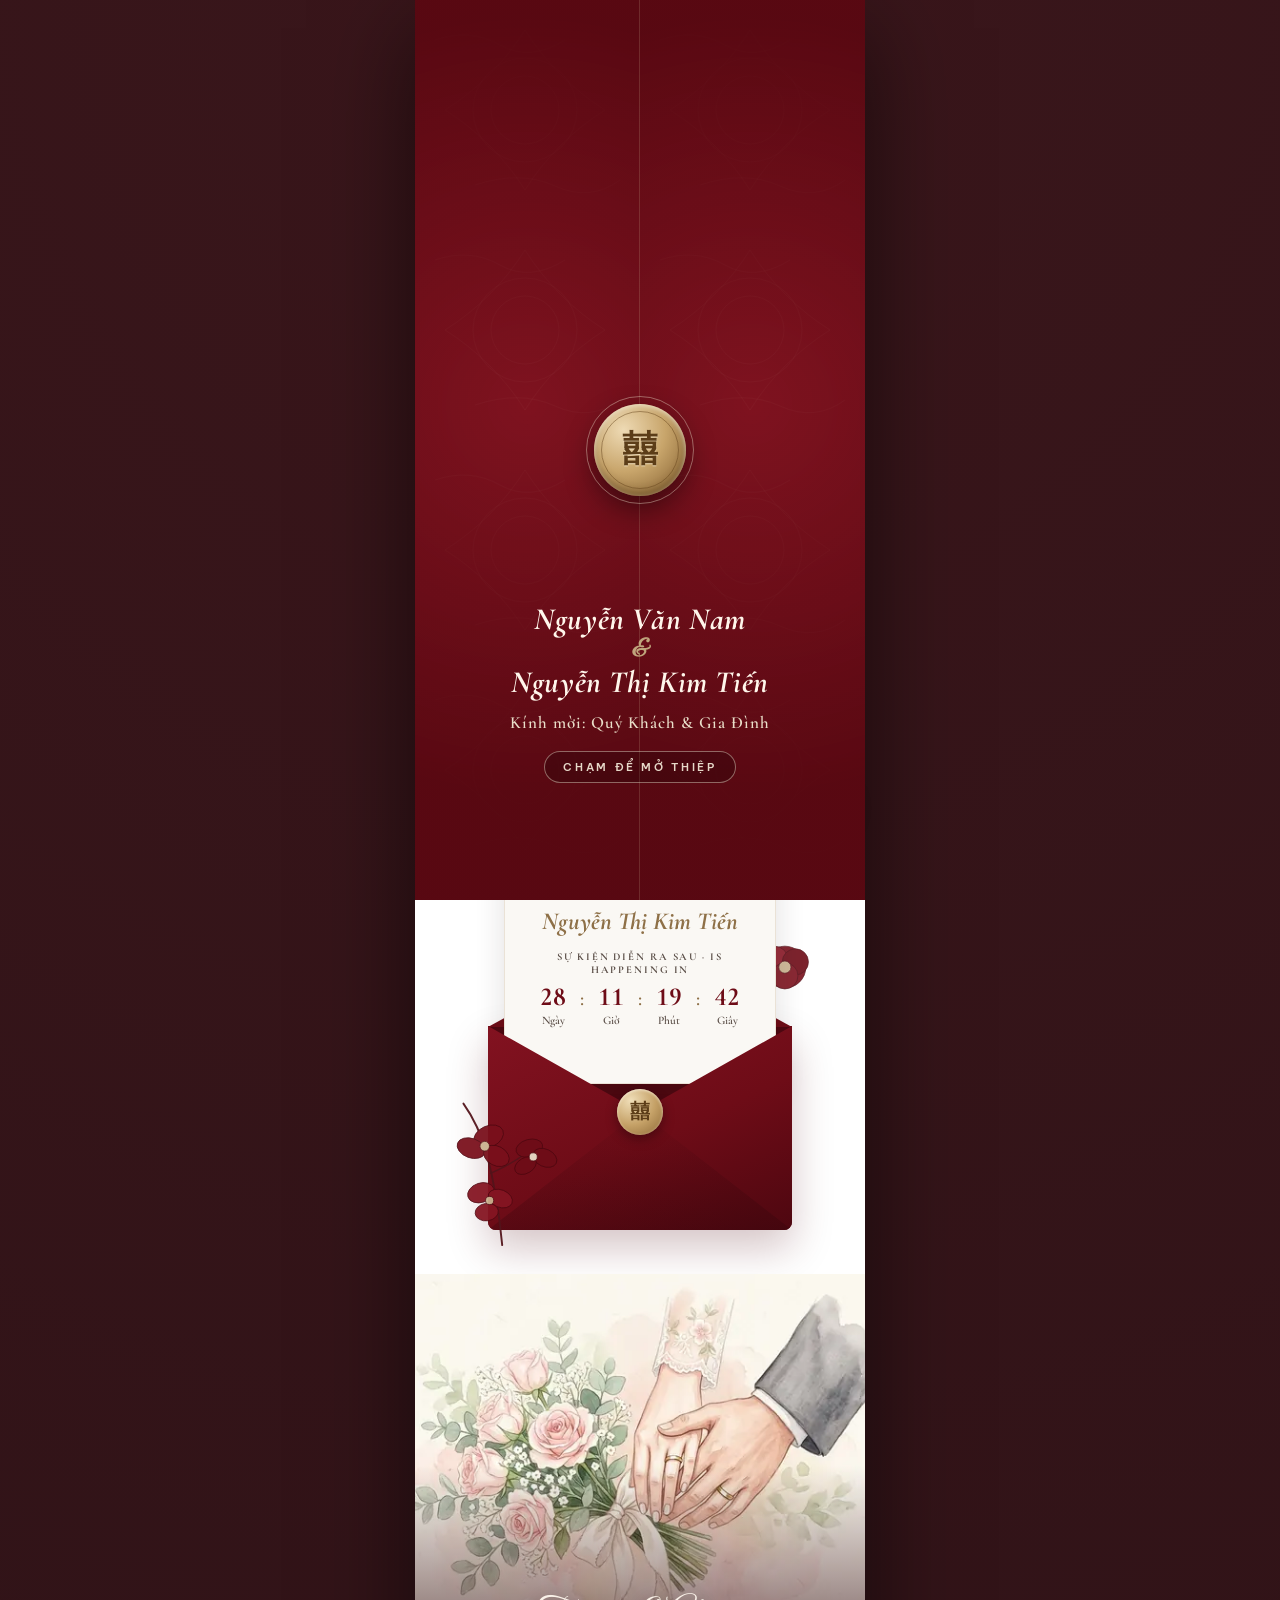
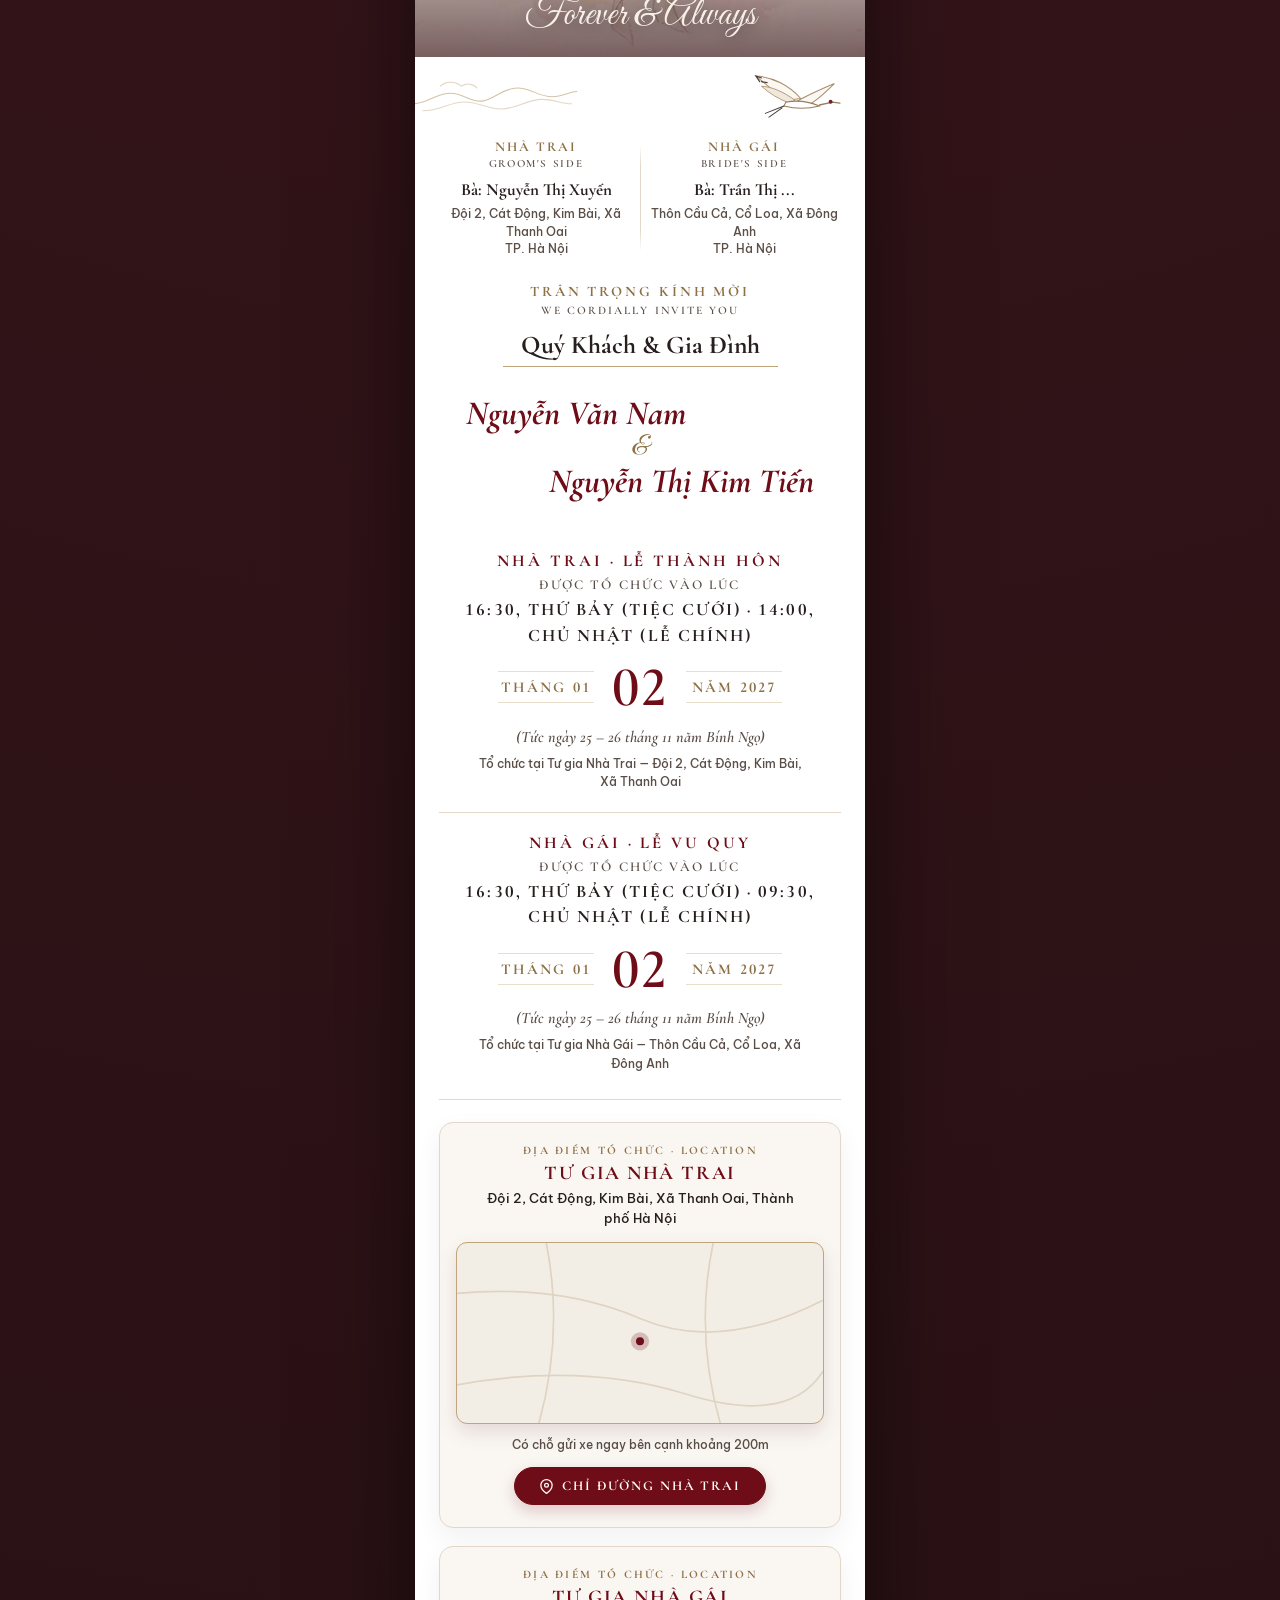
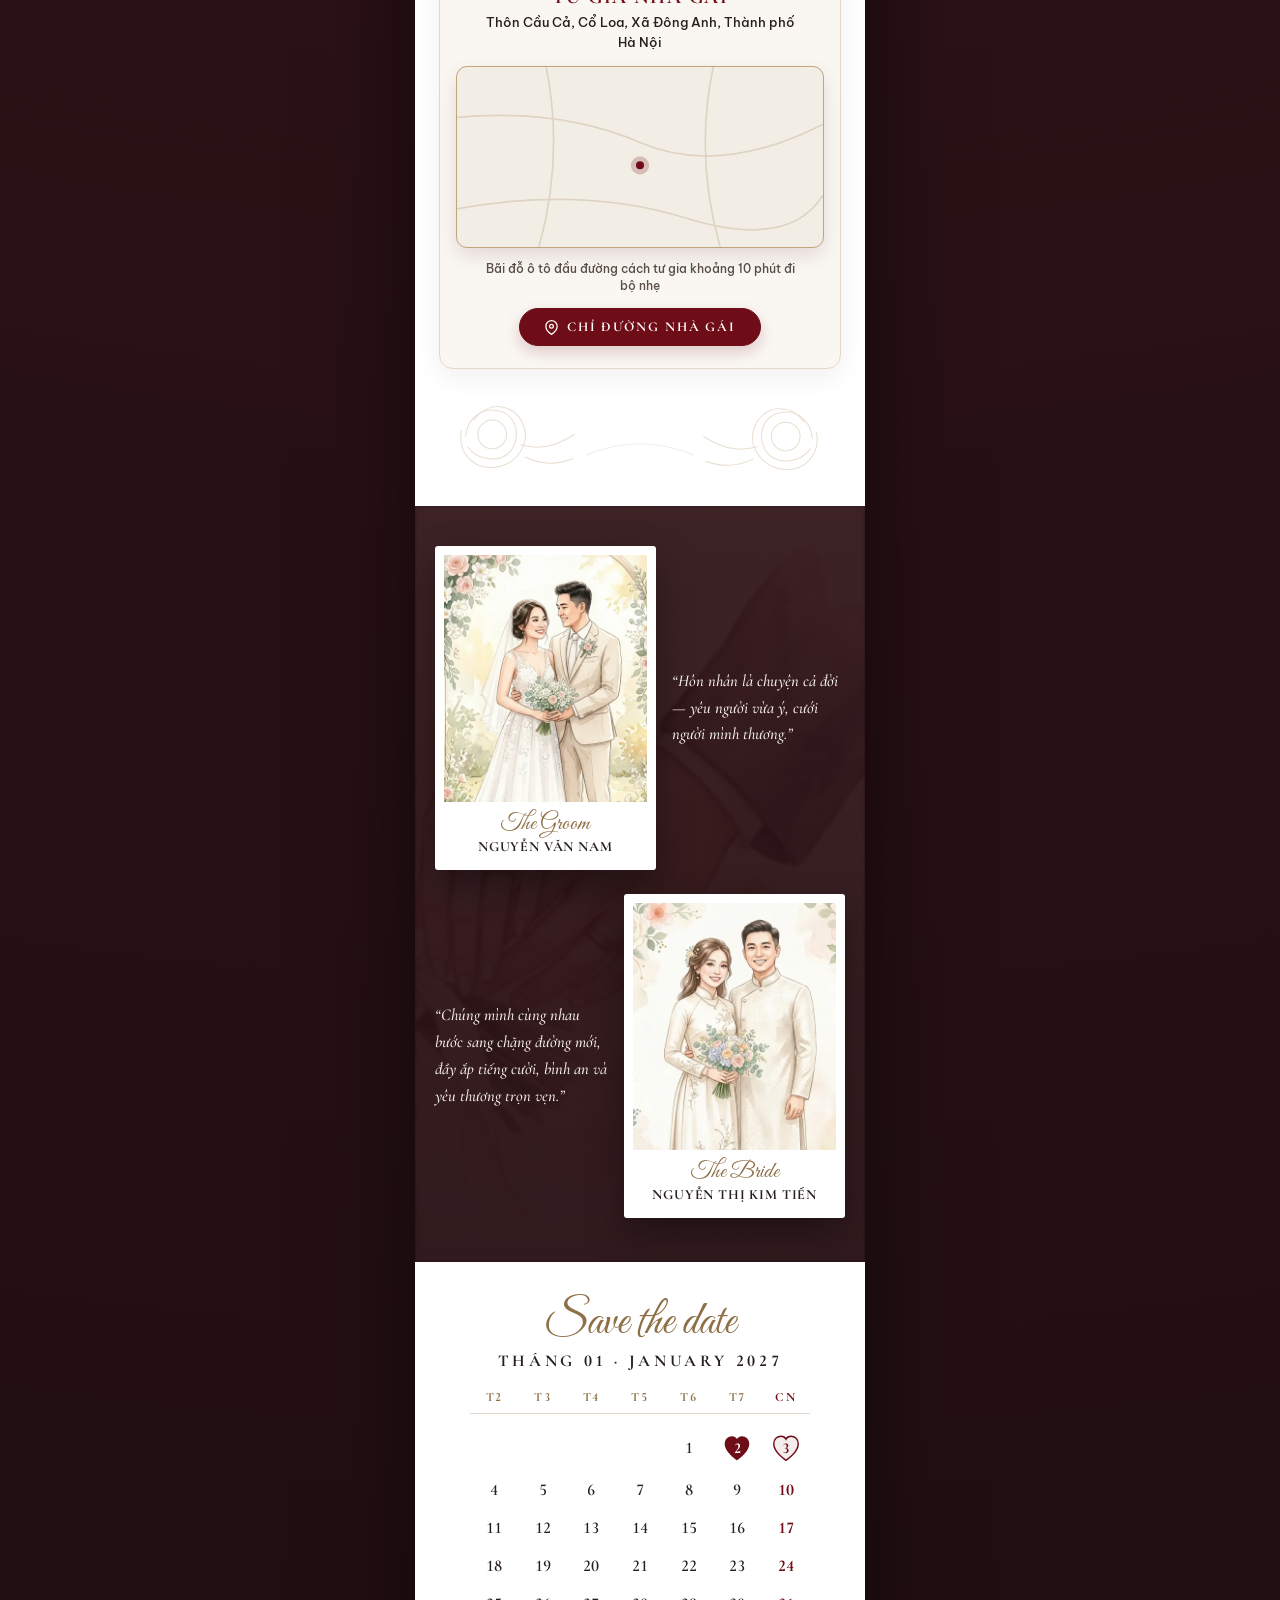
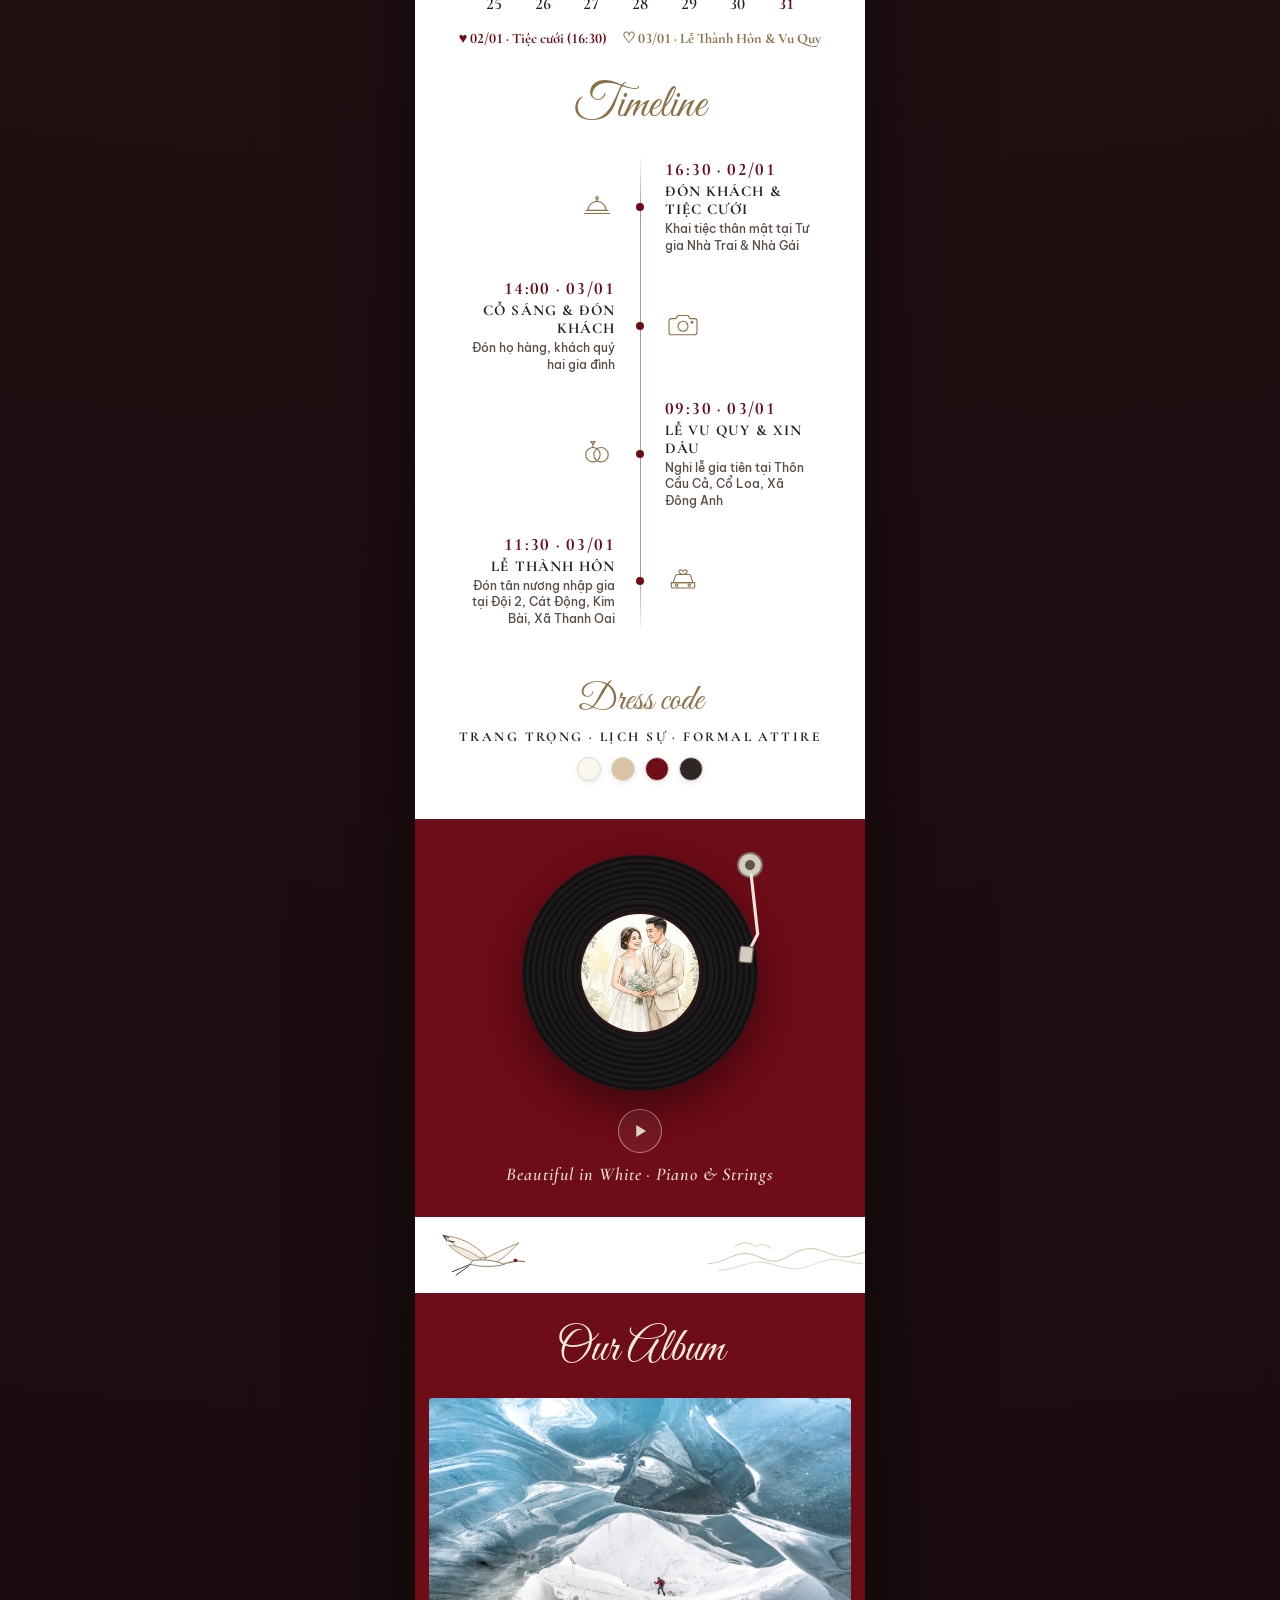
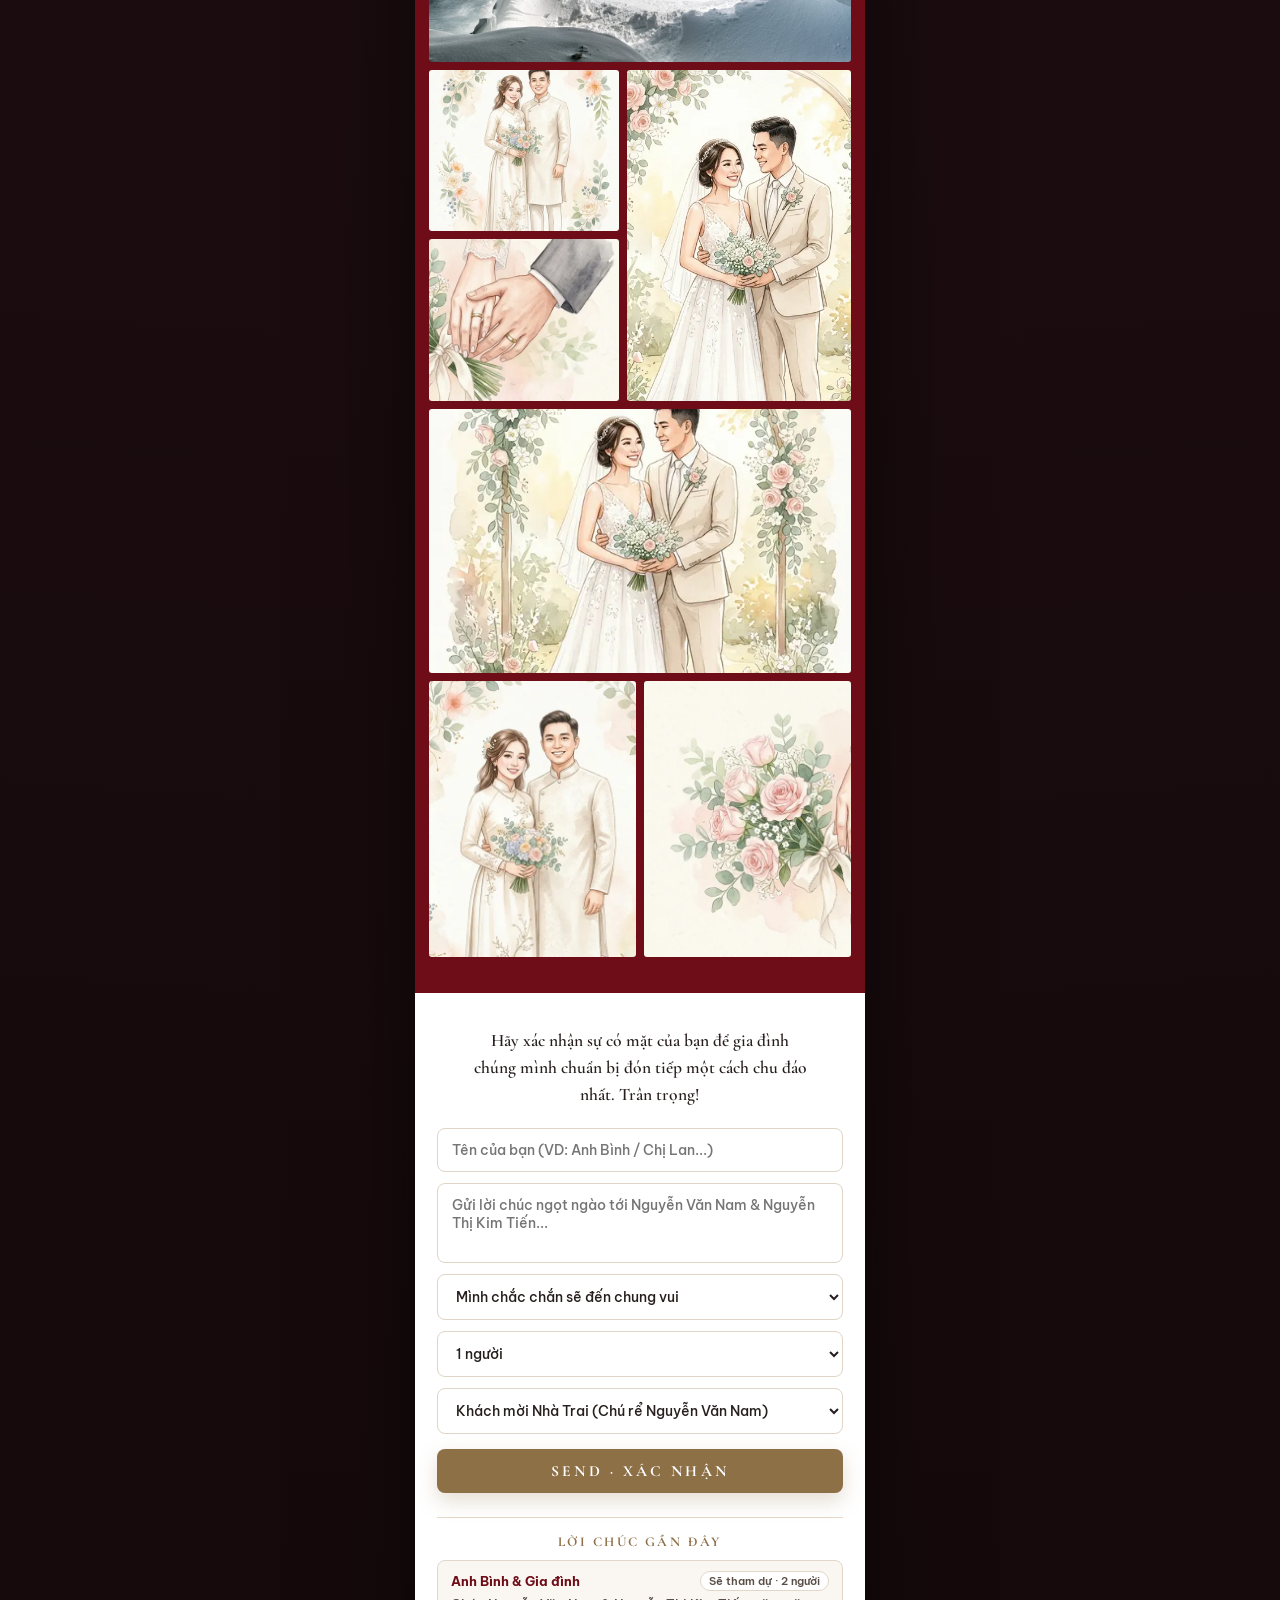
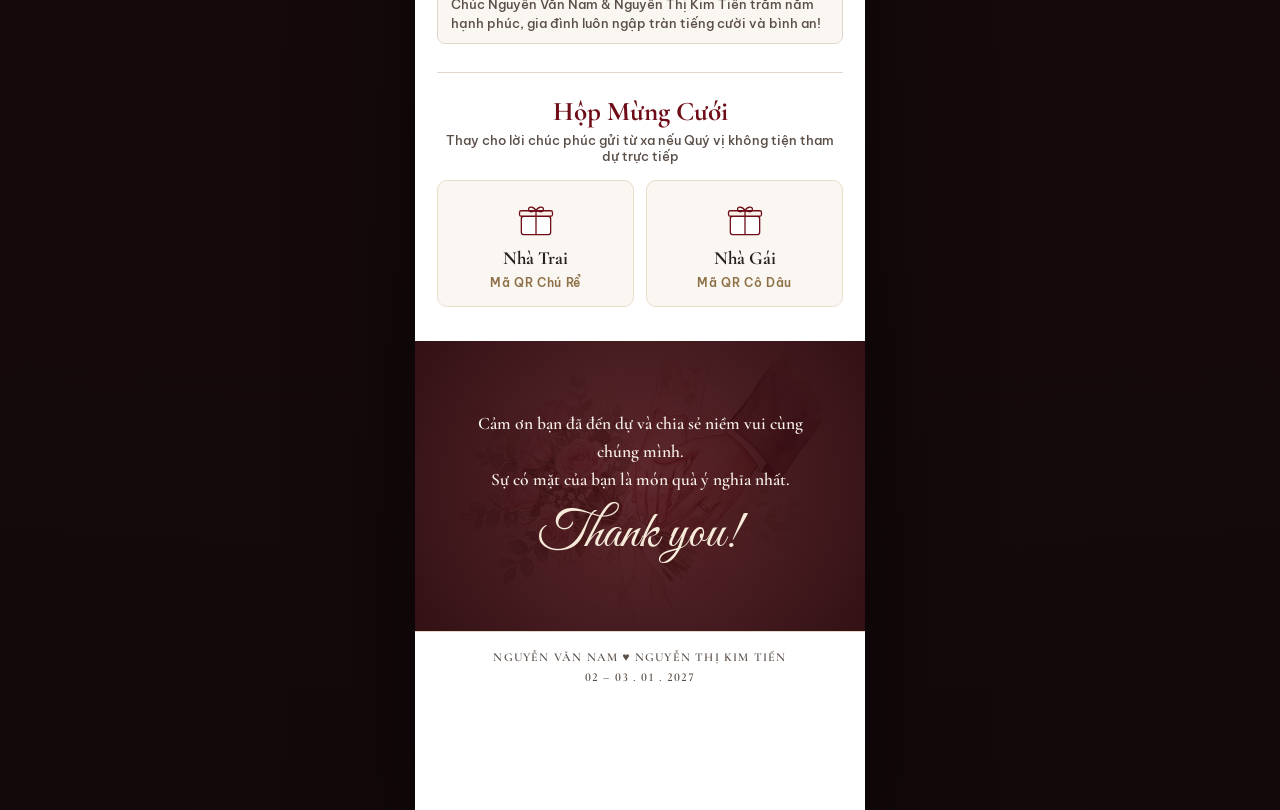
<file: index.html>
<!DOCTYPE html>
<html lang="vi">
<head>
  <meta charset="UTF-8" />
  <meta name="viewport" content="width=device-width, initial-scale=1.0, viewport-fit=cover" />
  <title>Thiệp Mời Cưới — Nguyễn Văn Nam &amp; Nguyễn Thị Kim Tiến (02–03.01.2027)</title>
  <meta name="description" content="Trân trọng kính mời Quý khách tới chung vui Tiệc Cưới (16:30 · 02/01/2027) & Lễ Thành Hôn / Lễ Vu Quy (03/01/2027) của Nguyễn Văn Nam & Nguyễn Thị Kim Tiến." />
  <meta name="theme-color" content="#6E0C17" />
  <link rel="icon" type="image/svg+xml" href="data:image/svg+xml,%3Csvg xmlns='http://www.w3.org/2000/svg' viewBox='0 0 64 64'%3E%3Crect width='64' height='64' rx='16' fill='%236E0C17'/%3E%3Ctext x='32' y='44' text-anchor='middle' fill='%23E9DEC9' font-family='serif' font-size='34'%3E%E5%9B%8D%3C/text%3E%3C/svg%3E" />

  <!-- Open Graph / Zalo / Facebook Preview -->
  <meta property="og:type" content="website" />
  <meta property="og:title" content="Thiệp Mời Cưới — Nguyễn Văn Nam & Nguyễn Thị Kim Tiến (02–03.01.2027)" />
  <meta property="og:description" content="Trân trọng kính mời Quý khách tới chung vui Tiệc Cưới (16:30 · 02/01/2027) & Lễ Thành Hôn / Lễ Vu Quy (03/01/2027) của Nguyễn Văn Nam & Nguyễn Thị Kim Tiến." />
  <meta property="og:image" content="https://thiepcuoi-vannam-kimtien.com/og-cover.jpeg" />
  <meta property="og:image:width" content="1200" />
  <meta property="og:image:height" content="630" />
  <meta property="og:locale" content="vi_VN" />

  <!-- Luxury Editorial Vietnamese Google Fonts (Cormorant Garamond + Great Vibes accents + Be Vietnam Pro) -->
  <link rel="preconnect" href="https://fonts.googleapis.com" />
  <link rel="preconnect" href="https://fonts.gstatic.com" crossorigin />
  <link href="https://fonts.googleapis.com/css2?family=Be+Vietnam+Pro:wght@400;500;600;700&family=Cormorant+Garamond:ital,wght@0,500;0,600;0,700;1,500;1,600;1,700&family=Great+Vibes&display=swap" rel="stylesheet" />

  <link rel="stylesheet" href="./assets/style.css" />
</head>
<body data-mode="both" data-base=".">

  <!-- ===== 0. IMPERIAL BURGUNDY DOUBLE-DOOR OPENING (JMII 00:00 - 00:02) ===== -->
  <div id="doorOverlay" class="door-overlay">
    <div id="doorStage" class="door-stage" role="button" tabindex="0" aria-label="Chạm dấu sáp vàng để mở thiệp cưới">
      <div class="door-panel left"></div>
      <div class="door-panel right"></div>

      <button type="button" class="door-seal-btn" aria-label="Mở thiệp cưới">
        <span class="door-seal-hy">囍</span>
      </button>

      <div class="door-caption">
        <p id="doorCouple" class="door-couple">Nguyễn Văn Nam<span class="door-amp">&amp;</span>Nguyễn Thị Kim Tiến</p>
        <p id="doorGuestLine" class="door-guest-line">Kính mời: Quý Khách &amp; Gia Đình</p>
        <span class="door-hint">Chạm để mở thiệp</span>
      </div>
    </div>
  </div>

  <!-- ===== MAIN LUXURY EDITORIAL INVITATION SHELL ===== -->
  <main class="shell">

    <!-- 1. FULL-BLEED CINEMATIC HERO COVER -->
    <section class="hero-cover">
      <img id="heroCoverImg" class="hero-cover-img" src="./images/hero-arch.webp" alt="Nguyễn Văn Nam &amp; Nguyễn Thị Kim Tiến" />
      <div class="hero-cover-scrim" aria-hidden="true"></div>
      <div class="hero-cover-text">
        <h1 id="heroCoupleNames" class="hero-couple-names">
          <span class="name-line">Nguyễn Văn Nam</span>
          <span class="amp">&amp;</span>
          <span class="name-line">Nguyễn Thị Kim Tiến</span>
        </h1>
        <p class="hero-save-line">Save Our Date</p>
        <p id="heroDateSub" class="hero-date-sub lnum">02 – 03 . 01 . 2027</p>
      </div>
    </section>

    <!-- INDOCHINE GOLD CLOUDS & CRANE TRANSITION -->
    <div class="ornament-band" aria-hidden="true">
      <div class="ornament-cloud-left"><svg viewBox="0 0 200 64" fill="none" stroke="#C6AE8A" stroke-width="1.2" stroke-linecap="round">
  <path d="M6 42 C24 42 32 30 50 30 C64 30 70 39 84 39 C98 39 108 24 126 24 C142 24 150 34 166 34 C178 34 186 28 194 28"/>
  <path d="M18 50 C38 50 48 40 66 40 C82 40 90 48 108 48 C126 48 136 37 154 37 C168 37 176 42 188 42" opacity="0.65"/>
  <path d="M38 22 C44 16 56 16 62 22 C68 18 76 19 80 24" opacity="0.7"/>
</svg></div>
      <div class="ornament-crane-right"><svg viewBox="0 0 120 76" fill="none">
  <path d="M64 38 C52 24 34 15 16 14 C28 24 38 33 50 40 Z" fill="#FBF8F3" stroke="#A2855E" stroke-width="1.1"/>
  <path d="M58 40 C46 31 32 25 22 25 C31 33 41 39 52 43 Z" fill="#EFE7DA" stroke="#A2855E" stroke-width="0.9"/>
  <path d="M60 41 C72 34 86 28 100 22 C90 32 82 40 72 45 Z" fill="#FBF8F3" stroke="#A2855E" stroke-width="1.1"/>
  <path d="M48 42 C58 40 72 41 84 46 C72 49 58 49 46 46 Z" fill="#FFFFFF" stroke="#8F7350" stroke-width="1.1"/>
  <path d="M84 45 L98 42 L106 43" stroke="#8F7350" stroke-width="1.4" stroke-linecap="round"/>
  <circle cx="96" cy="41.5" r="2.1" fill="#6E0C17"/>
  <path d="M46 46 L26 54 M44 48 L30 58" stroke="#342B28" stroke-width="1.1" stroke-linecap="round"/>
  <path d="M22 16 L16 14 L20 20 M28 21 L22 20" stroke="#342B28" stroke-width="1.2" stroke-linecap="round"/>
</svg></div>
    </div>

    <!-- 2. SELF-OPENING BURGUNDY ENVELOPE & RISING COUNTDOWN LETTER (JMII 00:05 - 00:09) -->
    <section class="envelope-stage-section">
      <div id="envScene" class="env-scene" title="Chạm để đóng / mở phong bì">
        <div class="orchid-accent-left" aria-hidden="true"><svg viewBox="0 0 130 165" fill="none">
  <path d="M58 160 C55 128 50 96 42 66 C36 44 28 28 18 14" stroke="#53141B" stroke-width="2" stroke-linecap="round"/>
  <path d="M46 86 C64 78 82 68 96 54" stroke="#53141B" stroke-width="1.5" stroke-linecap="round"/>
  <g fill="#7A101C" stroke="#4D0810" stroke-width="0.8">
    <ellipse cx="44" cy="48" rx="16" ry="11" transform="rotate(-24 44 48)"/>
    <ellipse cx="26" cy="60" rx="15" ry="10" transform="rotate(20 26 60)"/>
    <ellipse cx="52" cy="68" rx="14" ry="10" transform="rotate(28 52 68)"/>
    <circle cx="40" cy="58" r="5" fill="#CBB390"/>
  </g>
  <g fill="#6E0C17" stroke="#4D0810" stroke-width="0.8">
    <ellipse cx="86" cy="60" rx="14" ry="9" transform="rotate(-15 86 60)"/>
    <ellipse cx="102" cy="70" rx="13" ry="9" transform="rotate(25 102 70)"/>
    <ellipse cx="82" cy="78" rx="12" ry="8" transform="rotate(-30 82 78)"/>
    <circle cx="90" cy="69" r="4.2" fill="#E9DEC9"/>
  </g>
  <g fill="#851522" stroke="#4D0810" stroke-width="0.8">
    <ellipse cx="36" cy="106" rx="14" ry="10" transform="rotate(-18 36 106)"/>
    <ellipse cx="56" cy="112" rx="13" ry="9" transform="rotate(22 56 112)"/>
    <ellipse cx="42" cy="126" rx="12" ry="9" transform="rotate(-8 42 126)"/>
    <circle cx="45" cy="114" r="4.2" fill="#CBB390"/>
  </g>
</svg></div>
        <div class="peony-accent-right" aria-hidden="true">
          <svg viewBox="0 0 110 110" fill="none">
            <g fill="#7A101C" stroke="#4D0810" stroke-width="0.8">
              <circle cx="56" cy="54" r="24"/>
              <circle cx="44" cy="46" r="16" fill="#8C1826"/>
              <circle cx="68" cy="48" r="15" fill="#6E0C17"/>
              <circle cx="56" cy="64" r="15" fill="#7D121F"/>
              <circle cx="56" cy="54" r="7" fill="#CBB390"/>
            </g>
          </svg>
        </div>

        <div class="env-pocket-back">
          <div class="env-flap-tri"></div>

          <div class="env-letter-card">
            <p id="letterKicker" class="letter-kicker">Trân trọng kính mời dự lễ cưới của<br/>You're invited to the wedding of</p>
            <p id="letterNames" class="letter-names">
              <span class="letter-line">Nguyễn Văn Nam</span>
              <span class="amp-small">&amp;</span>
              <span class="letter-line">Nguyễn Thị Kim Tiến</span>
            </p>
            <p class="letter-cd-kicker">Sự kiện diễn ra sau · Is happening in</p>
            <div class="letter-cd-row lnum">
              <div class="lcd-unit-col"><span id="cdDays" class="lcd-num">00</span><span class="lcd-lbl">Ngày</span></div>
              <span class="lcd-sep">:</span>
              <div class="lcd-unit-col"><span id="cdHours" class="lcd-num">00</span><span class="lcd-lbl">Giờ</span></div>
              <span class="lcd-sep">:</span>
              <div class="lcd-unit-col"><span id="cdMins" class="lcd-num">00</span><span class="lcd-lbl">Phút</span></div>
              <span class="lcd-sep">:</span>
              <div class="lcd-unit-col"><span id="cdSecs" class="lcd-num">00</span><span class="lcd-lbl">Giây</span></div>
            </div>
          </div>

          <div class="env-pocket-front"></div>
          <div class="env-mini-seal" aria-hidden="true">囍</div>
        </div>
      </div>
    </section>

    <!-- 3. FULL-BLEED "Forever & Always" INTERLUDE PHOTO -->
    <section id="interludePhoto" class="interlude-photo reveal">
      <img id="interludeImg" src="./images/banner-rings.webp" alt="Forever and Always" loading="lazy" />
      <p class="interlude-script">Forever &amp; Always</p>
    </section>

    <!-- INDOCHINE CLOUDS & CRANE ABOVE FORMAL SUITE -->
    <div class="ornament-band" aria-hidden="true">
      <div class="ornament-cloud-left"><svg viewBox="0 0 200 64" fill="none" stroke="#C6AE8A" stroke-width="1.2" stroke-linecap="round">
  <path d="M6 42 C24 42 32 30 50 30 C64 30 70 39 84 39 C98 39 108 24 126 24 C142 24 150 34 166 34 C178 34 186 28 194 28"/>
  <path d="M18 50 C38 50 48 40 66 40 C82 40 90 48 108 48 C126 48 136 37 154 37 C168 37 176 42 188 42" opacity="0.65"/>
  <path d="M38 22 C44 16 56 16 62 22 C68 18 76 19 80 24" opacity="0.7"/>
</svg></div>
      <div class="ornament-crane-right"><svg viewBox="0 0 120 76" fill="none">
  <path d="M64 38 C52 24 34 15 16 14 C28 24 38 33 50 40 Z" fill="#FBF8F3" stroke="#A2855E" stroke-width="1.1"/>
  <path d="M58 40 C46 31 32 25 22 25 C31 33 41 39 52 43 Z" fill="#EFE7DA" stroke="#A2855E" stroke-width="0.9"/>
  <path d="M60 41 C72 34 86 28 100 22 C90 32 82 40 72 45 Z" fill="#FBF8F3" stroke="#A2855E" stroke-width="1.1"/>
  <path d="M48 42 C58 40 72 41 84 46 C72 49 58 49 46 46 Z" fill="#FFFFFF" stroke="#8F7350" stroke-width="1.1"/>
  <path d="M84 45 L98 42 L106 43" stroke="#8F7350" stroke-width="1.4" stroke-linecap="round"/>
  <circle cx="96" cy="41.5" r="2.1" fill="#6E0C17"/>
  <path d="M46 46 L26 54 M44 48 L30 58" stroke="#342B28" stroke-width="1.1" stroke-linecap="round"/>
  <path d="M22 16 L16 14 L20 20 M28 21 L22 20" stroke="#342B28" stroke-width="1.2" stroke-linecap="round"/>
</svg></div>
    </div>

    <!-- 4. FORMAL TWO-FAMILY INVITATION SUITE (JMII 00:11 - 00:18) -->
    <section id="secInvite" class="formal-suite">
      <div class="families-formal">
        <div class="reveal from-left">
          <p id="famLeftVi" class="fam-col-title">Nhà Trai</p>
          <p id="famLeftEn" class="fam-col-en">Groom's Side</p>
          <p id="famLeftParent" class="fam-col-parent">Bà: Nguyễn Thị ...</p>
          <p id="famLeftAddr" class="fam-col-addr">Thị trấn Kim Bài, Xã Thanh Oai<br/>TP. Hà Nội</p>
        </div>
        <div class="reveal from-right">
          <p id="famRightVi" class="fam-col-title">Nhà Gái</p>
          <p id="famRightEn" class="fam-col-en">Bride's Side</p>
          <p id="famRightParent" class="fam-col-parent">Bà: Trần Thị ...</p>
          <p id="famRightAddr" class="fam-col-addr">Thôn Cầu Cả, Cổ Loa, Xã Đông Anh<br/>TP. Hà Nội</p>
        </div>
      </div>

      <div class="reveal">
        <p class="invite-formal-kicker">Trân Trọng Kính Mời</p>
        <p class="invite-formal-en">We Cordially Invite You</p>
        <p id="formalGuestName" class="guest-underline">Quý Khách &amp; Gia Đình</p>
      </div>

      <div class="formal-couple-names reveal">
        <p id="formalNameTop" class="formal-name-top">Nguyễn Văn Nam</p>
        <span class="formal-name-amp" aria-hidden="true">&amp;</span>
        <p id="formalNameBottom" class="formal-name-bottom">Nguyễn Thị Kim Tiến</p>
      </div>

      <div id="formalEventsList"></div>
      <div id="formalVenuesList" class="formal-venues"></div>

      <div class="peony-footer-svg" aria-hidden="true"><svg viewBox="0 0 380 110" fill="none" stroke="#C9B393" stroke-width="1" stroke-linecap="round">
  <g transform="translate(46,56)">
    <circle cx="0" cy="0" r="14"/><path d="M-26 2 C-24 -18 -8 -28 10 -22 C24 -16 28 2 18 16 C8 28 -14 26 -24 12"/>
    <path d="M-18 -14 C-4 -34 22 -30 30 -10 C38 8 24 30 2 32 C-18 34 -34 18 -30 -4"/>
    <path d="M28 10 C48 16 64 10 80 0 M32 22 C48 30 62 30 78 24"/>
  </g>
  <g transform="translate(332,58) scale(-1,1)">
    <circle cx="0" cy="0" r="14"/><path d="M-26 2 C-24 -18 -8 -28 10 -22 C24 -16 28 2 18 16 C8 28 -14 26 -24 12"/>
    <path d="M-18 -14 C-4 -34 22 -30 30 -10 C38 8 24 30 2 32 C-18 34 -34 18 -30 -4"/>
    <path d="M28 10 C48 16 64 10 80 0 M32 22 C48 30 62 30 78 24"/>
  </g>
  <path d="M138 76 Q190 54 242 76" opacity="0.55"/>
</svg></div>
    </section>

    <!-- 5. DARK EDITORIAL POLAROID COUPLE STORY (JMII 00:19 - 00:22) -->
    <section class="polaroid-story">
      <img id="storyBgImg" class="polaroid-story-bg" src="./images/hands-rings.webp" alt="" aria-hidden="true" loading="lazy" />

      <div class="story-grid">
        <div class="story-row">
          <div id="polaroidCard1" class="polaroid-card reveal from-left">
            <img id="polaroid1Img" class="polaroid-img" src="./images/arch-closeup.webp" alt="Chú Rể Nguyễn Văn Nam" loading="lazy" />
            <p id="polaroid1Role" class="polaroid-role">The Groom</p>
            <p id="polaroid1Name" class="polaroid-name">Nguyễn Văn Nam</p>
          </div>
          <p class="story-copy reveal from-right">
            “Hôn nhân là chuyện cả đời — yêu người vừa ý, cưới người mình thương.”
          </p>
        </div>

        <div class="story-row reverse">
          <p class="story-copy reveal from-left">
            “Chúng mình cùng nhau bước sang chặng đường mới, đầy ắp tiếng cười, bình an và yêu thương trọn vẹn.”
          </p>
          <div id="polaroidCard2" class="polaroid-card reveal from-right">
            <img id="polaroid2Img" class="polaroid-img" src="./images/aodai-closeup.webp" alt="Cô Dâu Nguyễn Thị Kim Tiến" loading="lazy" />
            <p id="polaroid2Role" class="polaroid-role">The Bride</p>
            <p id="polaroid2Name" class="polaroid-name">Nguyễn Thị Kim Tiến</p>
          </div>
        </div>
      </div>
    </section>

    <!-- 6. SAVE THE DATE CALENDAR, VERTICAL TIMELINE & DRESS CODE (JMII 00:22 - 00:26) -->
    <section id="secSchedule" class="schedule-suite">
      <div class="reveal">
        <p class="accent-heading">Save the date</p>
        <p id="calSubMonth" class="cal-sub-month lnum">Tháng 01 · January 2027</p>
      </div>

      <div class="reveal">
        <div class="cal-clean-grid">
          <div class="cal-hd">T2</div>
          <div class="cal-hd">T3</div>
          <div class="cal-hd">T4</div>
          <div class="cal-hd">T5</div>
          <div class="cal-hd">T6</div>
          <div class="cal-hd">T7</div>
          <div class="cal-hd" style="color:var(--burgundy);">CN</div>
        </div>
        <div id="calendarDays" class="cal-clean-grid"></div>
        <div id="calNotes" class="cal-notes">
          <span><strong style="color:var(--burgundy);">♥ 02/01</strong> · Tiệc cưới (16:30)</span>
          <span><strong style="color:var(--gold);">♡ 03/01</strong> · Lễ Thành Hôn &amp; Vu Quy</span>
        </div>
      </div>

      <div class="reveal">
        <p class="accent-heading">Timeline</p>
      </div>
      <div id="timelineAxis" class="timeline-axis"></div>

      <div class="dresscode-wrap reveal">
        <p class="dress-title">Dress code</p>
        <p class="dress-sub">Trang Trọng · Lịch Sự · Formal Attire</p>
        <div class="dress-swatches" aria-label="Gợi ý bảng màu trang phục">
          <span class="swatch" style="background:#FAF6F0;" title="Kem ngà"></span>
          <span class="swatch" style="background:#D8C3A5;" title="Be vàng"></span>
          <span class="swatch" style="background:#6E0C17;" title="Đỏ rượu vang"></span>
          <span class="swatch" style="background:#2F2726;" title="Đen thanh lịch"></span>
        </div>
      </div>
    </section>

    <!-- 7. SPINNING VINYL RECORD PLAYER FEATURE BLOCK (JMII 00:26 - 00:27) -->
    <section id="vinylSection" class="vinyl-section">
      <div id="vinylStage" class="vinyl-stage reveal" title="Chạm đĩa nhạc để bật / tạm dừng Beautiful in White">
        <div class="vinyl-record">
          <img id="vinylLabelImg" class="vinyl-label-img" src="./images/arch-closeup.webp" alt="Beautiful in White" loading="lazy" />
        </div>
        <svg class="vinyl-arm" viewBox="0 0 68 112" fill="none" aria-hidden="true">
          <circle cx="48" cy="18" r="12" fill="#D5CCC0" stroke="#7A7066" stroke-width="2"/>
          <circle cx="48" cy="18" r="5" fill="#5D544C"/>
          <path d="M46 28 L34 86 L22 98" stroke="#EAE3DA" stroke-width="3.2" stroke-linecap="round" stroke-linejoin="round"/>
          <rect x="14" y="92" width="13" height="16" rx="2" transform="rotate(24 14 92)" fill="#D5CCC0" stroke="#6E645B" stroke-width="1.2"/>
        </svg>
      </div>

      <button id="vinylPlayBtn" type="button" class="vinyl-play-btn" aria-label="Phát hoặc tạm dừng nhạc nền">
        <svg id="vinylPlayIcon" width="18" height="18" viewBox="0 0 24 24" aria-hidden="true">
          <polygon points="7,4 20,12 7,20" fill="currentColor"/>
        </svg>
      </button>
      <p class="vinyl-song-name">Beautiful in White · Piano &amp; Strings</p>
    </section>

    <!-- INDOCHINE CRANE & CLOUD TRANSITION INTO ALBUM -->
    <div class="ornament-band" aria-hidden="true">
      <div class="ornament-crane-left"><svg viewBox="0 0 120 76" fill="none">
  <path d="M64 38 C52 24 34 15 16 14 C28 24 38 33 50 40 Z" fill="#FBF8F3" stroke="#A2855E" stroke-width="1.1"/>
  <path d="M58 40 C46 31 32 25 22 25 C31 33 41 39 52 43 Z" fill="#EFE7DA" stroke="#A2855E" stroke-width="0.9"/>
  <path d="M60 41 C72 34 86 28 100 22 C90 32 82 40 72 45 Z" fill="#FBF8F3" stroke="#A2855E" stroke-width="1.1"/>
  <path d="M48 42 C58 40 72 41 84 46 C72 49 58 49 46 46 Z" fill="#FFFFFF" stroke="#8F7350" stroke-width="1.1"/>
  <path d="M84 45 L98 42 L106 43" stroke="#8F7350" stroke-width="1.4" stroke-linecap="round"/>
  <circle cx="96" cy="41.5" r="2.1" fill="#6E0C17"/>
  <path d="M46 46 L26 54 M44 48 L30 58" stroke="#342B28" stroke-width="1.1" stroke-linecap="round"/>
  <path d="M22 16 L16 14 L20 20 M28 21 L22 20" stroke="#342B28" stroke-width="1.2" stroke-linecap="round"/>
</svg></div>
      <div class="ornament-cloud-right"><svg viewBox="0 0 200 64" fill="none" stroke="#C6AE8A" stroke-width="1.2" stroke-linecap="round">
  <path d="M6 42 C24 42 32 30 50 30 C64 30 70 39 84 39 C98 39 108 24 126 24 C142 24 150 34 166 34 C178 34 186 28 194 28"/>
  <path d="M18 50 C38 50 48 40 66 40 C82 40 90 48 108 48 C126 48 136 37 154 37 C168 37 176 42 188 42" opacity="0.65"/>
  <path d="M38 22 C44 16 56 16 62 22 C68 18 76 19 80 24" opacity="0.7"/>
</svg></div>
    </div>

    <!-- 8. IMPERIAL BURGUNDY "Our Album" GALLERY (JMII 00:28 - 00:33) -->
    <section id="secAlbum" class="album-burgundy">
      <h2 class="album-heading reveal">Our Album</h2>

      <div class="album-grid">
        <div class="al-frame wide reveal" data-album-idx="0">
          <img src="./images/banner-rings.webp" alt="Ảnh cưới 1" loading="lazy" />
        </div>

        <div class="album-row-asym">
          <div class="album-stack-col">
            <div class="al-frame square reveal from-left" data-album-idx="1">
              <img src="./images/aodai-full.webp" alt="Ảnh cưới 2" loading="lazy" />
            </div>
            <div class="al-frame square reveal from-left" data-album-idx="3">
              <img src="./images/hands-rings.webp" alt="Ảnh cưới 4" loading="lazy" />
            </div>
          </div>
          <div class="al-frame fill reveal from-right" data-album-idx="2">
            <img src="./images/arch-closeup.webp" alt="Ảnh cưới 3" loading="lazy" />
          </div>
        </div>

        <div class="al-frame wide reveal" data-album-idx="4">
          <img src="./images/hero-arch.webp" alt="Ảnh cưới 5" loading="lazy" />
        </div>

        <div class="album-row-two">
          <div class="al-frame tall reveal from-left" data-album-idx="5">
            <img src="./images/aodai-closeup.webp" alt="Ảnh cưới 6" loading="lazy" />
          </div>
          <div class="al-frame tall reveal from-right" data-album-idx="6">
            <img src="./images/bouquet.webp" alt="Ảnh cưới 7" loading="lazy" />
          </div>
        </div>
      </div>
    </section>

    <!-- 9. RSVP FORM & MINIMALIST HỘP MỪNG CƯỚI (JMII 00:33 - 00:38) -->
    <section id="secRsvp" class="rsvp-suite">
      <p id="rsvpIntro" class="rsvp-intro reveal">
        Hãy xác nhận sự có mặt của bạn để gia đình chúng mình chuẩn bị đón tiếp một cách chu đáo nhất. Trân trọng!
      </p>

      <form id="rsvpForm" class="rsvp-form reveal">
        <input id="rsvpName" type="text" required class="rsvp-field" placeholder="Tên của bạn (VD: Anh Bình / Chị Lan...)" />
        <textarea id="rsvpWish" rows="3" class="rsvp-field" style="resize:none;" placeholder="Gửi lời chúc ngọt ngào tới Nguyễn Văn Nam &amp; Nguyễn Thị Kim Tiến..."></textarea>

        <select id="rsvpStatus" class="rsvp-field" aria-label="Xác nhận tham dự">
          <option value="Sẽ tham dự">Mình chắc chắn sẽ đến chung vui</option>
          <option value="Rất tiếc bận">Rất tiếc mình không thể tham dự</option>
        </select>

        <select id="rsvpCount" class="rsvp-field" aria-label="Số người tham dự">
          <option value="1 người">1 người</option>
          <option value="2 người">2 người</option>
          <option value="3-4 người">3 – 4 người (Gia đình)</option>
        </select>

        <select id="rsvpSide" class="rsvp-field" aria-label="Khách mời của gia đình nào">
          <option value="Khách Nhà Trai">Khách mời Nhà Trai (Chú rể Nguyễn Văn Nam)</option>
          <option value="Khách Nhà Gái">Khách mời Nhà Gái (Cô dâu Nguyễn Thị Kim Tiến)</option>
        </select>

        <button id="rsvpSubmitBtn" type="submit" class="rsvp-submit">Send · Xác Nhận</button>
      </form>

      <div class="wishes-drawer reveal">
        <p class="wishes-kicker">Lời Chúc Gần Đây</p>
        <div id="wishesList" class="wishes-list">
          <div class="wish-card">
            <div class="wish-top">
              <span class="wish-author">Anh Bình &amp; Gia đình</span>
              <span class="wish-tag">Sẽ tham dự · 2 người</span>
            </div>
            <p class="wish-body">Chúc Nguyễn Văn Nam &amp; Nguyễn Thị Kim Tiến trăm năm hạnh phúc, gia đình luôn ngập tràn tiếng cười và bình an!</p>
          </div>
        </div>
      </div>

      <!-- Minimalist Hộp Mừng Cưới -->
      <div id="secGift" class="gift-block reveal">
        <h2 class="gift-heading">Hộp Mừng Cưới</h2>
        <p class="gift-note">Thay cho lời chúc phúc gửi từ xa nếu Quý vị không tiện tham dự trực tiếp</p>
        <div class="gift-duo">
          <button id="giftTileGroom" type="button" class="gift-tile btn-open-gift" data-qr-open="groom">
            <svg class="gift-tile-icon" viewBox="0 0 48 48" fill="none" stroke="#6E0C17" stroke-width="1.4" stroke-linecap="round" stroke-linejoin="round" aria-hidden="true">
              <rect x="8" y="21" width="32" height="20" rx="2.5" fill="#FFFFFF"/>
              <rect x="6" y="15" width="36" height="6" rx="2" fill="#FAF2E8"/>
              <path d="M24 15v26M24 15c-2.5-5-9-5-8-1s5.5 1 8 1Zm0 0c2.5-5 9-5 8-1s-5.5 1-8 1Z"/>
            </svg>
            <span class="gift-tile-title">Nhà Trai</span>
            <span class="gift-tile-sub">Mã QR Chú Rể</span>
          </button>

          <button id="giftTileBride" type="button" class="gift-tile btn-open-gift" data-qr-open="bride">
            <svg class="gift-tile-icon" viewBox="0 0 48 48" fill="none" stroke="#6E0C17" stroke-width="1.4" stroke-linecap="round" stroke-linejoin="round" aria-hidden="true">
              <rect x="8" y="21" width="32" height="20" rx="2.5" fill="#FFFFFF"/>
              <rect x="6" y="15" width="36" height="6" rx="2" fill="#FAF2E8"/>
              <path d="M24 15v26M24 15c-2.5-5-9-5-8-1s5.5 1 8 1Zm0 0c2.5-5 9-5 8-1s-5.5 1-8 1Z"/>
            </svg>
            <span class="gift-tile-title">Nhà Gái</span>
            <span class="gift-tile-sub">Mã QR Cô Dâu</span>
          </button>
        </div>
      </div>
    </section>

    <!-- 10. CINEMATIC DARK-VIGNETTE "Thank you!" FOOTER (JMII 00:36 - 00:37) -->
    <footer class="footer-cinema">
      <img id="footerBgImg" class="footer-cinema-bg" src="./images/banner-rings.webp" alt="" aria-hidden="true" loading="lazy" />
      <div class="footer-cinema-inner reveal">
        <p id="footerQuote" class="footer-quote">
          Cảm ơn bạn đã đến dự và chia sẻ niềm vui cùng chúng mình.<br/>
          Sự có mặt của bạn là món quà ý nghĩa nhất.
        </p>
        <p class="footer-thanks-script">Thank you!</p>
      </div>
    </footer>
    <div class="footer-bar lnum">
      <span id="footerBrand">NGUYỄN VĂN NAM ♥ NGUYỄN THỊ KIM TIẾN</span>
      <span id="footerDate">02 – 03 . 01 . 2027</span>
    </div>

  </main>

  <!-- FIXED BOTTOM QUICK-NAVIGATION MENU -->
  <nav id="bottomNav" class="bottom-nav" aria-label="Điều hướng nhanh các mục chính">
    <button type="button" class="bnav-item active" data-target="secInvite">
      <svg viewBox="0 0 24 24" fill="none" stroke="currentColor" stroke-linecap="round" stroke-linejoin="round" aria-hidden="true">
        <rect x="3" y="5" width="18" height="14" rx="2"></rect>
        <path d="m3 7 9 6 9-6"></path>
      </svg>
      <span>Lời mời</span>
    </button>
    <button type="button" class="bnav-item" data-target="secSchedule">
      <svg viewBox="0 0 24 24" fill="none" stroke="currentColor" stroke-linecap="round" stroke-linejoin="round" aria-hidden="true">
        <rect x="3" y="4" width="18" height="18" rx="2"></rect>
        <path d="M16 2v4M8 2v4M3 10h18"></path>
      </svg>
      <span>Lịch trình</span>
    </button>
    <button type="button" class="bnav-item" data-target="secAlbum">
      <svg viewBox="0 0 24 24" fill="none" stroke="currentColor" stroke-linecap="round" stroke-linejoin="round" aria-hidden="true">
        <rect x="3" y="4" width="18" height="16" rx="2"></rect>
        <circle cx="8.5" cy="9.5" r="1.5"></circle>
        <path d="m21 16-5-5L5 20"></path>
      </svg>
      <span>Album</span>
    </button>
    <button type="button" class="bnav-item" data-target="secRsvp">
      <svg viewBox="0 0 24 24" fill="none" stroke="currentColor" stroke-linecap="round" stroke-linejoin="round" aria-hidden="true">
        <path d="M19 14c1.49-1.46 3-3.21 3-5.5A5.5 5.5 0 0 0 16.5 3c-1.76 0-3 .5-4.5 2-1.5-1.5-2.74-2-4.5-2A5.5 5.5 0 0 0 2 8.5c0 2.3 1.5 4.05 3 5.5l7 7Z"></path>
      </svg>
      <span>Xác nhận</span>
    </button>
    <button type="button" class="bnav-item" data-target="secGift">
      <svg viewBox="0 0 24 24" fill="none" stroke="currentColor" stroke-linecap="round" stroke-linejoin="round" aria-hidden="true">
        <rect x="3" y="8" width="18" height="4" rx="1"></rect>
        <path d="M12 8v13M19 12v7a2 2 0 0 1-2 2H7a2 2 0 0 1-2-2v-7"></path>
        <path d="M7.5 8a2.5 2.5 0 0 1 0-5A4.8 8 0 0 1 12 8a4.8 8 0 0 1 4.5-5 2.5 2.5 0 0 1 0 5"></path>
      </svg>
      <span>Mừng cưới</span>
    </button>
  </nav>

  <!-- DISCREET FLOATING AUDIO BUTTON (ABOVE FIXED FOOTER MENU) -->
  <audio id="bgMusic" src="./music/beautiful-in-white.mp3" loop preload="auto" playsinline></audio>
  <button id="musicToggleBtn" type="button" class="audio-fab" aria-label="Bật hoặc tắt nhạc nền Beautiful in White" aria-pressed="false" title="Beautiful in White">
    <span class="audio-fab-ring" aria-hidden="true"></span>
    <svg viewBox="0 0 24 24" fill="none" stroke="currentColor" stroke-width="1.8" stroke-linecap="round" stroke-linejoin="round" aria-hidden="true">
      <polygon points="11 5 6 9 2 9 2 15 6 15 11 19 11 5"></polygon>
      <path d="M15.54 8.46a5 5 0 0 1 0 7.07"></path>
      <path d="M19.07 4.93a10 10 0 0 1 0 14.14"></path>
    </svg>
    <span class="audio-fab-slash" aria-hidden="true"></span>
  </button>

  <!-- ===== RSVP THANK-YOU CONFIRMATION POPUP (JMII 00:44) ===== -->
  <div id="rsvpThanksModal" class="modal-backdrop hidden">
    <div class="modal-box rsvp-thanks-card">
      <button id="btnCloseThanks" type="button" class="rsvp-thanks-close" aria-label="Đóng">✕</button>
      <img id="rsvpThanksPhoto" class="rsvp-thanks-photo" src="./images/aodai-closeup.webp" alt="Nguyễn Văn Nam &amp; Nguyễn Thị Kim Tiến" />
      <div class="rsvp-thanks-body">
        <p class="rsvp-thanks-text">
          Cảm ơn bạn đã dành thời gian phản hồi.<br/>
          Chúng mình vô cùng trân quý tình cảm &amp; lời chúc phúc của bạn!
        </p>
        <p class="rsvp-thanks-script">Thank you!</p>
      </div>
    </div>
  </div>

  <!-- ===== GIFT QR CODE MODAL ===== -->
  <div id="giftQrModal" class="modal-backdrop hidden">
    <div class="modal-box">
      <div class="modal-head">
        <div>
          <p class="modal-kicker">Hộp Mừng Cưới</p>
          <h3 class="modal-title">Mã QR Chú Rể &amp; Cô Dâu</h3>
        </div>
        <button id="btnCloseGift" type="button" class="close-btn" aria-label="Đóng">✕</button>
      </div>

      <div class="qr-tabs">
        <button type="button" data-qr-tab="both" class="qr-tab active">Cả hai</button>
        <button type="button" data-qr-tab="groom" class="qr-tab">Nhà Trai</button>
        <button type="button" data-qr-tab="bride" class="qr-tab">Nhà Gái</button>
      </div>

      <div id="qrGrid" class="qr-grid two-cols">
        <div id="groomQrCard" class="qr-card">
          <span class="qr-role-tag">Mừng Chú Rể</span>
          <strong id="modalGroomName" class="qr-person">Nguyễn Văn Nam</strong>
          <div class="qr-frame">
            <svg id="groomQrSvg" style="width:100%; height:100%;" viewBox="0 0 120 120" fill="none">
              <rect width="120" height="120" fill="#FFF"/>
              <rect x="8" y="8" width="28" height="28" rx="3" stroke="#222" stroke-width="4"/><rect x="16" y="16" width="12" height="12" rx="1" fill="#222"/>
              <rect x="84" y="8" width="28" height="28" rx="3" stroke="#222" stroke-width="4"/><rect x="92" y="16" width="12" height="12" rx="1" fill="#222"/>
              <rect x="8" y="84" width="28" height="28" rx="3" stroke="#222" stroke-width="4"/><rect x="16" y="92" width="12" height="12" rx="1" fill="#222"/>
              <path fill="#222" d="M44 10h6v6h-6zM56 10h6v12h-6zM68 10h8v6h-8zM44 22h6v6h-6zM68 22h6v6h-6zM50 30h12v6H50zM10 44h12v6H10zM28 44h6v12h-6zM44 44h6v6h-6zM74 44h6v6h-6zM86 44h12v6H86zM104 44h6v12h-6zM16 56h6v6h-6zM44 68h6v6h-6zM74 56h12v6H74zM92 56h6v12h-6zM10 68h18v6H10zM34 68h6v6h-6zM56 74h12v6H56zM74 74h6v12h-6zM86 74h12v6H86zM104 74h6v6h-6zM44 86h6v12h-6zM56 86h6v6h-6zM68 92h12v6H68zM86 86h6v18h-6zM98 86h12v6H98zM56 102h18v8H56zM98 98h12v12H98zM44 104h6v6h-6z"/>
              <rect x="47" y="47" width="26" height="26" rx="6" fill="#FFF" stroke="#6E0C17" stroke-width="1.5"/>
              <text x="60" y="64" text-anchor="middle" fill="#6E0C17" font-family="Georgia, serif" font-size="13" font-weight="700">囍</text>
            </svg>
            <img id="groomQrImg" alt="QR Chú Rể" class="hidden" style="width:100%; height:100%; object-fit:contain;" />
          </div>
          <div>
            <p id="modalGroomBank" class="qr-bank">Vietcombank — CN Hà Nội</p>
            <p id="modalGroomAcc" class="qr-acc">0011 0045 67890</p>
            <p id="modalGroomOwner" class="qr-owner">NGUYEN VAN NAM</p>
          </div>
          <div class="qr-actions">
            <button id="btnCopyGroom" type="button" class="qr-mini-btn">Copy STK</button>
            <button id="btnDlGroom" type="button" class="qr-mini-btn">Lưu QR</button>
          </div>
        </div>

        <div id="brideQrCard" class="qr-card">
          <span class="qr-role-tag">Mừng Cô Dâu</span>
          <strong id="modalBrideName" class="qr-person">Nguyễn Thị Kim Tiến</strong>
          <div class="qr-frame">
            <svg id="brideQrSvg" style="width:100%; height:100%;" viewBox="0 0 120 120" fill="none">
              <rect width="120" height="120" fill="#FFF"/>
              <rect x="8" y="8" width="28" height="28" rx="3" stroke="#222" stroke-width="4"/><rect x="16" y="16" width="12" height="12" rx="1" fill="#222"/>
              <rect x="84" y="8" width="28" height="28" rx="3" stroke="#222" stroke-width="4"/><rect x="92" y="16" width="12" height="12" rx="1" fill="#222"/>
              <rect x="8" y="84" width="28" height="28" rx="3" stroke="#222" stroke-width="4"/><rect x="16" y="92" width="12" height="12" rx="1" fill="#222"/>
              <path fill="#222" d="M44 10h12v6H44zM62 10h6v12h-6zM74 16h6v6h-6zM44 22h6v12h-6zM56 28h12v6H56zM10 44h6v12h-6zM22 44h12v6H22zM74 44h12v6H74zM92 44h6v6h-6zM104 44h6v18h-6zM22 56h12v6H22zM74 56h6v12h-6zM86 62h12v6H86zM10 68h12v6H10zM28 68h12v6H28zM44 74h6v6h-6zM56 74h12v6H56zM80 74h18v6H80zM104 74h6v12h-6zM44 86h12v6H44zM62 86h6v12h-6zM74 86h6v6h-6zM86 86h12v12H86zM44 98h6v12h-6zM56 104h18v6H56zM80 104h6v6h-6zM98 98h12v12H98z"/>
              <rect x="47" y="47" width="26" height="26" rx="6" fill="#FFF" stroke="#6E0C17" stroke-width="1.5"/>
              <text x="60" y="64" text-anchor="middle" fill="#6E0C17" font-family="Georgia, serif" font-size="13" font-weight="700">♥</text>
            </svg>
            <img id="brideQrImg" alt="QR Cô Dâu" class="hidden" style="width:100%; height:100%; object-fit:contain;" />
          </div>
          <div>
            <p id="modalBrideBank" class="qr-bank">Techcombank — CN Đông Anh</p>
            <p id="modalBrideAcc" class="qr-acc">1903 8899 12345</p>
            <p id="modalBrideOwner" class="qr-owner">NGUYEN THI KIM TIEN</p>
          </div>
          <div class="qr-actions">
            <button id="btnCopyBride" type="button" class="qr-mini-btn">Copy STK</button>
            <button id="btnDlBride" type="button" class="qr-mini-btn">Lưu QR</button>
          </div>
        </div>
      </div>

      <div class="modal-foot">Chân thành cảm ơn tấm lòng &amp; lời chúc phúc của Quý khách!</div>
    </div>
  </div>

  <!-- ===== PHOTO LIGHTBOX ===== -->
  <div id="photoLightbox" class="lightbox hidden">
    <button id="btnCloseLb" type="button" class="lb-close" aria-label="Đóng">✕</button>
    <div class="lb-stage">
      <button id="btnLbPrev" type="button" class="lb-nav prev" aria-label="Ảnh trước">‹</button>
      <img id="lightboxImg" class="lb-img" alt="Ảnh cưới phóng to" />
      <button id="btnLbNext" type="button" class="lb-nav next" aria-label="Ảnh sau">›</button>
    </div>
    <p id="lbCounter" class="lb-counter">1 / 7</p>
  </div>

  <!-- TOAST -->
  <div id="toast" class="toast hidden"></div>

  <script src="./assets/wedding-store.js?v=20261121"></script>
  <script src="./assets/app.js?v=20261121"></script>
</body>
</html>
</file>
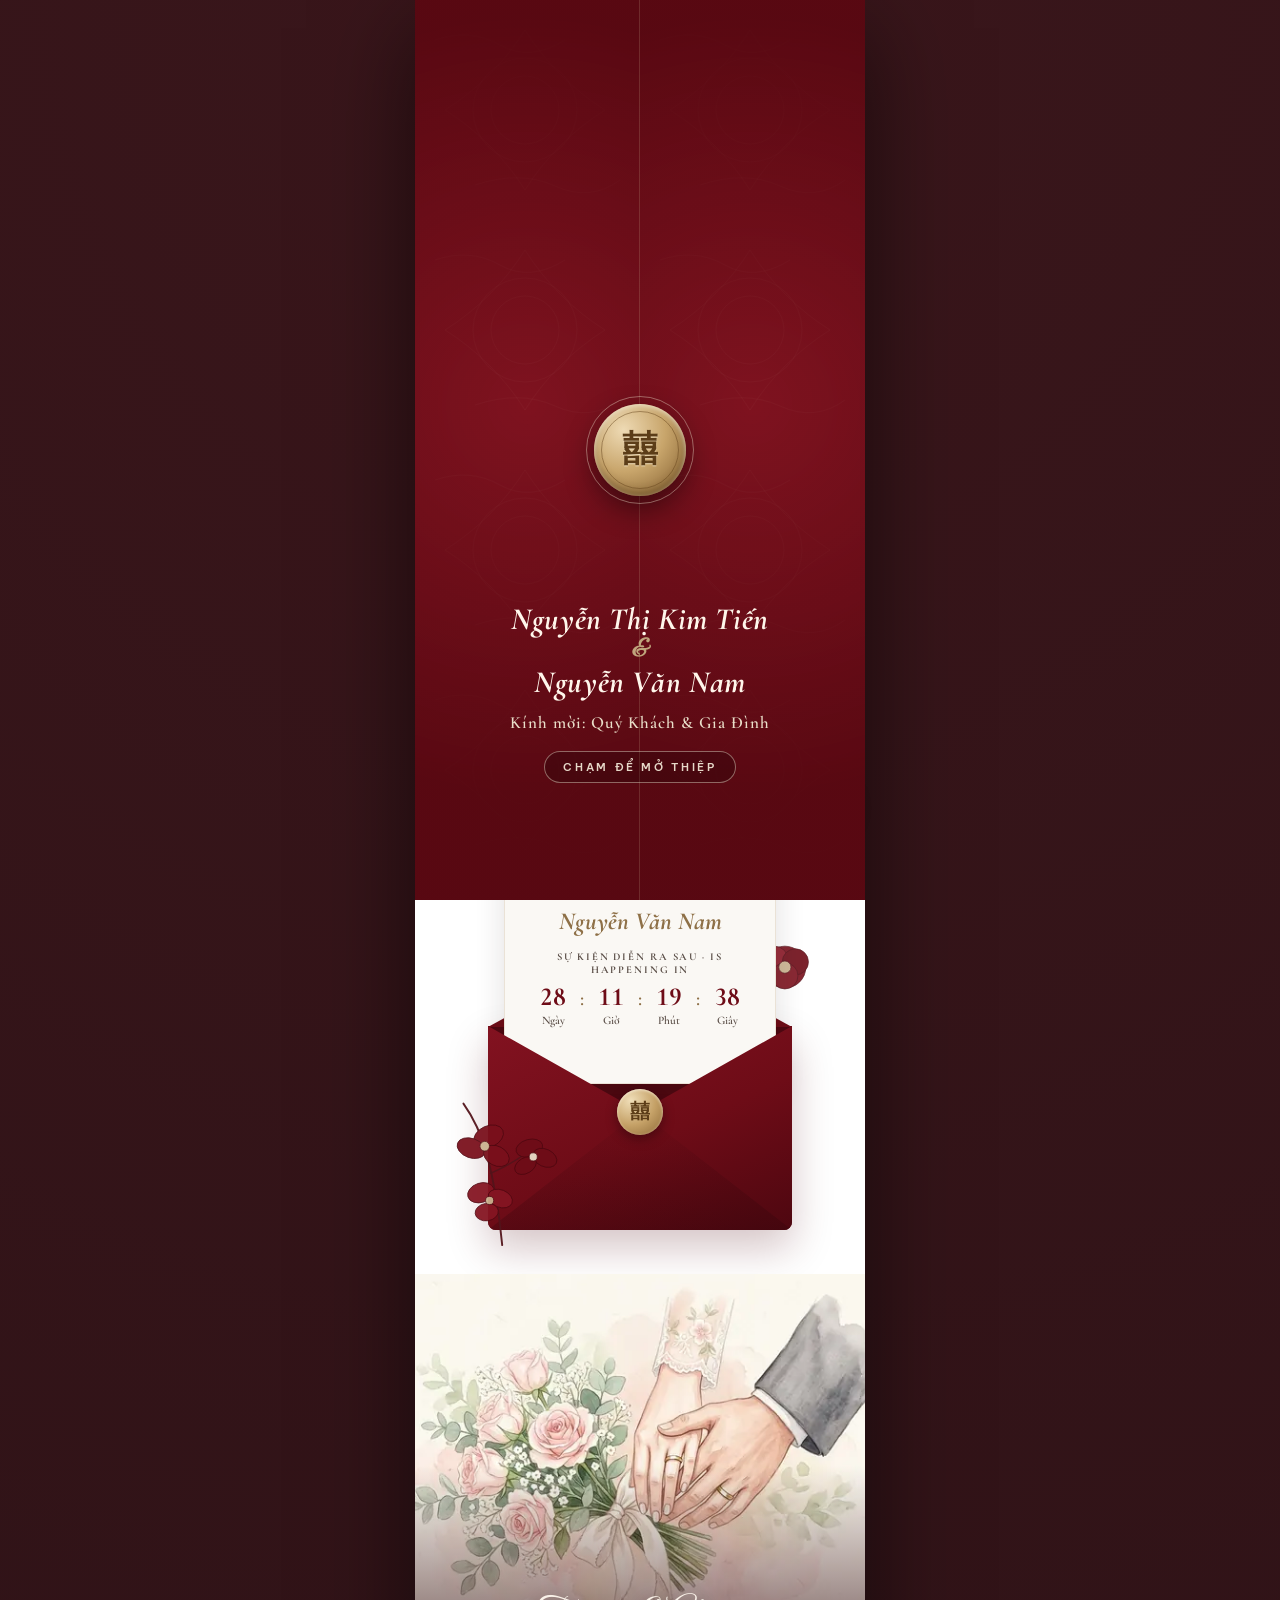
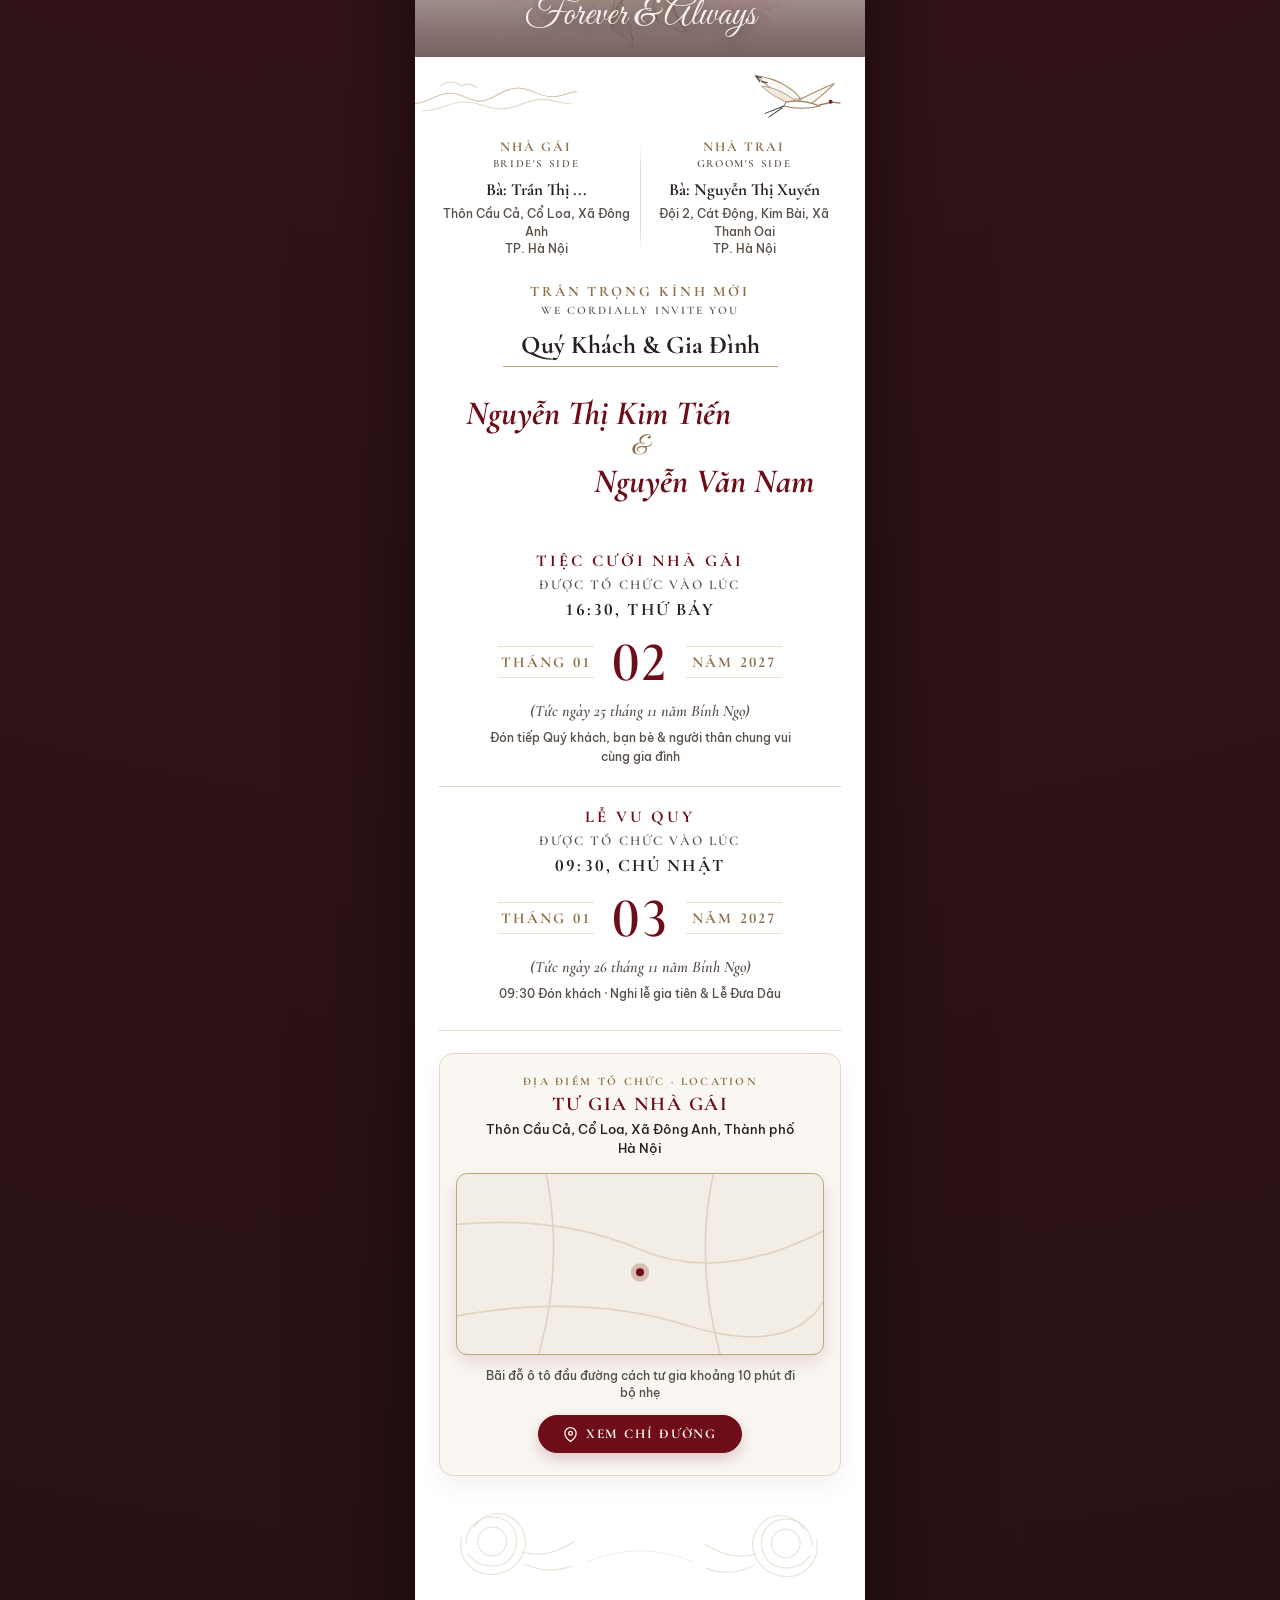
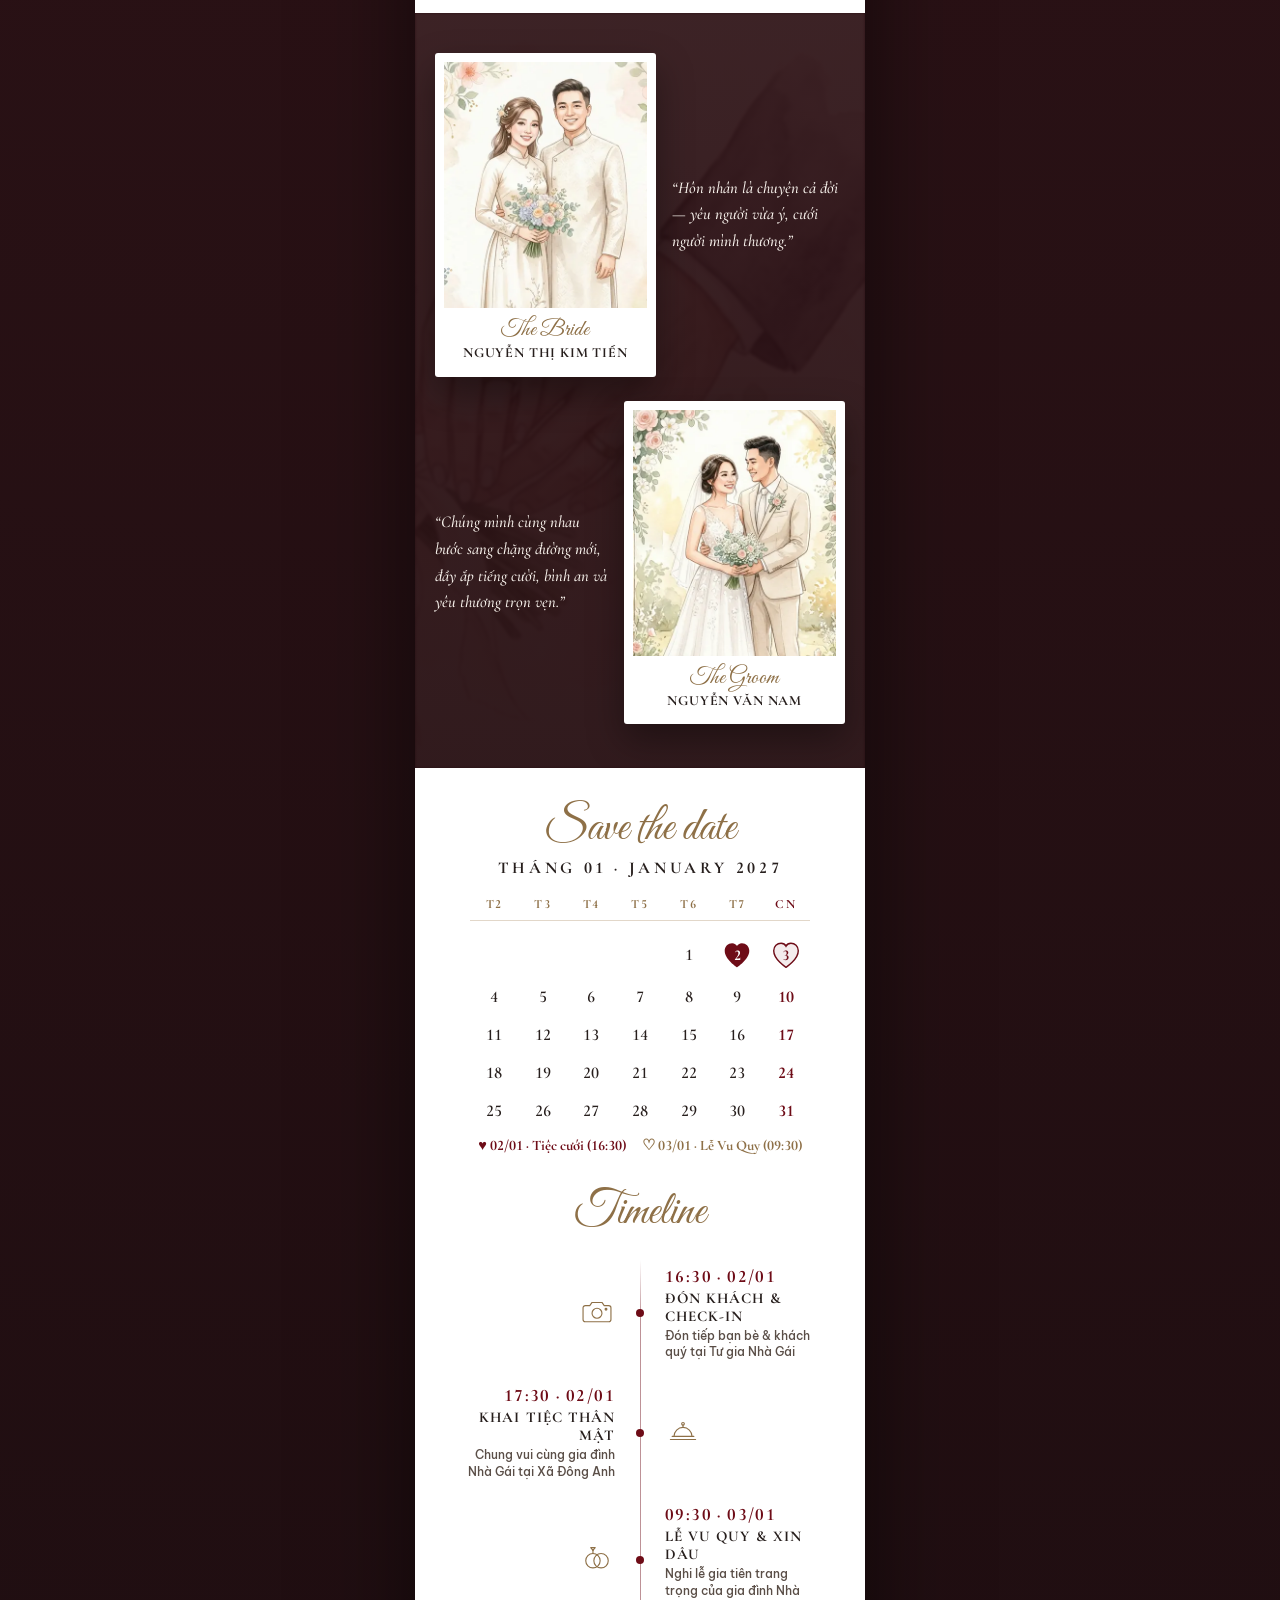
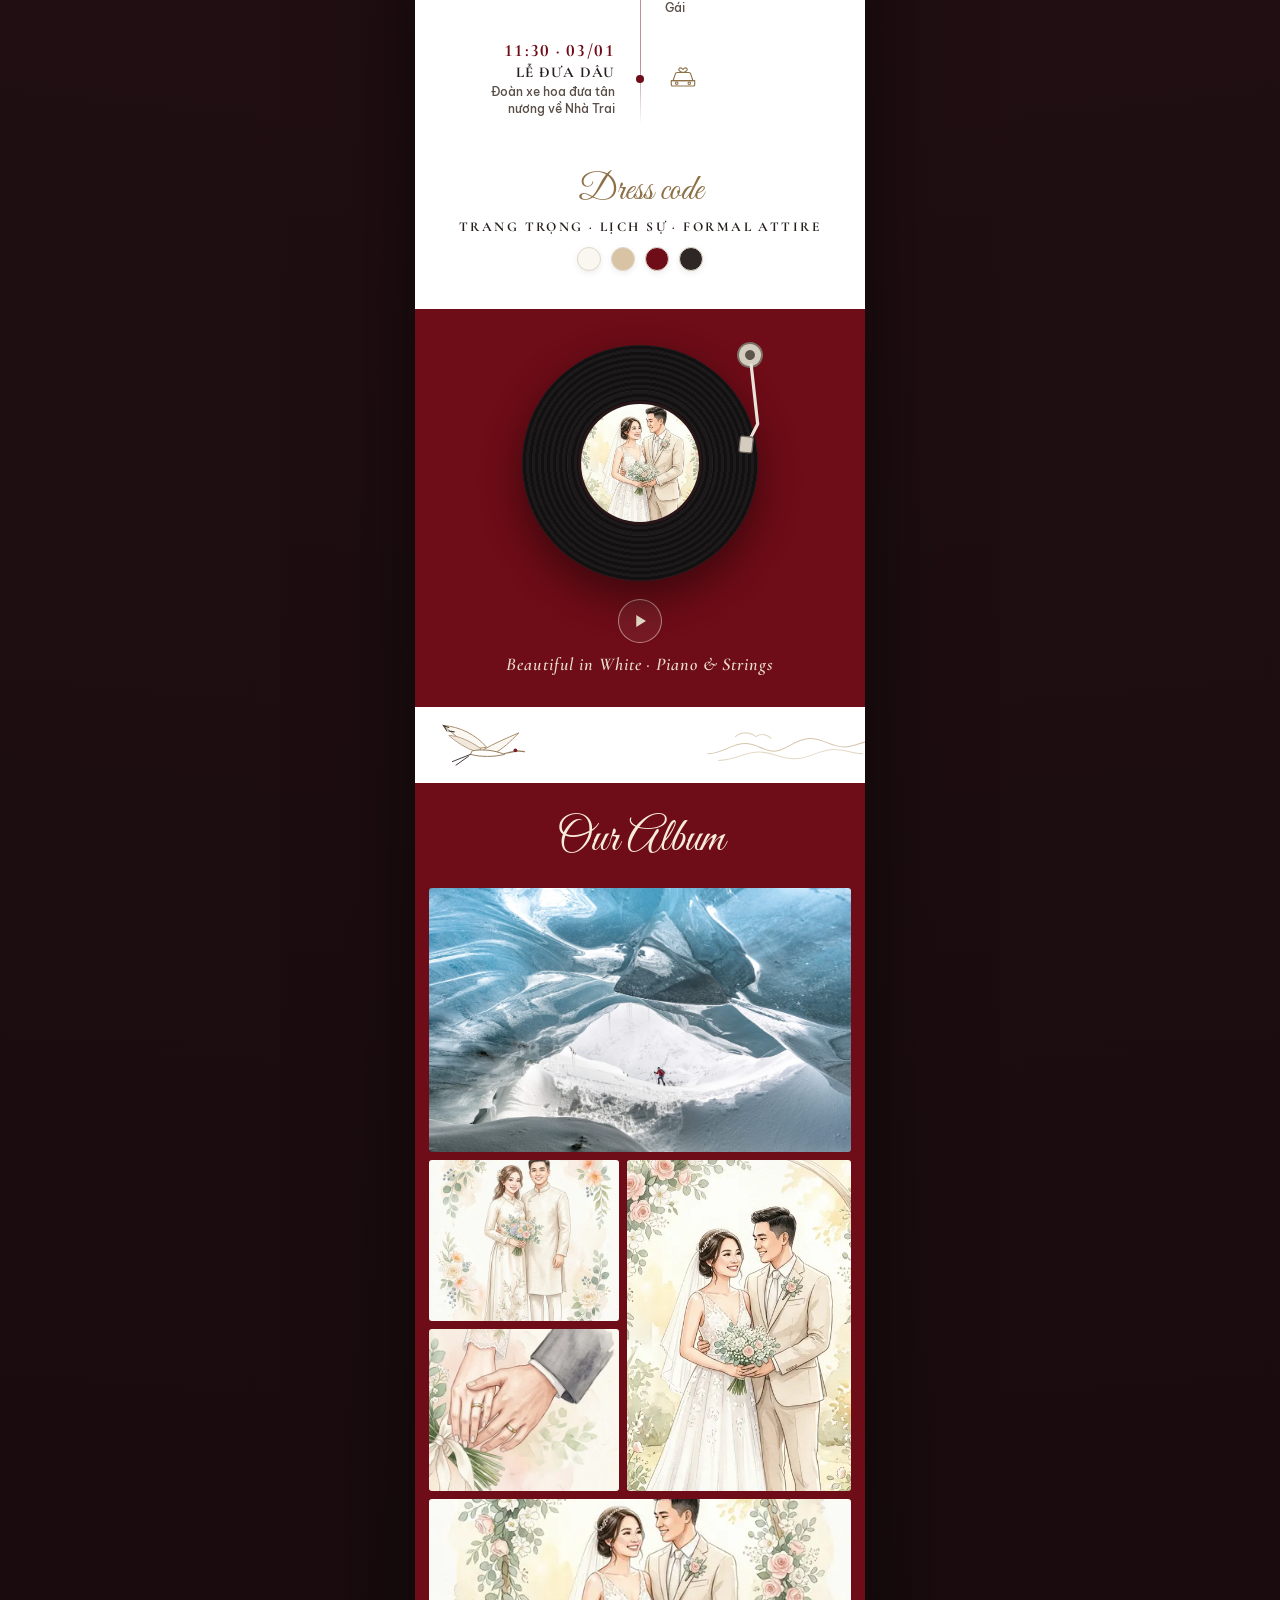
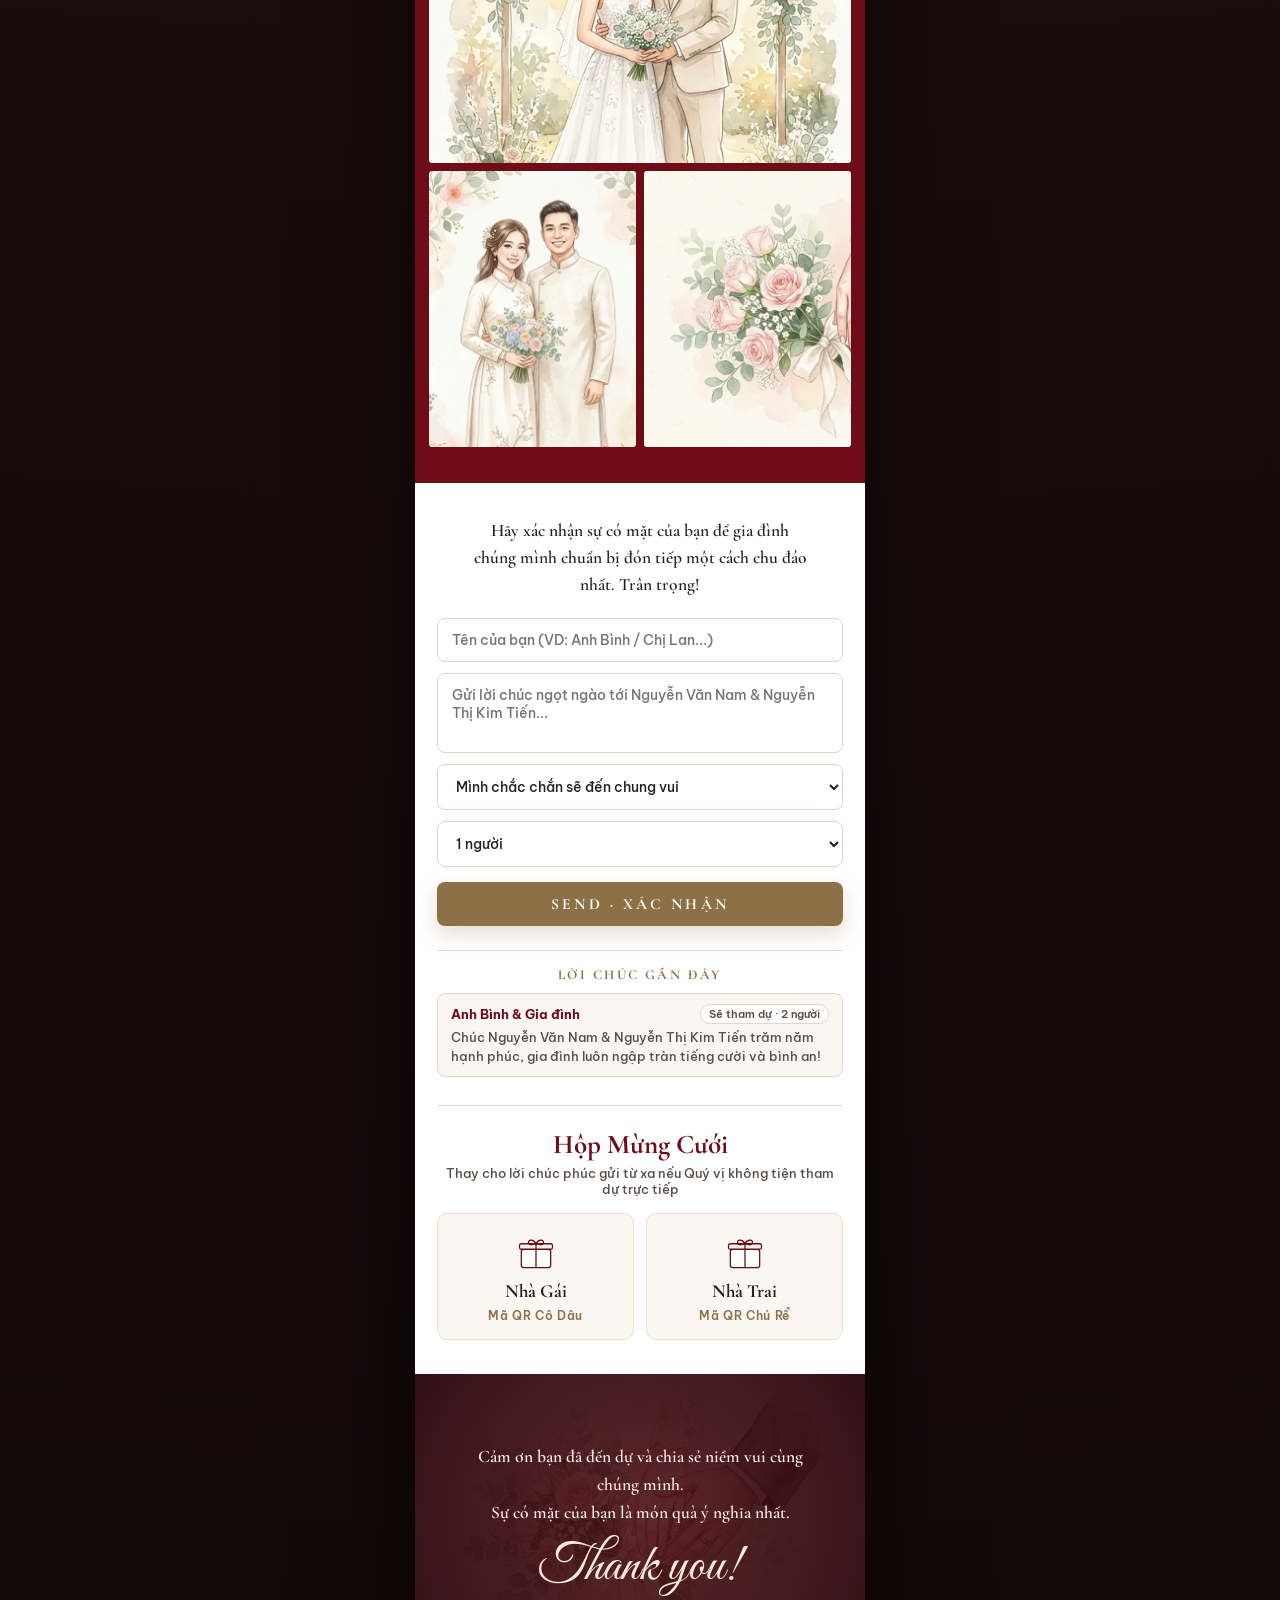
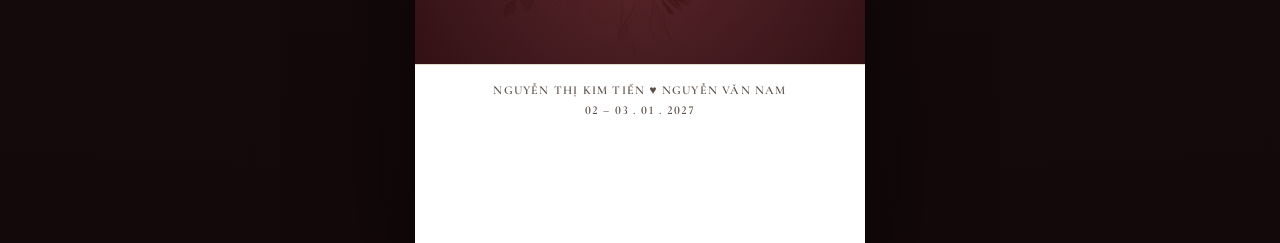
<file: nha-gai/index.html>
<!DOCTYPE html>
<html lang="vi">
<head>
  <meta charset="UTF-8" />
  <meta name="viewport" content="width=device-width, initial-scale=1.0, viewport-fit=cover" />
  <title>Thiệp Mời Nhà Gái — Nguyễn Thị Kim Tiến &amp; Nguyễn Văn Nam (16:30 · 02.01.2027)</title>
  <meta name="description" content="Trân trọng kính mời Quý khách tới dự Tiệc Cưới Nhà Gái lúc 16:30 Thứ Bảy ngày 02/01/2027 & Lễ Vu Quy ngày 03/01/2027 tại Thôn Cầu Cả, Cổ Loa, Đông Anh, TP. Hà Nội." />
  <meta name="theme-color" content="#6E0C17" />
  <link rel="icon" type="image/svg+xml" href="data:image/svg+xml,%3Csvg xmlns='http://www.w3.org/2000/svg' viewBox='0 0 64 64'%3E%3Crect width='64' height='64' rx='16' fill='%236E0C17'/%3E%3Ctext x='32' y='44' text-anchor='middle' fill='%23E9DEC9' font-family='serif' font-size='34'%3E%E5%9B%8D%3C/text%3E%3C/svg%3E" />

  <!-- Open Graph / Zalo / Facebook Preview -->
  <meta property="og:type" content="website" />
  <meta property="og:title" content="Thiệp Mời Tiệc Cưới Nhà Gái — Nguyễn Thị Kim Tiến & Nguyễn Văn Nam" />
  <meta property="og:description" content="Trân trọng kính mời Quý khách tới dự Tiệc Cưới Nhà Gái lúc 16:30 Thứ Bảy ngày 02/01/2027 & Lễ Vu Quy ngày 03/01/2027 tại Thôn Cầu Cả, Cổ Loa, Đông Anh, TP. Hà Nội." />
  <meta property="og:image" content="https://thiepcuoi-vannam-kimtien.com/og-cover.jpeg" />
  <meta property="og:image:width" content="1200" />
  <meta property="og:image:height" content="630" />
  <meta property="og:locale" content="vi_VN" />

  <!-- Luxury Editorial Vietnamese Google Fonts (Cormorant Garamond + Great Vibes accents + Be Vietnam Pro) -->
  <link rel="preconnect" href="https://fonts.googleapis.com" />
  <link rel="preconnect" href="https://fonts.gstatic.com" crossorigin />
  <link href="https://fonts.googleapis.com/css2?family=Be+Vietnam+Pro:wght@400;500;600;700&family=Cormorant+Garamond:ital,wght@0,500;0,600;0,700;1,500;1,600;1,700&family=Great+Vibes&display=swap" rel="stylesheet" />

  <link rel="stylesheet" href="../assets/style.css" />
</head>
<body data-mode="nha-gai" data-base="..">

  <!-- ===== 0. IMPERIAL BURGUNDY DOUBLE-DOOR OPENING (JMII 00:00 - 00:02) ===== -->
  <div id="doorOverlay" class="door-overlay">
    <div id="doorStage" class="door-stage" role="button" tabindex="0" aria-label="Chạm dấu sáp vàng để mở thiệp cưới">
      <div class="door-panel left"></div>
      <div class="door-panel right"></div>

      <button type="button" class="door-seal-btn" aria-label="Mở thiệp cưới">
        <span class="door-seal-hy">囍</span>
      </button>

      <div class="door-caption">
        <p id="doorCouple" class="door-couple">Nguyễn Văn Nam<span class="door-amp">&amp;</span>Nguyễn Thị Kim Tiến</p>
        <p id="doorGuestLine" class="door-guest-line">Kính mời: Quý Khách &amp; Gia Đình</p>
        <span class="door-hint">Chạm để mở thiệp</span>
      </div>
    </div>
  </div>

  <!-- ===== MAIN LUXURY EDITORIAL INVITATION SHELL ===== -->
  <main class="shell">

    <!-- 1. FULL-BLEED CINEMATIC HERO COVER -->
    <section class="hero-cover">
      <img id="heroCoverImg" class="hero-cover-img" src="../images/hero-arch.webp" alt="Nguyễn Văn Nam &amp; Nguyễn Thị Kim Tiến" />
      <div class="hero-cover-scrim" aria-hidden="true"></div>
      <div class="hero-cover-text">
        <h1 id="heroCoupleNames" class="hero-couple-names">
          <span class="name-line">Nguyễn Văn Nam</span>
          <span class="amp">&amp;</span>
          <span class="name-line">Nguyễn Thị Kim Tiến</span>
        </h1>
        <p class="hero-save-line">Save Our Date</p>
        <p id="heroDateSub" class="hero-date-sub lnum">02 – 03 . 01 . 2027</p>
      </div>
    </section>

    <!-- INDOCHINE GOLD CLOUDS & CRANE TRANSITION -->
    <div class="ornament-band" aria-hidden="true">
      <div class="ornament-cloud-left"><svg viewBox="0 0 200 64" fill="none" stroke="#C6AE8A" stroke-width="1.2" stroke-linecap="round">
  <path d="M6 42 C24 42 32 30 50 30 C64 30 70 39 84 39 C98 39 108 24 126 24 C142 24 150 34 166 34 C178 34 186 28 194 28"/>
  <path d="M18 50 C38 50 48 40 66 40 C82 40 90 48 108 48 C126 48 136 37 154 37 C168 37 176 42 188 42" opacity="0.65"/>
  <path d="M38 22 C44 16 56 16 62 22 C68 18 76 19 80 24" opacity="0.7"/>
</svg></div>
      <div class="ornament-crane-right"><svg viewBox="0 0 120 76" fill="none">
  <path d="M64 38 C52 24 34 15 16 14 C28 24 38 33 50 40 Z" fill="#FBF8F3" stroke="#A2855E" stroke-width="1.1"/>
  <path d="M58 40 C46 31 32 25 22 25 C31 33 41 39 52 43 Z" fill="#EFE7DA" stroke="#A2855E" stroke-width="0.9"/>
  <path d="M60 41 C72 34 86 28 100 22 C90 32 82 40 72 45 Z" fill="#FBF8F3" stroke="#A2855E" stroke-width="1.1"/>
  <path d="M48 42 C58 40 72 41 84 46 C72 49 58 49 46 46 Z" fill="#FFFFFF" stroke="#8F7350" stroke-width="1.1"/>
  <path d="M84 45 L98 42 L106 43" stroke="#8F7350" stroke-width="1.4" stroke-linecap="round"/>
  <circle cx="96" cy="41.5" r="2.1" fill="#6E0C17"/>
  <path d="M46 46 L26 54 M44 48 L30 58" stroke="#342B28" stroke-width="1.1" stroke-linecap="round"/>
  <path d="M22 16 L16 14 L20 20 M28 21 L22 20" stroke="#342B28" stroke-width="1.2" stroke-linecap="round"/>
</svg></div>
    </div>

    <!-- 2. SELF-OPENING BURGUNDY ENVELOPE & RISING COUNTDOWN LETTER (JMII 00:05 - 00:09) -->
    <section class="envelope-stage-section">
      <div id="envScene" class="env-scene" title="Chạm để đóng / mở phong bì">
        <div class="orchid-accent-left" aria-hidden="true"><svg viewBox="0 0 130 165" fill="none">
  <path d="M58 160 C55 128 50 96 42 66 C36 44 28 28 18 14" stroke="#53141B" stroke-width="2" stroke-linecap="round"/>
  <path d="M46 86 C64 78 82 68 96 54" stroke="#53141B" stroke-width="1.5" stroke-linecap="round"/>
  <g fill="#7A101C" stroke="#4D0810" stroke-width="0.8">
    <ellipse cx="44" cy="48" rx="16" ry="11" transform="rotate(-24 44 48)"/>
    <ellipse cx="26" cy="60" rx="15" ry="10" transform="rotate(20 26 60)"/>
    <ellipse cx="52" cy="68" rx="14" ry="10" transform="rotate(28 52 68)"/>
    <circle cx="40" cy="58" r="5" fill="#CBB390"/>
  </g>
  <g fill="#6E0C17" stroke="#4D0810" stroke-width="0.8">
    <ellipse cx="86" cy="60" rx="14" ry="9" transform="rotate(-15 86 60)"/>
    <ellipse cx="102" cy="70" rx="13" ry="9" transform="rotate(25 102 70)"/>
    <ellipse cx="82" cy="78" rx="12" ry="8" transform="rotate(-30 82 78)"/>
    <circle cx="90" cy="69" r="4.2" fill="#E9DEC9"/>
  </g>
  <g fill="#851522" stroke="#4D0810" stroke-width="0.8">
    <ellipse cx="36" cy="106" rx="14" ry="10" transform="rotate(-18 36 106)"/>
    <ellipse cx="56" cy="112" rx="13" ry="9" transform="rotate(22 56 112)"/>
    <ellipse cx="42" cy="126" rx="12" ry="9" transform="rotate(-8 42 126)"/>
    <circle cx="45" cy="114" r="4.2" fill="#CBB390"/>
  </g>
</svg></div>
        <div class="peony-accent-right" aria-hidden="true">
          <svg viewBox="0 0 110 110" fill="none">
            <g fill="#7A101C" stroke="#4D0810" stroke-width="0.8">
              <circle cx="56" cy="54" r="24"/>
              <circle cx="44" cy="46" r="16" fill="#8C1826"/>
              <circle cx="68" cy="48" r="15" fill="#6E0C17"/>
              <circle cx="56" cy="64" r="15" fill="#7D121F"/>
              <circle cx="56" cy="54" r="7" fill="#CBB390"/>
            </g>
          </svg>
        </div>

        <div class="env-pocket-back">
          <div class="env-flap-tri"></div>

          <div class="env-letter-card">
            <p id="letterKicker" class="letter-kicker">Trân trọng kính mời dự lễ cưới của<br/>You're invited to the wedding of</p>
            <p id="letterNames" class="letter-names">
              <span class="letter-line">Nguyễn Văn Nam</span>
              <span class="amp-small">&amp;</span>
              <span class="letter-line">Nguyễn Thị Kim Tiến</span>
            </p>
            <p class="letter-cd-kicker">Sự kiện diễn ra sau · Is happening in</p>
            <div class="letter-cd-row lnum">
              <div class="lcd-unit-col"><span id="cdDays" class="lcd-num">00</span><span class="lcd-lbl">Ngày</span></div>
              <span class="lcd-sep">:</span>
              <div class="lcd-unit-col"><span id="cdHours" class="lcd-num">00</span><span class="lcd-lbl">Giờ</span></div>
              <span class="lcd-sep">:</span>
              <div class="lcd-unit-col"><span id="cdMins" class="lcd-num">00</span><span class="lcd-lbl">Phút</span></div>
              <span class="lcd-sep">:</span>
              <div class="lcd-unit-col"><span id="cdSecs" class="lcd-num">00</span><span class="lcd-lbl">Giây</span></div>
            </div>
          </div>

          <div class="env-pocket-front"></div>
          <div class="env-mini-seal" aria-hidden="true">囍</div>
        </div>
      </div>
    </section>

    <!-- 3. FULL-BLEED "Forever & Always" INTERLUDE PHOTO -->
    <section id="interludePhoto" class="interlude-photo reveal">
      <img id="interludeImg" src="../images/banner-rings.webp" alt="Forever and Always" loading="lazy" />
      <p class="interlude-script">Forever &amp; Always</p>
    </section>

    <!-- INDOCHINE CLOUDS & CRANE ABOVE FORMAL SUITE -->
    <div class="ornament-band" aria-hidden="true">
      <div class="ornament-cloud-left"><svg viewBox="0 0 200 64" fill="none" stroke="#C6AE8A" stroke-width="1.2" stroke-linecap="round">
  <path d="M6 42 C24 42 32 30 50 30 C64 30 70 39 84 39 C98 39 108 24 126 24 C142 24 150 34 166 34 C178 34 186 28 194 28"/>
  <path d="M18 50 C38 50 48 40 66 40 C82 40 90 48 108 48 C126 48 136 37 154 37 C168 37 176 42 188 42" opacity="0.65"/>
  <path d="M38 22 C44 16 56 16 62 22 C68 18 76 19 80 24" opacity="0.7"/>
</svg></div>
      <div class="ornament-crane-right"><svg viewBox="0 0 120 76" fill="none">
  <path d="M64 38 C52 24 34 15 16 14 C28 24 38 33 50 40 Z" fill="#FBF8F3" stroke="#A2855E" stroke-width="1.1"/>
  <path d="M58 40 C46 31 32 25 22 25 C31 33 41 39 52 43 Z" fill="#EFE7DA" stroke="#A2855E" stroke-width="0.9"/>
  <path d="M60 41 C72 34 86 28 100 22 C90 32 82 40 72 45 Z" fill="#FBF8F3" stroke="#A2855E" stroke-width="1.1"/>
  <path d="M48 42 C58 40 72 41 84 46 C72 49 58 49 46 46 Z" fill="#FFFFFF" stroke="#8F7350" stroke-width="1.1"/>
  <path d="M84 45 L98 42 L106 43" stroke="#8F7350" stroke-width="1.4" stroke-linecap="round"/>
  <circle cx="96" cy="41.5" r="2.1" fill="#6E0C17"/>
  <path d="M46 46 L26 54 M44 48 L30 58" stroke="#342B28" stroke-width="1.1" stroke-linecap="round"/>
  <path d="M22 16 L16 14 L20 20 M28 21 L22 20" stroke="#342B28" stroke-width="1.2" stroke-linecap="round"/>
</svg></div>
    </div>

    <!-- 4. FORMAL TWO-FAMILY INVITATION SUITE (JMII 00:11 - 00:18) -->
    <section id="secInvite" class="formal-suite">
      <div class="families-formal">
        <div class="reveal from-left">
          <p id="famLeftVi" class="fam-col-title">Nhà Trai</p>
          <p id="famLeftEn" class="fam-col-en">Groom's Side</p>
          <p id="famLeftParent" class="fam-col-parent">Bà: Nguyễn Thị ...</p>
          <p id="famLeftAddr" class="fam-col-addr">Thị trấn Kim Bài, Xã Thanh Oai<br/>TP. Hà Nội</p>
        </div>
        <div class="reveal from-right">
          <p id="famRightVi" class="fam-col-title">Nhà Gái</p>
          <p id="famRightEn" class="fam-col-en">Bride's Side</p>
          <p id="famRightParent" class="fam-col-parent">Bà: Trần Thị ...</p>
          <p id="famRightAddr" class="fam-col-addr">Thôn Cầu Cả, Cổ Loa, Xã Đông Anh<br/>TP. Hà Nội</p>
        </div>
      </div>

      <div class="reveal">
        <p class="invite-formal-kicker">Trân Trọng Kính Mời</p>
        <p class="invite-formal-en">We Cordially Invite You</p>
        <p id="formalGuestName" class="guest-underline">Quý Khách &amp; Gia Đình</p>
      </div>

      <div class="formal-couple-names reveal">
        <p id="formalNameTop" class="formal-name-top">Nguyễn Văn Nam</p>
        <span class="formal-name-amp" aria-hidden="true">&amp;</span>
        <p id="formalNameBottom" class="formal-name-bottom">Nguyễn Thị Kim Tiến</p>
      </div>

      <div id="formalEventsList"></div>
      <div id="formalVenuesList" class="formal-venues"></div>

      <div class="peony-footer-svg" aria-hidden="true"><svg viewBox="0 0 380 110" fill="none" stroke="#C9B393" stroke-width="1" stroke-linecap="round">
  <g transform="translate(46,56)">
    <circle cx="0" cy="0" r="14"/><path d="M-26 2 C-24 -18 -8 -28 10 -22 C24 -16 28 2 18 16 C8 28 -14 26 -24 12"/>
    <path d="M-18 -14 C-4 -34 22 -30 30 -10 C38 8 24 30 2 32 C-18 34 -34 18 -30 -4"/>
    <path d="M28 10 C48 16 64 10 80 0 M32 22 C48 30 62 30 78 24"/>
  </g>
  <g transform="translate(332,58) scale(-1,1)">
    <circle cx="0" cy="0" r="14"/><path d="M-26 2 C-24 -18 -8 -28 10 -22 C24 -16 28 2 18 16 C8 28 -14 26 -24 12"/>
    <path d="M-18 -14 C-4 -34 22 -30 30 -10 C38 8 24 30 2 32 C-18 34 -34 18 -30 -4"/>
    <path d="M28 10 C48 16 64 10 80 0 M32 22 C48 30 62 30 78 24"/>
  </g>
  <path d="M138 76 Q190 54 242 76" opacity="0.55"/>
</svg></div>
    </section>

    <!-- 5. DARK EDITORIAL POLAROID COUPLE STORY (JMII 00:19 - 00:22) -->
    <section class="polaroid-story">
      <img id="storyBgImg" class="polaroid-story-bg" src="../images/hands-rings.webp" alt="" aria-hidden="true" loading="lazy" />

      <div class="story-grid">
        <div class="story-row">
          <div id="polaroidCard1" class="polaroid-card reveal from-left">
            <img id="polaroid1Img" class="polaroid-img" src="../images/arch-closeup.webp" alt="Chú Rể Nguyễn Văn Nam" loading="lazy" />
            <p id="polaroid1Role" class="polaroid-role">The Groom</p>
            <p id="polaroid1Name" class="polaroid-name">Nguyễn Văn Nam</p>
          </div>
          <p class="story-copy reveal from-right">
            “Hôn nhân là chuyện cả đời — yêu người vừa ý, cưới người mình thương.”
          </p>
        </div>

        <div class="story-row reverse">
          <p class="story-copy reveal from-left">
            “Chúng mình cùng nhau bước sang chặng đường mới, đầy ắp tiếng cười, bình an và yêu thương trọn vẹn.”
          </p>
          <div id="polaroidCard2" class="polaroid-card reveal from-right">
            <img id="polaroid2Img" class="polaroid-img" src="../images/aodai-closeup.webp" alt="Cô Dâu Nguyễn Thị Kim Tiến" loading="lazy" />
            <p id="polaroid2Role" class="polaroid-role">The Bride</p>
            <p id="polaroid2Name" class="polaroid-name">Nguyễn Thị Kim Tiến</p>
          </div>
        </div>
      </div>
    </section>

    <!-- 6. SAVE THE DATE CALENDAR, VERTICAL TIMELINE & DRESS CODE (JMII 00:22 - 00:26) -->
    <section id="secSchedule" class="schedule-suite">
      <div class="reveal">
        <p class="accent-heading">Save the date</p>
        <p id="calSubMonth" class="cal-sub-month lnum">Tháng 01 · January 2027</p>
      </div>

      <div class="reveal">
        <div class="cal-clean-grid">
          <div class="cal-hd">T2</div>
          <div class="cal-hd">T3</div>
          <div class="cal-hd">T4</div>
          <div class="cal-hd">T5</div>
          <div class="cal-hd">T6</div>
          <div class="cal-hd">T7</div>
          <div class="cal-hd" style="color:var(--burgundy);">CN</div>
        </div>
        <div id="calendarDays" class="cal-clean-grid"></div>
        <div id="calNotes" class="cal-notes">
          <span><strong style="color:var(--burgundy);">♥ 02/01</strong> · Tiệc cưới (16:30)</span>
          <span><strong style="color:var(--gold);">♡ 03/01</strong> · Lễ Thành Hôn &amp; Vu Quy</span>
        </div>
      </div>

      <div class="reveal">
        <p class="accent-heading">Timeline</p>
      </div>
      <div id="timelineAxis" class="timeline-axis"></div>

      <div class="dresscode-wrap reveal">
        <p class="dress-title">Dress code</p>
        <p class="dress-sub">Trang Trọng · Lịch Sự · Formal Attire</p>
        <div class="dress-swatches" aria-label="Gợi ý bảng màu trang phục">
          <span class="swatch" style="background:#FAF6F0;" title="Kem ngà"></span>
          <span class="swatch" style="background:#D8C3A5;" title="Be vàng"></span>
          <span class="swatch" style="background:#6E0C17;" title="Đỏ rượu vang"></span>
          <span class="swatch" style="background:#2F2726;" title="Đen thanh lịch"></span>
        </div>
      </div>
    </section>

    <!-- 7. SPINNING VINYL RECORD PLAYER FEATURE BLOCK (JMII 00:26 - 00:27) -->
    <section id="vinylSection" class="vinyl-section">
      <div id="vinylStage" class="vinyl-stage reveal" title="Chạm đĩa nhạc để bật / tạm dừng Beautiful in White">
        <div class="vinyl-record">
          <img id="vinylLabelImg" class="vinyl-label-img" src="../images/arch-closeup.webp" alt="Beautiful in White" loading="lazy" />
        </div>
        <svg class="vinyl-arm" viewBox="0 0 68 112" fill="none" aria-hidden="true">
          <circle cx="48" cy="18" r="12" fill="#D5CCC0" stroke="#7A7066" stroke-width="2"/>
          <circle cx="48" cy="18" r="5" fill="#5D544C"/>
          <path d="M46 28 L34 86 L22 98" stroke="#EAE3DA" stroke-width="3.2" stroke-linecap="round" stroke-linejoin="round"/>
          <rect x="14" y="92" width="13" height="16" rx="2" transform="rotate(24 14 92)" fill="#D5CCC0" stroke="#6E645B" stroke-width="1.2"/>
        </svg>
      </div>

      <button id="vinylPlayBtn" type="button" class="vinyl-play-btn" aria-label="Phát hoặc tạm dừng nhạc nền">
        <svg id="vinylPlayIcon" width="18" height="18" viewBox="0 0 24 24" aria-hidden="true">
          <polygon points="7,4 20,12 7,20" fill="currentColor"/>
        </svg>
      </button>
      <p class="vinyl-song-name">Beautiful in White · Piano &amp; Strings</p>
    </section>

    <!-- INDOCHINE CRANE & CLOUD TRANSITION INTO ALBUM -->
    <div class="ornament-band" aria-hidden="true">
      <div class="ornament-crane-left"><svg viewBox="0 0 120 76" fill="none">
  <path d="M64 38 C52 24 34 15 16 14 C28 24 38 33 50 40 Z" fill="#FBF8F3" stroke="#A2855E" stroke-width="1.1"/>
  <path d="M58 40 C46 31 32 25 22 25 C31 33 41 39 52 43 Z" fill="#EFE7DA" stroke="#A2855E" stroke-width="0.9"/>
  <path d="M60 41 C72 34 86 28 100 22 C90 32 82 40 72 45 Z" fill="#FBF8F3" stroke="#A2855E" stroke-width="1.1"/>
  <path d="M48 42 C58 40 72 41 84 46 C72 49 58 49 46 46 Z" fill="#FFFFFF" stroke="#8F7350" stroke-width="1.1"/>
  <path d="M84 45 L98 42 L106 43" stroke="#8F7350" stroke-width="1.4" stroke-linecap="round"/>
  <circle cx="96" cy="41.5" r="2.1" fill="#6E0C17"/>
  <path d="M46 46 L26 54 M44 48 L30 58" stroke="#342B28" stroke-width="1.1" stroke-linecap="round"/>
  <path d="M22 16 L16 14 L20 20 M28 21 L22 20" stroke="#342B28" stroke-width="1.2" stroke-linecap="round"/>
</svg></div>
      <div class="ornament-cloud-right"><svg viewBox="0 0 200 64" fill="none" stroke="#C6AE8A" stroke-width="1.2" stroke-linecap="round">
  <path d="M6 42 C24 42 32 30 50 30 C64 30 70 39 84 39 C98 39 108 24 126 24 C142 24 150 34 166 34 C178 34 186 28 194 28"/>
  <path d="M18 50 C38 50 48 40 66 40 C82 40 90 48 108 48 C126 48 136 37 154 37 C168 37 176 42 188 42" opacity="0.65"/>
  <path d="M38 22 C44 16 56 16 62 22 C68 18 76 19 80 24" opacity="0.7"/>
</svg></div>
    </div>

    <!-- 8. IMPERIAL BURGUNDY "Our Album" GALLERY (JMII 00:28 - 00:33) -->
    <section id="secAlbum" class="album-burgundy">
      <h2 class="album-heading reveal">Our Album</h2>

      <div class="album-grid">
        <div class="al-frame wide reveal" data-album-idx="0">
          <img src="../images/banner-rings.webp" alt="Ảnh cưới 1" loading="lazy" />
        </div>

        <div class="album-row-asym">
          <div class="album-stack-col">
            <div class="al-frame square reveal from-left" data-album-idx="1">
              <img src="../images/aodai-full.webp" alt="Ảnh cưới 2" loading="lazy" />
            </div>
            <div class="al-frame square reveal from-left" data-album-idx="3">
              <img src="../images/hands-rings.webp" alt="Ảnh cưới 4" loading="lazy" />
            </div>
          </div>
          <div class="al-frame fill reveal from-right" data-album-idx="2">
            <img src="../images/arch-closeup.webp" alt="Ảnh cưới 3" loading="lazy" />
          </div>
        </div>

        <div class="al-frame wide reveal" data-album-idx="4">
          <img src="../images/hero-arch.webp" alt="Ảnh cưới 5" loading="lazy" />
        </div>

        <div class="album-row-two">
          <div class="al-frame tall reveal from-left" data-album-idx="5">
            <img src="../images/aodai-closeup.webp" alt="Ảnh cưới 6" loading="lazy" />
          </div>
          <div class="al-frame tall reveal from-right" data-album-idx="6">
            <img src="../images/bouquet.webp" alt="Ảnh cưới 7" loading="lazy" />
          </div>
        </div>
      </div>
    </section>

    <!-- 9. RSVP FORM & MINIMALIST HỘP MỪNG CƯỚI (JMII 00:33 - 00:38) -->
    <section id="secRsvp" class="rsvp-suite">
      <p id="rsvpIntro" class="rsvp-intro reveal">
        Hãy xác nhận sự có mặt của bạn để gia đình chúng mình chuẩn bị đón tiếp một cách chu đáo nhất. Trân trọng!
      </p>

      <form id="rsvpForm" class="rsvp-form reveal">
        <input id="rsvpName" type="text" required class="rsvp-field" placeholder="Tên của bạn (VD: Anh Bình / Chị Lan...)" />
        <textarea id="rsvpWish" rows="3" class="rsvp-field" style="resize:none;" placeholder="Gửi lời chúc ngọt ngào tới Nguyễn Văn Nam &amp; Nguyễn Thị Kim Tiến..."></textarea>

        <select id="rsvpStatus" class="rsvp-field" aria-label="Xác nhận tham dự">
          <option value="Sẽ tham dự">Mình chắc chắn sẽ đến chung vui</option>
          <option value="Rất tiếc bận">Rất tiếc mình không thể tham dự</option>
        </select>

        <select id="rsvpCount" class="rsvp-field" aria-label="Số người tham dự">
          <option value="1 người">1 người</option>
          <option value="2 người">2 người</option>
          <option value="3-4 người">3 – 4 người (Gia đình)</option>
        </select>

        <select id="rsvpSide" class="rsvp-field" aria-label="Khách mời của gia đình nào">
          <option value="Khách Nhà Trai">Khách mời Nhà Trai (Chú rể Nguyễn Văn Nam)</option>
          <option value="Khách Nhà Gái">Khách mời Nhà Gái (Cô dâu Nguyễn Thị Kim Tiến)</option>
        </select>

        <button id="rsvpSubmitBtn" type="submit" class="rsvp-submit">Send · Xác Nhận</button>
      </form>

      <div class="wishes-drawer reveal">
        <p class="wishes-kicker">Lời Chúc Gần Đây</p>
        <div id="wishesList" class="wishes-list">
          <div class="wish-card">
            <div class="wish-top">
              <span class="wish-author">Anh Bình &amp; Gia đình</span>
              <span class="wish-tag">Sẽ tham dự · 2 người</span>
            </div>
            <p class="wish-body">Chúc Nguyễn Văn Nam &amp; Nguyễn Thị Kim Tiến trăm năm hạnh phúc, gia đình luôn ngập tràn tiếng cười và bình an!</p>
          </div>
        </div>
      </div>

      <!-- Minimalist Hộp Mừng Cưới -->
      <div id="secGift" class="gift-block reveal">
        <h2 class="gift-heading">Hộp Mừng Cưới</h2>
        <p class="gift-note">Thay cho lời chúc phúc gửi từ xa nếu Quý vị không tiện tham dự trực tiếp</p>
        <div class="gift-duo">
          <button id="giftTileGroom" type="button" class="gift-tile btn-open-gift" data-qr-open="groom">
            <svg class="gift-tile-icon" viewBox="0 0 48 48" fill="none" stroke="#6E0C17" stroke-width="1.4" stroke-linecap="round" stroke-linejoin="round" aria-hidden="true">
              <rect x="8" y="21" width="32" height="20" rx="2.5" fill="#FFFFFF"/>
              <rect x="6" y="15" width="36" height="6" rx="2" fill="#FAF2E8"/>
              <path d="M24 15v26M24 15c-2.5-5-9-5-8-1s5.5 1 8 1Zm0 0c2.5-5 9-5 8-1s-5.5 1-8 1Z"/>
            </svg>
            <span class="gift-tile-title">Nhà Trai</span>
            <span class="gift-tile-sub">Mã QR Chú Rể</span>
          </button>

          <button id="giftTileBride" type="button" class="gift-tile btn-open-gift" data-qr-open="bride">
            <svg class="gift-tile-icon" viewBox="0 0 48 48" fill="none" stroke="#6E0C17" stroke-width="1.4" stroke-linecap="round" stroke-linejoin="round" aria-hidden="true">
              <rect x="8" y="21" width="32" height="20" rx="2.5" fill="#FFFFFF"/>
              <rect x="6" y="15" width="36" height="6" rx="2" fill="#FAF2E8"/>
              <path d="M24 15v26M24 15c-2.5-5-9-5-8-1s5.5 1 8 1Zm0 0c2.5-5 9-5 8-1s-5.5 1-8 1Z"/>
            </svg>
            <span class="gift-tile-title">Nhà Gái</span>
            <span class="gift-tile-sub">Mã QR Cô Dâu</span>
          </button>
        </div>
      </div>
    </section>

    <!-- 10. CINEMATIC DARK-VIGNETTE "Thank you!" FOOTER (JMII 00:36 - 00:37) -->
    <footer class="footer-cinema">
      <img id="footerBgImg" class="footer-cinema-bg" src="../images/banner-rings.webp" alt="" aria-hidden="true" loading="lazy" />
      <div class="footer-cinema-inner reveal">
        <p id="footerQuote" class="footer-quote">
          Cảm ơn bạn đã đến dự và chia sẻ niềm vui cùng chúng mình.<br/>
          Sự có mặt của bạn là món quà ý nghĩa nhất.
        </p>
        <p class="footer-thanks-script">Thank you!</p>
      </div>
    </footer>
    <div class="footer-bar lnum">
      <span id="footerBrand">NGUYỄN VĂN NAM ♥ NGUYỄN THỊ KIM TIẾN</span>
      <span id="footerDate">02 – 03 . 01 . 2027</span>
    </div>

  </main>

  <!-- FIXED BOTTOM QUICK-NAVIGATION MENU -->
  <nav id="bottomNav" class="bottom-nav" aria-label="Điều hướng nhanh các mục chính">
    <button type="button" class="bnav-item active" data-target="secInvite">
      <svg viewBox="0 0 24 24" fill="none" stroke="currentColor" stroke-linecap="round" stroke-linejoin="round" aria-hidden="true">
        <rect x="3" y="5" width="18" height="14" rx="2"></rect>
        <path d="m3 7 9 6 9-6"></path>
      </svg>
      <span>Lời mời</span>
    </button>
    <button type="button" class="bnav-item" data-target="secSchedule">
      <svg viewBox="0 0 24 24" fill="none" stroke="currentColor" stroke-linecap="round" stroke-linejoin="round" aria-hidden="true">
        <rect x="3" y="4" width="18" height="18" rx="2"></rect>
        <path d="M16 2v4M8 2v4M3 10h18"></path>
      </svg>
      <span>Lịch trình</span>
    </button>
    <button type="button" class="bnav-item" data-target="secAlbum">
      <svg viewBox="0 0 24 24" fill="none" stroke="currentColor" stroke-linecap="round" stroke-linejoin="round" aria-hidden="true">
        <rect x="3" y="4" width="18" height="16" rx="2"></rect>
        <circle cx="8.5" cy="9.5" r="1.5"></circle>
        <path d="m21 16-5-5L5 20"></path>
      </svg>
      <span>Album</span>
    </button>
    <button type="button" class="bnav-item" data-target="secRsvp">
      <svg viewBox="0 0 24 24" fill="none" stroke="currentColor" stroke-linecap="round" stroke-linejoin="round" aria-hidden="true">
        <path d="M19 14c1.49-1.46 3-3.21 3-5.5A5.5 5.5 0 0 0 16.5 3c-1.76 0-3 .5-4.5 2-1.5-1.5-2.74-2-4.5-2A5.5 5.5 0 0 0 2 8.5c0 2.3 1.5 4.05 3 5.5l7 7Z"></path>
      </svg>
      <span>Xác nhận</span>
    </button>
    <button type="button" class="bnav-item" data-target="secGift">
      <svg viewBox="0 0 24 24" fill="none" stroke="currentColor" stroke-linecap="round" stroke-linejoin="round" aria-hidden="true">
        <rect x="3" y="8" width="18" height="4" rx="1"></rect>
        <path d="M12 8v13M19 12v7a2 2 0 0 1-2 2H7a2 2 0 0 1-2-2v-7"></path>
        <path d="M7.5 8a2.5 2.5 0 0 1 0-5A4.8 8 0 0 1 12 8a4.8 8 0 0 1 4.5-5 2.5 2.5 0 0 1 0 5"></path>
      </svg>
      <span>Mừng cưới</span>
    </button>
  </nav>

  <!-- DISCREET FLOATING AUDIO BUTTON (ABOVE FIXED FOOTER MENU) -->
  <audio id="bgMusic" src="../music/beautiful-in-white.mp3" loop preload="auto" playsinline></audio>
  <button id="musicToggleBtn" type="button" class="audio-fab" aria-label="Bật hoặc tắt nhạc nền Beautiful in White" aria-pressed="false" title="Beautiful in White">
    <span class="audio-fab-ring" aria-hidden="true"></span>
    <svg viewBox="0 0 24 24" fill="none" stroke="currentColor" stroke-width="1.8" stroke-linecap="round" stroke-linejoin="round" aria-hidden="true">
      <polygon points="11 5 6 9 2 9 2 15 6 15 11 19 11 5"></polygon>
      <path d="M15.54 8.46a5 5 0 0 1 0 7.07"></path>
      <path d="M19.07 4.93a10 10 0 0 1 0 14.14"></path>
    </svg>
    <span class="audio-fab-slash" aria-hidden="true"></span>
  </button>

  <!-- ===== RSVP THANK-YOU CONFIRMATION POPUP (JMII 00:44) ===== -->
  <div id="rsvpThanksModal" class="modal-backdrop hidden">
    <div class="modal-box rsvp-thanks-card">
      <button id="btnCloseThanks" type="button" class="rsvp-thanks-close" aria-label="Đóng">✕</button>
      <img id="rsvpThanksPhoto" class="rsvp-thanks-photo" src="../images/aodai-closeup.webp" alt="Nguyễn Văn Nam &amp; Nguyễn Thị Kim Tiến" />
      <div class="rsvp-thanks-body">
        <p class="rsvp-thanks-text">
          Cảm ơn bạn đã dành thời gian phản hồi.<br/>
          Chúng mình vô cùng trân quý tình cảm &amp; lời chúc phúc của bạn!
        </p>
        <p class="rsvp-thanks-script">Thank you!</p>
      </div>
    </div>
  </div>

  <!-- ===== GIFT QR CODE MODAL ===== -->
  <div id="giftQrModal" class="modal-backdrop hidden">
    <div class="modal-box">
      <div class="modal-head">
        <div>
          <p class="modal-kicker">Hộp Mừng Cưới</p>
          <h3 class="modal-title">Mã QR Chú Rể &amp; Cô Dâu</h3>
        </div>
        <button id="btnCloseGift" type="button" class="close-btn" aria-label="Đóng">✕</button>
      </div>

      <div class="qr-tabs">
        <button type="button" data-qr-tab="both" class="qr-tab active">Cả hai</button>
        <button type="button" data-qr-tab="groom" class="qr-tab">Nhà Trai</button>
        <button type="button" data-qr-tab="bride" class="qr-tab">Nhà Gái</button>
      </div>

      <div id="qrGrid" class="qr-grid two-cols">
        <div id="groomQrCard" class="qr-card">
          <span class="qr-role-tag">Mừng Chú Rể</span>
          <strong id="modalGroomName" class="qr-person">Nguyễn Văn Nam</strong>
          <div class="qr-frame">
            <svg id="groomQrSvg" style="width:100%; height:100%;" viewBox="0 0 120 120" fill="none">
              <rect width="120" height="120" fill="#FFF"/>
              <rect x="8" y="8" width="28" height="28" rx="3" stroke="#222" stroke-width="4"/><rect x="16" y="16" width="12" height="12" rx="1" fill="#222"/>
              <rect x="84" y="8" width="28" height="28" rx="3" stroke="#222" stroke-width="4"/><rect x="92" y="16" width="12" height="12" rx="1" fill="#222"/>
              <rect x="8" y="84" width="28" height="28" rx="3" stroke="#222" stroke-width="4"/><rect x="16" y="92" width="12" height="12" rx="1" fill="#222"/>
              <path fill="#222" d="M44 10h6v6h-6zM56 10h6v12h-6zM68 10h8v6h-8zM44 22h6v6h-6zM68 22h6v6h-6zM50 30h12v6H50zM10 44h12v6H10zM28 44h6v12h-6zM44 44h6v6h-6zM74 44h6v6h-6zM86 44h12v6H86zM104 44h6v12h-6zM16 56h6v6h-6zM44 68h6v6h-6zM74 56h12v6H74zM92 56h6v12h-6zM10 68h18v6H10zM34 68h6v6h-6zM56 74h12v6H56zM74 74h6v12h-6zM86 74h12v6H86zM104 74h6v6h-6zM44 86h6v12h-6zM56 86h6v6h-6zM68 92h12v6H68zM86 86h6v18h-6zM98 86h12v6H98zM56 102h18v8H56zM98 98h12v12H98zM44 104h6v6h-6z"/>
              <rect x="47" y="47" width="26" height="26" rx="6" fill="#FFF" stroke="#6E0C17" stroke-width="1.5"/>
              <text x="60" y="64" text-anchor="middle" fill="#6E0C17" font-family="Georgia, serif" font-size="13" font-weight="700">囍</text>
            </svg>
            <img id="groomQrImg" alt="QR Chú Rể" class="hidden" style="width:100%; height:100%; object-fit:contain;" />
          </div>
          <div>
            <p id="modalGroomBank" class="qr-bank">Vietcombank — CN Hà Nội</p>
            <p id="modalGroomAcc" class="qr-acc">0011 0045 67890</p>
            <p id="modalGroomOwner" class="qr-owner">NGUYEN VAN NAM</p>
          </div>
          <div class="qr-actions">
            <button id="btnCopyGroom" type="button" class="qr-mini-btn">Copy STK</button>
            <button id="btnDlGroom" type="button" class="qr-mini-btn">Lưu QR</button>
          </div>
        </div>

        <div id="brideQrCard" class="qr-card">
          <span class="qr-role-tag">Mừng Cô Dâu</span>
          <strong id="modalBrideName" class="qr-person">Nguyễn Thị Kim Tiến</strong>
          <div class="qr-frame">
            <svg id="brideQrSvg" style="width:100%; height:100%;" viewBox="0 0 120 120" fill="none">
              <rect width="120" height="120" fill="#FFF"/>
              <rect x="8" y="8" width="28" height="28" rx="3" stroke="#222" stroke-width="4"/><rect x="16" y="16" width="12" height="12" rx="1" fill="#222"/>
              <rect x="84" y="8" width="28" height="28" rx="3" stroke="#222" stroke-width="4"/><rect x="92" y="16" width="12" height="12" rx="1" fill="#222"/>
              <rect x="8" y="84" width="28" height="28" rx="3" stroke="#222" stroke-width="4"/><rect x="16" y="92" width="12" height="12" rx="1" fill="#222"/>
              <path fill="#222" d="M44 10h12v6H44zM62 10h6v12h-6zM74 16h6v6h-6zM44 22h6v12h-6zM56 28h12v6H56zM10 44h6v12h-6zM22 44h12v6H22zM74 44h12v6H74zM92 44h6v6h-6zM104 44h6v18h-6zM22 56h12v6H22zM74 56h6v12h-6zM86 62h12v6H86zM10 68h12v6H10zM28 68h12v6H28zM44 74h6v6h-6zM56 74h12v6H56zM80 74h18v6H80zM104 74h6v12h-6zM44 86h12v6H44zM62 86h6v12h-6zM74 86h6v6h-6zM86 86h12v12H86zM44 98h6v12h-6zM56 104h18v6H56zM80 104h6v6h-6zM98 98h12v12H98z"/>
              <rect x="47" y="47" width="26" height="26" rx="6" fill="#FFF" stroke="#6E0C17" stroke-width="1.5"/>
              <text x="60" y="64" text-anchor="middle" fill="#6E0C17" font-family="Georgia, serif" font-size="13" font-weight="700">♥</text>
            </svg>
            <img id="brideQrImg" alt="QR Cô Dâu" class="hidden" style="width:100%; height:100%; object-fit:contain;" />
          </div>
          <div>
            <p id="modalBrideBank" class="qr-bank">Techcombank — CN Đông Anh</p>
            <p id="modalBrideAcc" class="qr-acc">1903 8899 12345</p>
            <p id="modalBrideOwner" class="qr-owner">NGUYEN THI KIM TIEN</p>
          </div>
          <div class="qr-actions">
            <button id="btnCopyBride" type="button" class="qr-mini-btn">Copy STK</button>
            <button id="btnDlBride" type="button" class="qr-mini-btn">Lưu QR</button>
          </div>
        </div>
      </div>

      <div class="modal-foot">Chân thành cảm ơn tấm lòng &amp; lời chúc phúc của Quý khách!</div>
    </div>
  </div>

  <!-- ===== PHOTO LIGHTBOX ===== -->
  <div id="photoLightbox" class="lightbox hidden">
    <button id="btnCloseLb" type="button" class="lb-close" aria-label="Đóng">✕</button>
    <div class="lb-stage">
      <button id="btnLbPrev" type="button" class="lb-nav prev" aria-label="Ảnh trước">‹</button>
      <img id="lightboxImg" class="lb-img" alt="Ảnh cưới phóng to" />
      <button id="btnLbNext" type="button" class="lb-nav next" aria-label="Ảnh sau">›</button>
    </div>
    <p id="lbCounter" class="lb-counter">1 / 7</p>
  </div>

  <!-- TOAST -->
  <div id="toast" class="toast hidden"></div>

  <script src="../assets/wedding-store.js?v=20261121"></script>
  <script src="../assets/app.js?v=20261121"></script>
</body>
</html>
</file>
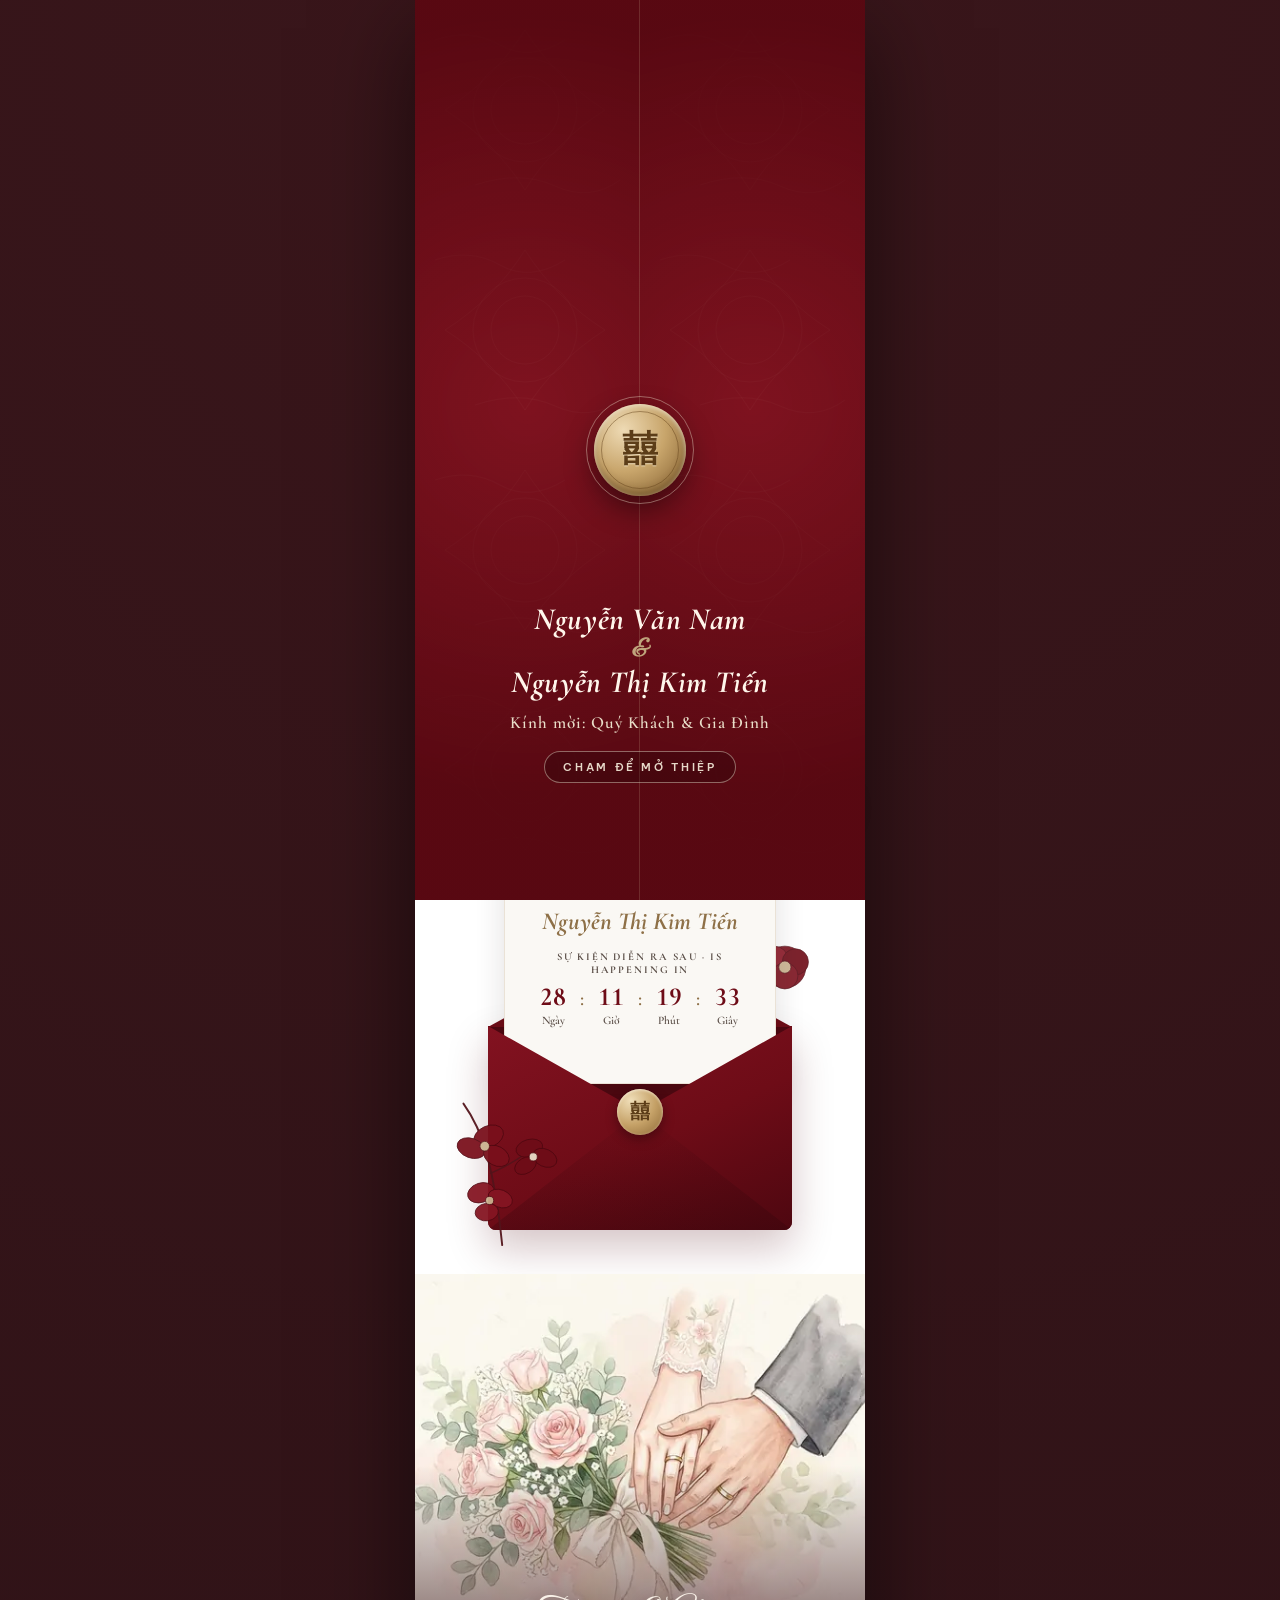
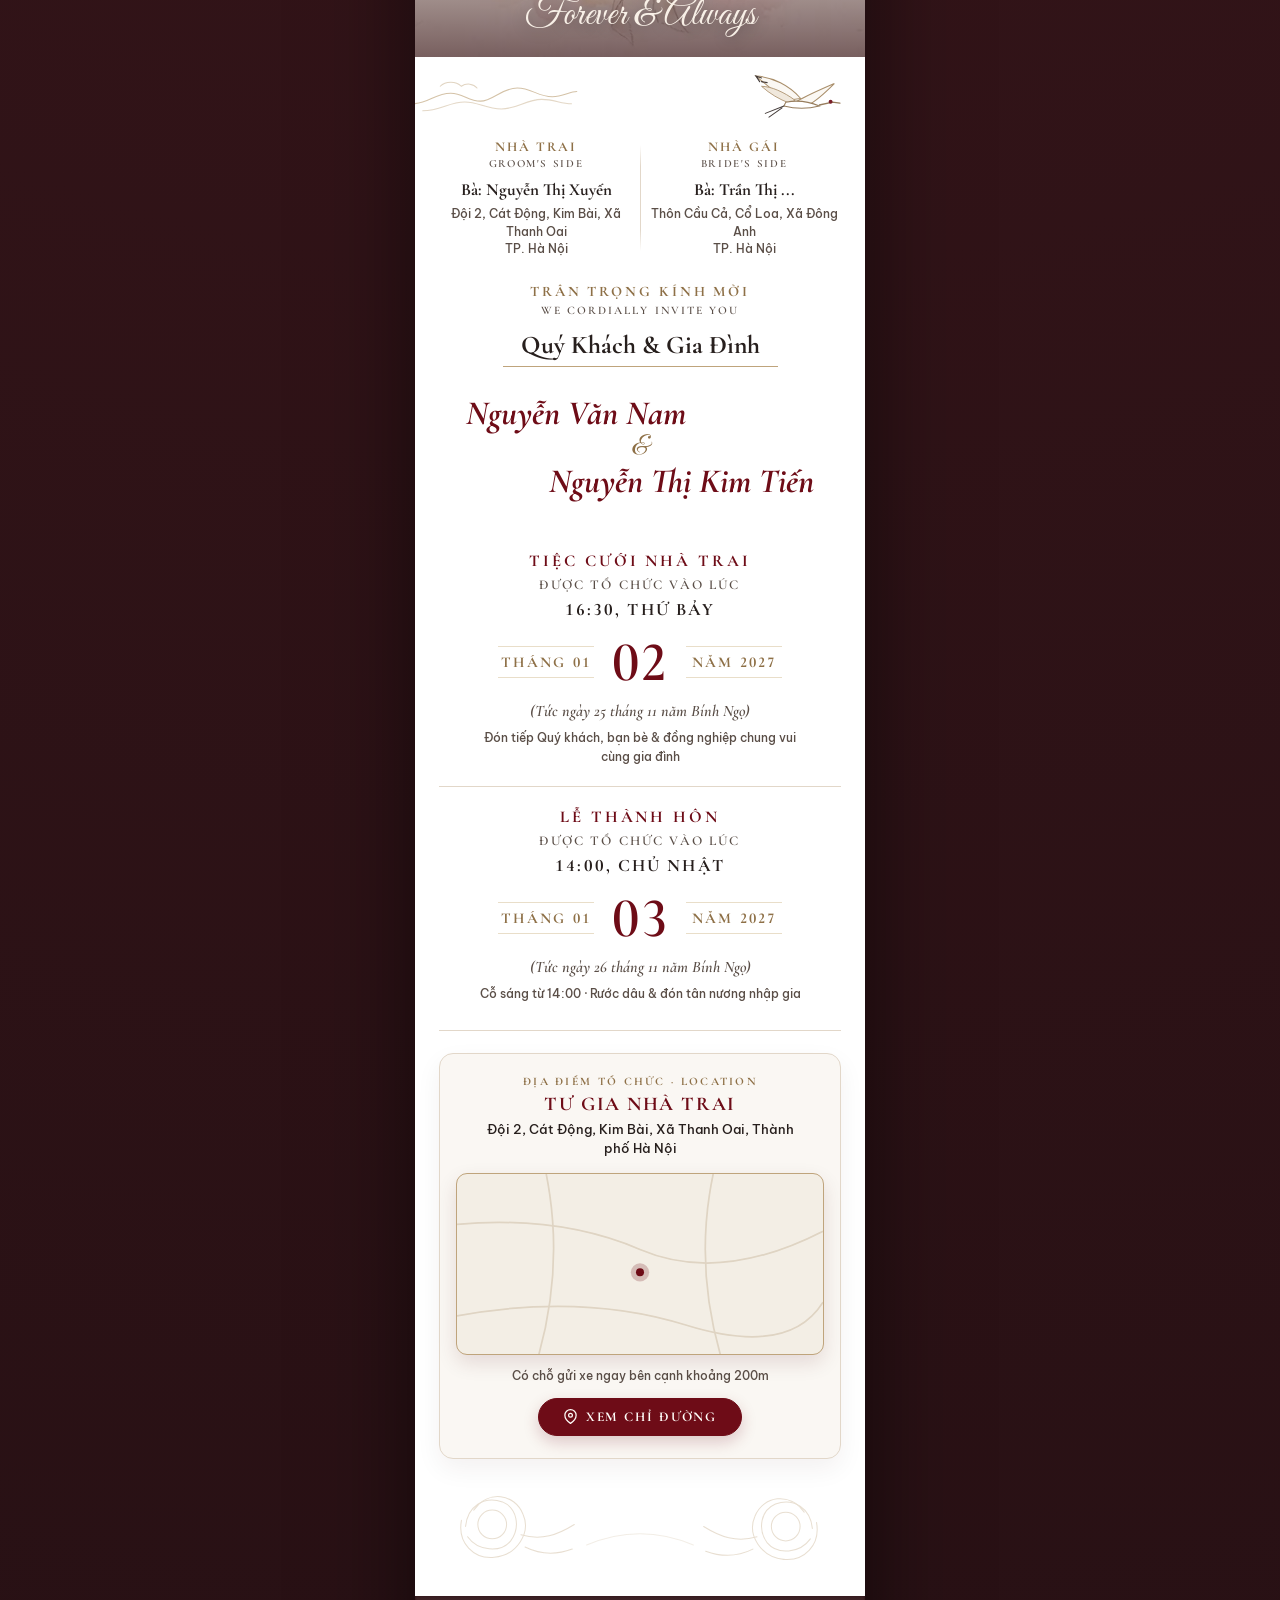
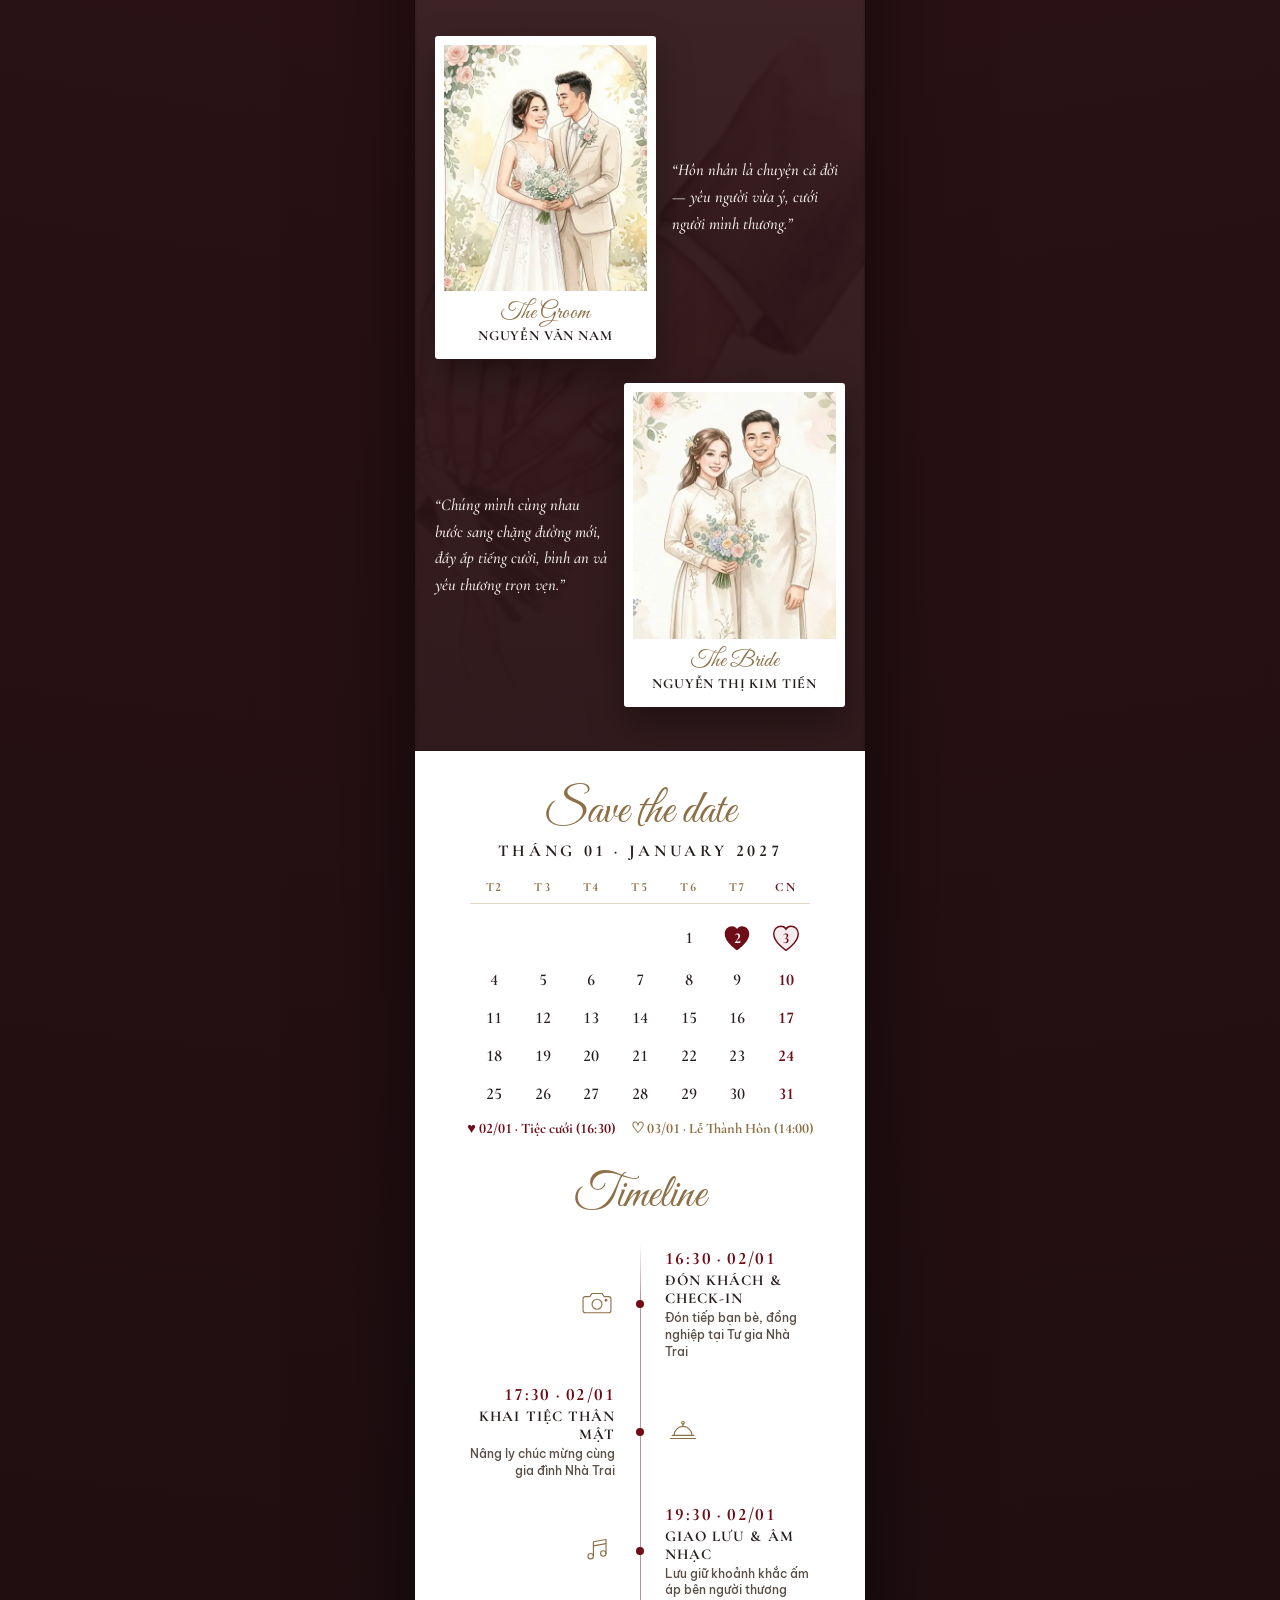
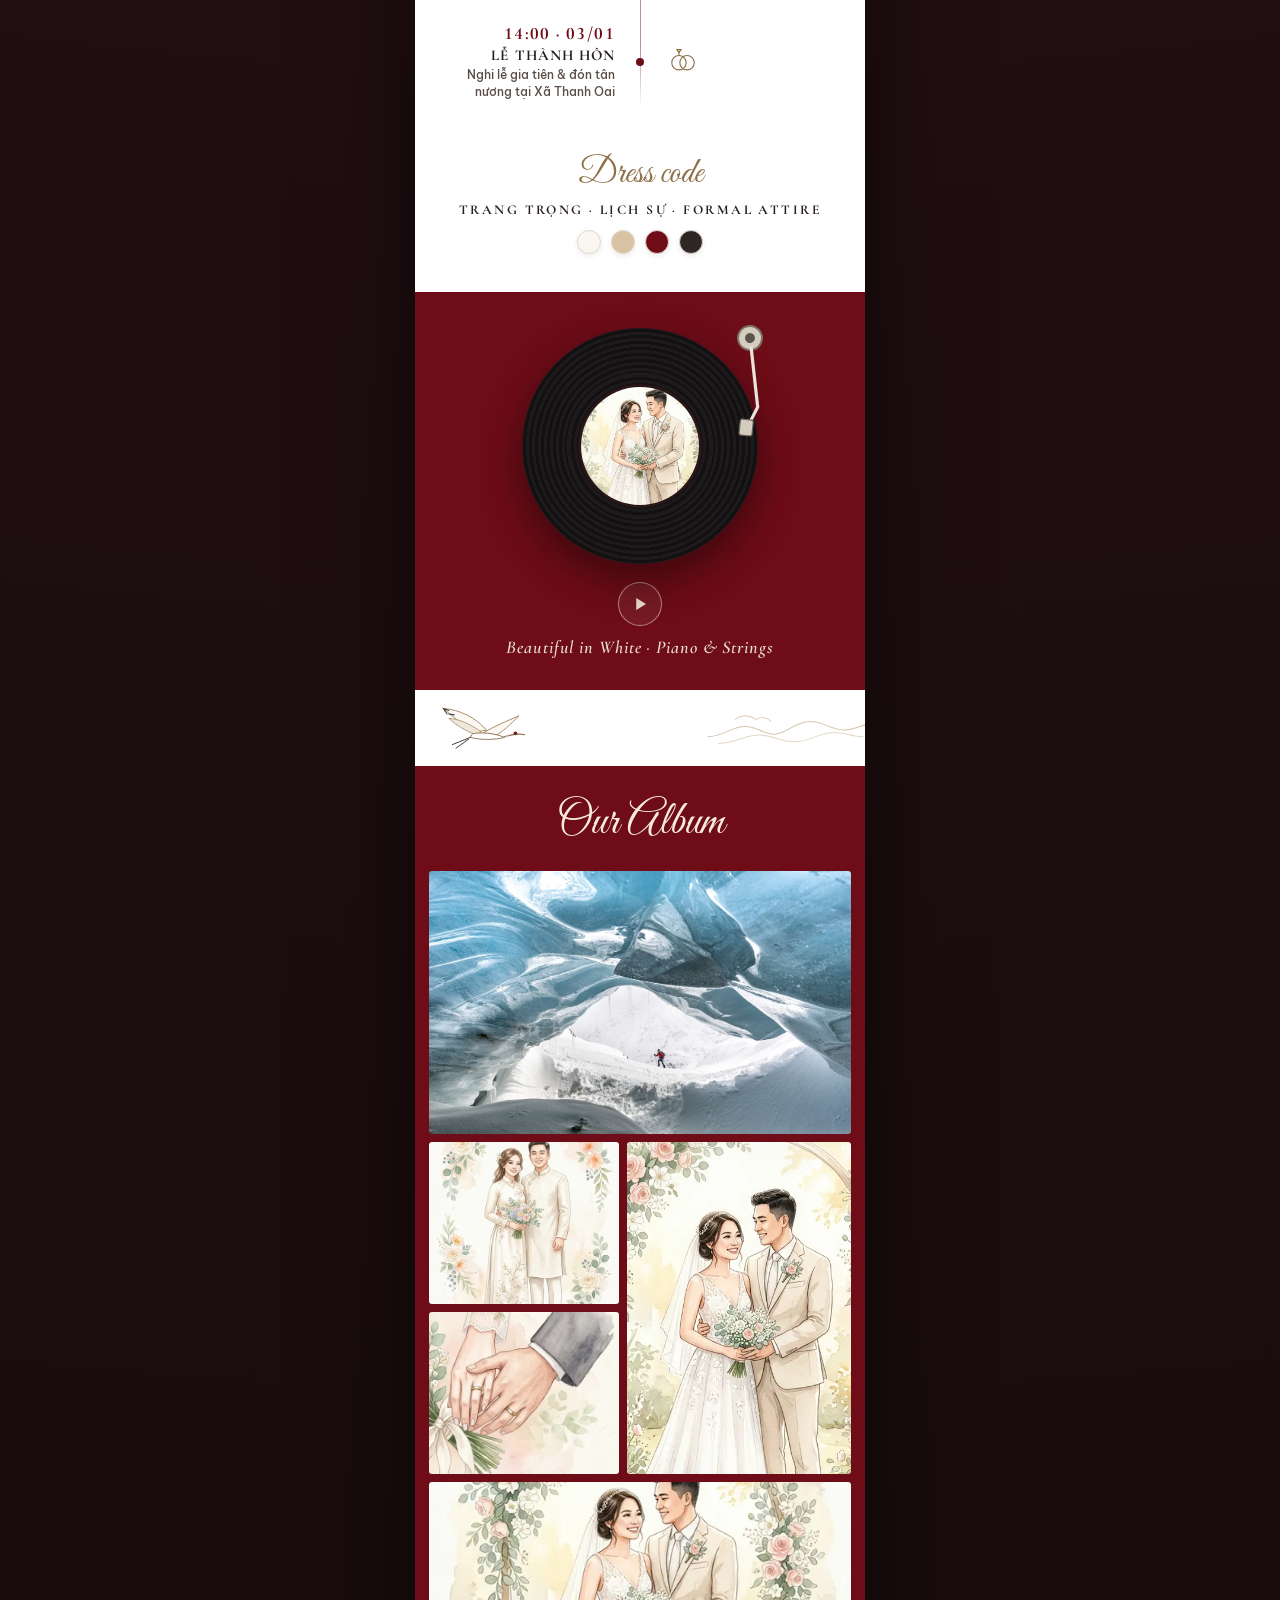
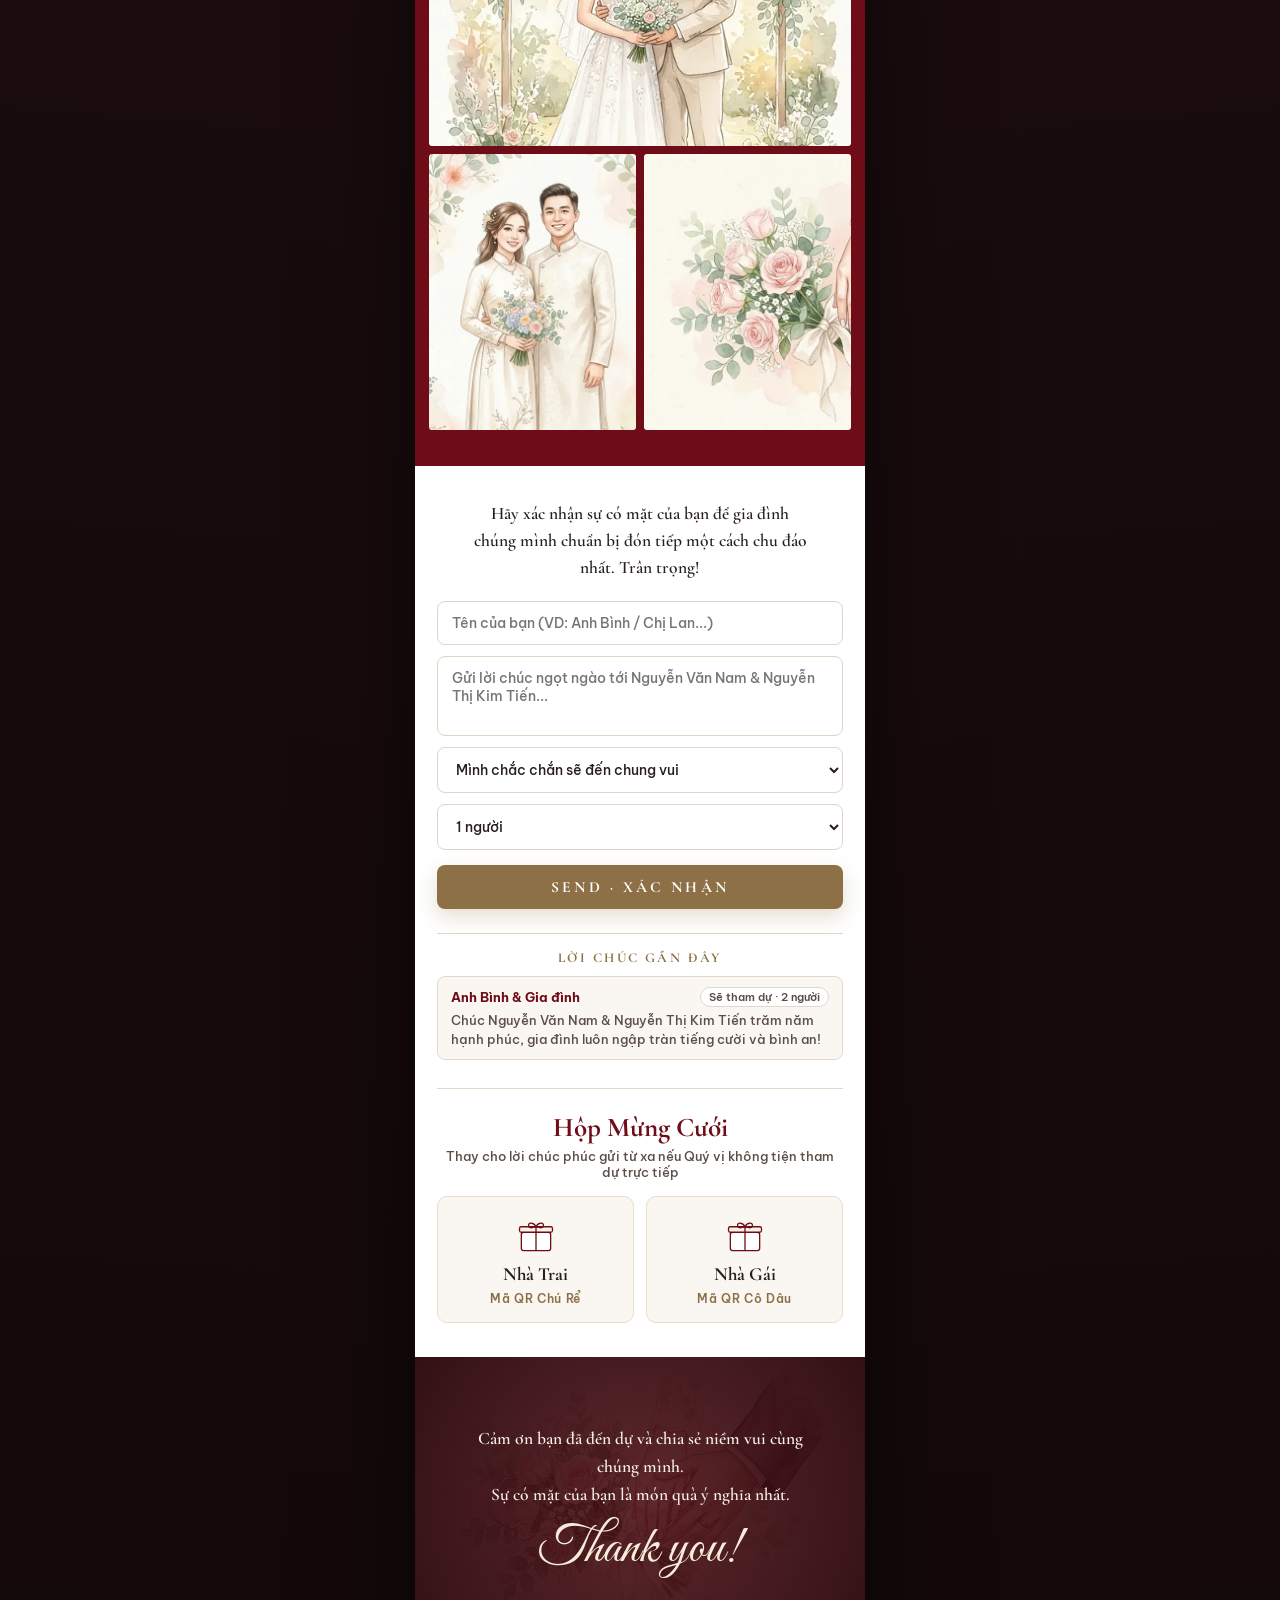
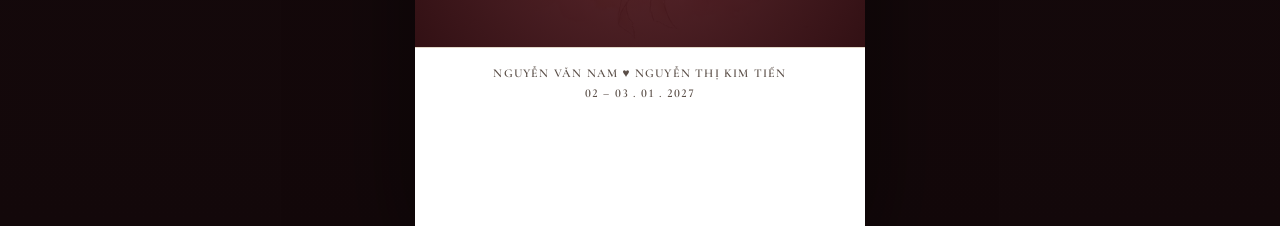
<file: nha-trai/index.html>
<!DOCTYPE html>
<html lang="vi">
<head>
  <meta charset="UTF-8" />
  <meta name="viewport" content="width=device-width, initial-scale=1.0, viewport-fit=cover" />
  <title>Thiệp Mời Nhà Trai — Nguyễn Văn Nam &amp; Nguyễn Thị Kim Tiến (16:30 · 02.01.2027)</title>
  <meta name="description" content="Trân trọng kính mời Quý khách tới dự Tiệc Cưới Nhà Trai lúc 16:30 Thứ Bảy ngày 02/01/2027 & Lễ Thành Hôn ngày 03/01/2027 tại Thị trấn Kim Bài, Thanh Oai, TP. Hà Nội." />
  <meta name="theme-color" content="#6E0C17" />
  <link rel="icon" type="image/svg+xml" href="data:image/svg+xml,%3Csvg xmlns='http://www.w3.org/2000/svg' viewBox='0 0 64 64'%3E%3Crect width='64' height='64' rx='16' fill='%236E0C17'/%3E%3Ctext x='32' y='44' text-anchor='middle' fill='%23E9DEC9' font-family='serif' font-size='34'%3E%E5%9B%8D%3C/text%3E%3C/svg%3E" />

  <!-- Open Graph / Zalo / Facebook Preview -->
  <meta property="og:type" content="website" />
  <meta property="og:title" content="Thiệp Mời Tiệc Cưới Nhà Trai — Nguyễn Văn Nam & Nguyễn Thị Kim Tiến" />
  <meta property="og:description" content="Trân trọng kính mời Quý khách tới dự Tiệc Cưới Nhà Trai lúc 16:30 Thứ Bảy ngày 02/01/2027 & Lễ Thành Hôn ngày 03/01/2027 tại Thị trấn Kim Bài, Thanh Oai, TP. Hà Nội." />
  <meta property="og:image" content="https://thiepcuoi-vannam-kimtien.com/og-cover.jpeg" />
  <meta property="og:image:width" content="1200" />
  <meta property="og:image:height" content="630" />
  <meta property="og:locale" content="vi_VN" />

  <!-- Luxury Editorial Vietnamese Google Fonts (Cormorant Garamond + Great Vibes accents + Be Vietnam Pro) -->
  <link rel="preconnect" href="https://fonts.googleapis.com" />
  <link rel="preconnect" href="https://fonts.gstatic.com" crossorigin />
  <link href="https://fonts.googleapis.com/css2?family=Be+Vietnam+Pro:wght@400;500;600;700&family=Cormorant+Garamond:ital,wght@0,500;0,600;0,700;1,500;1,600;1,700&family=Great+Vibes&display=swap" rel="stylesheet" />

  <link rel="stylesheet" href="../assets/style.css" />
</head>
<body data-mode="nha-trai" data-base="..">

  <!-- ===== 0. IMPERIAL BURGUNDY DOUBLE-DOOR OPENING (JMII 00:00 - 00:02) ===== -->
  <div id="doorOverlay" class="door-overlay">
    <div id="doorStage" class="door-stage" role="button" tabindex="0" aria-label="Chạm dấu sáp vàng để mở thiệp cưới">
      <div class="door-panel left"></div>
      <div class="door-panel right"></div>

      <button type="button" class="door-seal-btn" aria-label="Mở thiệp cưới">
        <span class="door-seal-hy">囍</span>
      </button>

      <div class="door-caption">
        <p id="doorCouple" class="door-couple">Nguyễn Văn Nam<span class="door-amp">&amp;</span>Nguyễn Thị Kim Tiến</p>
        <p id="doorGuestLine" class="door-guest-line">Kính mời: Quý Khách &amp; Gia Đình</p>
        <span class="door-hint">Chạm để mở thiệp</span>
      </div>
    </div>
  </div>

  <!-- ===== MAIN LUXURY EDITORIAL INVITATION SHELL ===== -->
  <main class="shell">

    <!-- 1. FULL-BLEED CINEMATIC HERO COVER -->
    <section class="hero-cover">
      <img id="heroCoverImg" class="hero-cover-img" src="../images/hero-arch.webp" alt="Nguyễn Văn Nam &amp; Nguyễn Thị Kim Tiến" />
      <div class="hero-cover-scrim" aria-hidden="true"></div>
      <div class="hero-cover-text">
        <h1 id="heroCoupleNames" class="hero-couple-names">
          <span class="name-line">Nguyễn Văn Nam</span>
          <span class="amp">&amp;</span>
          <span class="name-line">Nguyễn Thị Kim Tiến</span>
        </h1>
        <p class="hero-save-line">Save Our Date</p>
        <p id="heroDateSub" class="hero-date-sub lnum">02 – 03 . 01 . 2027</p>
      </div>
    </section>

    <!-- INDOCHINE GOLD CLOUDS & CRANE TRANSITION -->
    <div class="ornament-band" aria-hidden="true">
      <div class="ornament-cloud-left"><svg viewBox="0 0 200 64" fill="none" stroke="#C6AE8A" stroke-width="1.2" stroke-linecap="round">
  <path d="M6 42 C24 42 32 30 50 30 C64 30 70 39 84 39 C98 39 108 24 126 24 C142 24 150 34 166 34 C178 34 186 28 194 28"/>
  <path d="M18 50 C38 50 48 40 66 40 C82 40 90 48 108 48 C126 48 136 37 154 37 C168 37 176 42 188 42" opacity="0.65"/>
  <path d="M38 22 C44 16 56 16 62 22 C68 18 76 19 80 24" opacity="0.7"/>
</svg></div>
      <div class="ornament-crane-right"><svg viewBox="0 0 120 76" fill="none">
  <path d="M64 38 C52 24 34 15 16 14 C28 24 38 33 50 40 Z" fill="#FBF8F3" stroke="#A2855E" stroke-width="1.1"/>
  <path d="M58 40 C46 31 32 25 22 25 C31 33 41 39 52 43 Z" fill="#EFE7DA" stroke="#A2855E" stroke-width="0.9"/>
  <path d="M60 41 C72 34 86 28 100 22 C90 32 82 40 72 45 Z" fill="#FBF8F3" stroke="#A2855E" stroke-width="1.1"/>
  <path d="M48 42 C58 40 72 41 84 46 C72 49 58 49 46 46 Z" fill="#FFFFFF" stroke="#8F7350" stroke-width="1.1"/>
  <path d="M84 45 L98 42 L106 43" stroke="#8F7350" stroke-width="1.4" stroke-linecap="round"/>
  <circle cx="96" cy="41.5" r="2.1" fill="#6E0C17"/>
  <path d="M46 46 L26 54 M44 48 L30 58" stroke="#342B28" stroke-width="1.1" stroke-linecap="round"/>
  <path d="M22 16 L16 14 L20 20 M28 21 L22 20" stroke="#342B28" stroke-width="1.2" stroke-linecap="round"/>
</svg></div>
    </div>

    <!-- 2. SELF-OPENING BURGUNDY ENVELOPE & RISING COUNTDOWN LETTER (JMII 00:05 - 00:09) -->
    <section class="envelope-stage-section">
      <div id="envScene" class="env-scene" title="Chạm để đóng / mở phong bì">
        <div class="orchid-accent-left" aria-hidden="true"><svg viewBox="0 0 130 165" fill="none">
  <path d="M58 160 C55 128 50 96 42 66 C36 44 28 28 18 14" stroke="#53141B" stroke-width="2" stroke-linecap="round"/>
  <path d="M46 86 C64 78 82 68 96 54" stroke="#53141B" stroke-width="1.5" stroke-linecap="round"/>
  <g fill="#7A101C" stroke="#4D0810" stroke-width="0.8">
    <ellipse cx="44" cy="48" rx="16" ry="11" transform="rotate(-24 44 48)"/>
    <ellipse cx="26" cy="60" rx="15" ry="10" transform="rotate(20 26 60)"/>
    <ellipse cx="52" cy="68" rx="14" ry="10" transform="rotate(28 52 68)"/>
    <circle cx="40" cy="58" r="5" fill="#CBB390"/>
  </g>
  <g fill="#6E0C17" stroke="#4D0810" stroke-width="0.8">
    <ellipse cx="86" cy="60" rx="14" ry="9" transform="rotate(-15 86 60)"/>
    <ellipse cx="102" cy="70" rx="13" ry="9" transform="rotate(25 102 70)"/>
    <ellipse cx="82" cy="78" rx="12" ry="8" transform="rotate(-30 82 78)"/>
    <circle cx="90" cy="69" r="4.2" fill="#E9DEC9"/>
  </g>
  <g fill="#851522" stroke="#4D0810" stroke-width="0.8">
    <ellipse cx="36" cy="106" rx="14" ry="10" transform="rotate(-18 36 106)"/>
    <ellipse cx="56" cy="112" rx="13" ry="9" transform="rotate(22 56 112)"/>
    <ellipse cx="42" cy="126" rx="12" ry="9" transform="rotate(-8 42 126)"/>
    <circle cx="45" cy="114" r="4.2" fill="#CBB390"/>
  </g>
</svg></div>
        <div class="peony-accent-right" aria-hidden="true">
          <svg viewBox="0 0 110 110" fill="none">
            <g fill="#7A101C" stroke="#4D0810" stroke-width="0.8">
              <circle cx="56" cy="54" r="24"/>
              <circle cx="44" cy="46" r="16" fill="#8C1826"/>
              <circle cx="68" cy="48" r="15" fill="#6E0C17"/>
              <circle cx="56" cy="64" r="15" fill="#7D121F"/>
              <circle cx="56" cy="54" r="7" fill="#CBB390"/>
            </g>
          </svg>
        </div>

        <div class="env-pocket-back">
          <div class="env-flap-tri"></div>

          <div class="env-letter-card">
            <p id="letterKicker" class="letter-kicker">Trân trọng kính mời dự lễ cưới của<br/>You're invited to the wedding of</p>
            <p id="letterNames" class="letter-names">
              <span class="letter-line">Nguyễn Văn Nam</span>
              <span class="amp-small">&amp;</span>
              <span class="letter-line">Nguyễn Thị Kim Tiến</span>
            </p>
            <p class="letter-cd-kicker">Sự kiện diễn ra sau · Is happening in</p>
            <div class="letter-cd-row lnum">
              <div class="lcd-unit-col"><span id="cdDays" class="lcd-num">00</span><span class="lcd-lbl">Ngày</span></div>
              <span class="lcd-sep">:</span>
              <div class="lcd-unit-col"><span id="cdHours" class="lcd-num">00</span><span class="lcd-lbl">Giờ</span></div>
              <span class="lcd-sep">:</span>
              <div class="lcd-unit-col"><span id="cdMins" class="lcd-num">00</span><span class="lcd-lbl">Phút</span></div>
              <span class="lcd-sep">:</span>
              <div class="lcd-unit-col"><span id="cdSecs" class="lcd-num">00</span><span class="lcd-lbl">Giây</span></div>
            </div>
          </div>

          <div class="env-pocket-front"></div>
          <div class="env-mini-seal" aria-hidden="true">囍</div>
        </div>
      </div>
    </section>

    <!-- 3. FULL-BLEED "Forever & Always" INTERLUDE PHOTO -->
    <section id="interludePhoto" class="interlude-photo reveal">
      <img id="interludeImg" src="../images/banner-rings.webp" alt="Forever and Always" loading="lazy" />
      <p class="interlude-script">Forever &amp; Always</p>
    </section>

    <!-- INDOCHINE CLOUDS & CRANE ABOVE FORMAL SUITE -->
    <div class="ornament-band" aria-hidden="true">
      <div class="ornament-cloud-left"><svg viewBox="0 0 200 64" fill="none" stroke="#C6AE8A" stroke-width="1.2" stroke-linecap="round">
  <path d="M6 42 C24 42 32 30 50 30 C64 30 70 39 84 39 C98 39 108 24 126 24 C142 24 150 34 166 34 C178 34 186 28 194 28"/>
  <path d="M18 50 C38 50 48 40 66 40 C82 40 90 48 108 48 C126 48 136 37 154 37 C168 37 176 42 188 42" opacity="0.65"/>
  <path d="M38 22 C44 16 56 16 62 22 C68 18 76 19 80 24" opacity="0.7"/>
</svg></div>
      <div class="ornament-crane-right"><svg viewBox="0 0 120 76" fill="none">
  <path d="M64 38 C52 24 34 15 16 14 C28 24 38 33 50 40 Z" fill="#FBF8F3" stroke="#A2855E" stroke-width="1.1"/>
  <path d="M58 40 C46 31 32 25 22 25 C31 33 41 39 52 43 Z" fill="#EFE7DA" stroke="#A2855E" stroke-width="0.9"/>
  <path d="M60 41 C72 34 86 28 100 22 C90 32 82 40 72 45 Z" fill="#FBF8F3" stroke="#A2855E" stroke-width="1.1"/>
  <path d="M48 42 C58 40 72 41 84 46 C72 49 58 49 46 46 Z" fill="#FFFFFF" stroke="#8F7350" stroke-width="1.1"/>
  <path d="M84 45 L98 42 L106 43" stroke="#8F7350" stroke-width="1.4" stroke-linecap="round"/>
  <circle cx="96" cy="41.5" r="2.1" fill="#6E0C17"/>
  <path d="M46 46 L26 54 M44 48 L30 58" stroke="#342B28" stroke-width="1.1" stroke-linecap="round"/>
  <path d="M22 16 L16 14 L20 20 M28 21 L22 20" stroke="#342B28" stroke-width="1.2" stroke-linecap="round"/>
</svg></div>
    </div>

    <!-- 4. FORMAL TWO-FAMILY INVITATION SUITE (JMII 00:11 - 00:18) -->
    <section id="secInvite" class="formal-suite">
      <div class="families-formal">
        <div class="reveal from-left">
          <p id="famLeftVi" class="fam-col-title">Nhà Trai</p>
          <p id="famLeftEn" class="fam-col-en">Groom's Side</p>
          <p id="famLeftParent" class="fam-col-parent">Bà: Nguyễn Thị ...</p>
          <p id="famLeftAddr" class="fam-col-addr">Thị trấn Kim Bài, Xã Thanh Oai<br/>TP. Hà Nội</p>
        </div>
        <div class="reveal from-right">
          <p id="famRightVi" class="fam-col-title">Nhà Gái</p>
          <p id="famRightEn" class="fam-col-en">Bride's Side</p>
          <p id="famRightParent" class="fam-col-parent">Bà: Trần Thị ...</p>
          <p id="famRightAddr" class="fam-col-addr">Thôn Cầu Cả, Cổ Loa, Xã Đông Anh<br/>TP. Hà Nội</p>
        </div>
      </div>

      <div class="reveal">
        <p class="invite-formal-kicker">Trân Trọng Kính Mời</p>
        <p class="invite-formal-en">We Cordially Invite You</p>
        <p id="formalGuestName" class="guest-underline">Quý Khách &amp; Gia Đình</p>
      </div>

      <div class="formal-couple-names reveal">
        <p id="formalNameTop" class="formal-name-top">Nguyễn Văn Nam</p>
        <span class="formal-name-amp" aria-hidden="true">&amp;</span>
        <p id="formalNameBottom" class="formal-name-bottom">Nguyễn Thị Kim Tiến</p>
      </div>

      <div id="formalEventsList"></div>
      <div id="formalVenuesList" class="formal-venues"></div>

      <div class="peony-footer-svg" aria-hidden="true"><svg viewBox="0 0 380 110" fill="none" stroke="#C9B393" stroke-width="1" stroke-linecap="round">
  <g transform="translate(46,56)">
    <circle cx="0" cy="0" r="14"/><path d="M-26 2 C-24 -18 -8 -28 10 -22 C24 -16 28 2 18 16 C8 28 -14 26 -24 12"/>
    <path d="M-18 -14 C-4 -34 22 -30 30 -10 C38 8 24 30 2 32 C-18 34 -34 18 -30 -4"/>
    <path d="M28 10 C48 16 64 10 80 0 M32 22 C48 30 62 30 78 24"/>
  </g>
  <g transform="translate(332,58) scale(-1,1)">
    <circle cx="0" cy="0" r="14"/><path d="M-26 2 C-24 -18 -8 -28 10 -22 C24 -16 28 2 18 16 C8 28 -14 26 -24 12"/>
    <path d="M-18 -14 C-4 -34 22 -30 30 -10 C38 8 24 30 2 32 C-18 34 -34 18 -30 -4"/>
    <path d="M28 10 C48 16 64 10 80 0 M32 22 C48 30 62 30 78 24"/>
  </g>
  <path d="M138 76 Q190 54 242 76" opacity="0.55"/>
</svg></div>
    </section>

    <!-- 5. DARK EDITORIAL POLAROID COUPLE STORY (JMII 00:19 - 00:22) -->
    <section class="polaroid-story">
      <img id="storyBgImg" class="polaroid-story-bg" src="../images/hands-rings.webp" alt="" aria-hidden="true" loading="lazy" />

      <div class="story-grid">
        <div class="story-row">
          <div id="polaroidCard1" class="polaroid-card reveal from-left">
            <img id="polaroid1Img" class="polaroid-img" src="../images/arch-closeup.webp" alt="Chú Rể Nguyễn Văn Nam" loading="lazy" />
            <p id="polaroid1Role" class="polaroid-role">The Groom</p>
            <p id="polaroid1Name" class="polaroid-name">Nguyễn Văn Nam</p>
          </div>
          <p class="story-copy reveal from-right">
            “Hôn nhân là chuyện cả đời — yêu người vừa ý, cưới người mình thương.”
          </p>
        </div>

        <div class="story-row reverse">
          <p class="story-copy reveal from-left">
            “Chúng mình cùng nhau bước sang chặng đường mới, đầy ắp tiếng cười, bình an và yêu thương trọn vẹn.”
          </p>
          <div id="polaroidCard2" class="polaroid-card reveal from-right">
            <img id="polaroid2Img" class="polaroid-img" src="../images/aodai-closeup.webp" alt="Cô Dâu Nguyễn Thị Kim Tiến" loading="lazy" />
            <p id="polaroid2Role" class="polaroid-role">The Bride</p>
            <p id="polaroid2Name" class="polaroid-name">Nguyễn Thị Kim Tiến</p>
          </div>
        </div>
      </div>
    </section>

    <!-- 6. SAVE THE DATE CALENDAR, VERTICAL TIMELINE & DRESS CODE (JMII 00:22 - 00:26) -->
    <section id="secSchedule" class="schedule-suite">
      <div class="reveal">
        <p class="accent-heading">Save the date</p>
        <p id="calSubMonth" class="cal-sub-month lnum">Tháng 01 · January 2027</p>
      </div>

      <div class="reveal">
        <div class="cal-clean-grid">
          <div class="cal-hd">T2</div>
          <div class="cal-hd">T3</div>
          <div class="cal-hd">T4</div>
          <div class="cal-hd">T5</div>
          <div class="cal-hd">T6</div>
          <div class="cal-hd">T7</div>
          <div class="cal-hd" style="color:var(--burgundy);">CN</div>
        </div>
        <div id="calendarDays" class="cal-clean-grid"></div>
        <div id="calNotes" class="cal-notes">
          <span><strong style="color:var(--burgundy);">♥ 02/01</strong> · Tiệc cưới (16:30)</span>
          <span><strong style="color:var(--gold);">♡ 03/01</strong> · Lễ Thành Hôn &amp; Vu Quy</span>
        </div>
      </div>

      <div class="reveal">
        <p class="accent-heading">Timeline</p>
      </div>
      <div id="timelineAxis" class="timeline-axis"></div>

      <div class="dresscode-wrap reveal">
        <p class="dress-title">Dress code</p>
        <p class="dress-sub">Trang Trọng · Lịch Sự · Formal Attire</p>
        <div class="dress-swatches" aria-label="Gợi ý bảng màu trang phục">
          <span class="swatch" style="background:#FAF6F0;" title="Kem ngà"></span>
          <span class="swatch" style="background:#D8C3A5;" title="Be vàng"></span>
          <span class="swatch" style="background:#6E0C17;" title="Đỏ rượu vang"></span>
          <span class="swatch" style="background:#2F2726;" title="Đen thanh lịch"></span>
        </div>
      </div>
    </section>

    <!-- 7. SPINNING VINYL RECORD PLAYER FEATURE BLOCK (JMII 00:26 - 00:27) -->
    <section id="vinylSection" class="vinyl-section">
      <div id="vinylStage" class="vinyl-stage reveal" title="Chạm đĩa nhạc để bật / tạm dừng Beautiful in White">
        <div class="vinyl-record">
          <img id="vinylLabelImg" class="vinyl-label-img" src="../images/arch-closeup.webp" alt="Beautiful in White" loading="lazy" />
        </div>
        <svg class="vinyl-arm" viewBox="0 0 68 112" fill="none" aria-hidden="true">
          <circle cx="48" cy="18" r="12" fill="#D5CCC0" stroke="#7A7066" stroke-width="2"/>
          <circle cx="48" cy="18" r="5" fill="#5D544C"/>
          <path d="M46 28 L34 86 L22 98" stroke="#EAE3DA" stroke-width="3.2" stroke-linecap="round" stroke-linejoin="round"/>
          <rect x="14" y="92" width="13" height="16" rx="2" transform="rotate(24 14 92)" fill="#D5CCC0" stroke="#6E645B" stroke-width="1.2"/>
        </svg>
      </div>

      <button id="vinylPlayBtn" type="button" class="vinyl-play-btn" aria-label="Phát hoặc tạm dừng nhạc nền">
        <svg id="vinylPlayIcon" width="18" height="18" viewBox="0 0 24 24" aria-hidden="true">
          <polygon points="7,4 20,12 7,20" fill="currentColor"/>
        </svg>
      </button>
      <p class="vinyl-song-name">Beautiful in White · Piano &amp; Strings</p>
    </section>

    <!-- INDOCHINE CRANE & CLOUD TRANSITION INTO ALBUM -->
    <div class="ornament-band" aria-hidden="true">
      <div class="ornament-crane-left"><svg viewBox="0 0 120 76" fill="none">
  <path d="M64 38 C52 24 34 15 16 14 C28 24 38 33 50 40 Z" fill="#FBF8F3" stroke="#A2855E" stroke-width="1.1"/>
  <path d="M58 40 C46 31 32 25 22 25 C31 33 41 39 52 43 Z" fill="#EFE7DA" stroke="#A2855E" stroke-width="0.9"/>
  <path d="M60 41 C72 34 86 28 100 22 C90 32 82 40 72 45 Z" fill="#FBF8F3" stroke="#A2855E" stroke-width="1.1"/>
  <path d="M48 42 C58 40 72 41 84 46 C72 49 58 49 46 46 Z" fill="#FFFFFF" stroke="#8F7350" stroke-width="1.1"/>
  <path d="M84 45 L98 42 L106 43" stroke="#8F7350" stroke-width="1.4" stroke-linecap="round"/>
  <circle cx="96" cy="41.5" r="2.1" fill="#6E0C17"/>
  <path d="M46 46 L26 54 M44 48 L30 58" stroke="#342B28" stroke-width="1.1" stroke-linecap="round"/>
  <path d="M22 16 L16 14 L20 20 M28 21 L22 20" stroke="#342B28" stroke-width="1.2" stroke-linecap="round"/>
</svg></div>
      <div class="ornament-cloud-right"><svg viewBox="0 0 200 64" fill="none" stroke="#C6AE8A" stroke-width="1.2" stroke-linecap="round">
  <path d="M6 42 C24 42 32 30 50 30 C64 30 70 39 84 39 C98 39 108 24 126 24 C142 24 150 34 166 34 C178 34 186 28 194 28"/>
  <path d="M18 50 C38 50 48 40 66 40 C82 40 90 48 108 48 C126 48 136 37 154 37 C168 37 176 42 188 42" opacity="0.65"/>
  <path d="M38 22 C44 16 56 16 62 22 C68 18 76 19 80 24" opacity="0.7"/>
</svg></div>
    </div>

    <!-- 8. IMPERIAL BURGUNDY "Our Album" GALLERY (JMII 00:28 - 00:33) -->
    <section id="secAlbum" class="album-burgundy">
      <h2 class="album-heading reveal">Our Album</h2>

      <div class="album-grid">
        <div class="al-frame wide reveal" data-album-idx="0">
          <img src="../images/banner-rings.webp" alt="Ảnh cưới 1" loading="lazy" />
        </div>

        <div class="album-row-asym">
          <div class="album-stack-col">
            <div class="al-frame square reveal from-left" data-album-idx="1">
              <img src="../images/aodai-full.webp" alt="Ảnh cưới 2" loading="lazy" />
            </div>
            <div class="al-frame square reveal from-left" data-album-idx="3">
              <img src="../images/hands-rings.webp" alt="Ảnh cưới 4" loading="lazy" />
            </div>
          </div>
          <div class="al-frame fill reveal from-right" data-album-idx="2">
            <img src="../images/arch-closeup.webp" alt="Ảnh cưới 3" loading="lazy" />
          </div>
        </div>

        <div class="al-frame wide reveal" data-album-idx="4">
          <img src="../images/hero-arch.webp" alt="Ảnh cưới 5" loading="lazy" />
        </div>

        <div class="album-row-two">
          <div class="al-frame tall reveal from-left" data-album-idx="5">
            <img src="../images/aodai-closeup.webp" alt="Ảnh cưới 6" loading="lazy" />
          </div>
          <div class="al-frame tall reveal from-right" data-album-idx="6">
            <img src="../images/bouquet.webp" alt="Ảnh cưới 7" loading="lazy" />
          </div>
        </div>
      </div>
    </section>

    <!-- 9. RSVP FORM & MINIMALIST HỘP MỪNG CƯỚI (JMII 00:33 - 00:38) -->
    <section id="secRsvp" class="rsvp-suite">
      <p id="rsvpIntro" class="rsvp-intro reveal">
        Hãy xác nhận sự có mặt của bạn để gia đình chúng mình chuẩn bị đón tiếp một cách chu đáo nhất. Trân trọng!
      </p>

      <form id="rsvpForm" class="rsvp-form reveal">
        <input id="rsvpName" type="text" required class="rsvp-field" placeholder="Tên của bạn (VD: Anh Bình / Chị Lan...)" />
        <textarea id="rsvpWish" rows="3" class="rsvp-field" style="resize:none;" placeholder="Gửi lời chúc ngọt ngào tới Nguyễn Văn Nam &amp; Nguyễn Thị Kim Tiến..."></textarea>

        <select id="rsvpStatus" class="rsvp-field" aria-label="Xác nhận tham dự">
          <option value="Sẽ tham dự">Mình chắc chắn sẽ đến chung vui</option>
          <option value="Rất tiếc bận">Rất tiếc mình không thể tham dự</option>
        </select>

        <select id="rsvpCount" class="rsvp-field" aria-label="Số người tham dự">
          <option value="1 người">1 người</option>
          <option value="2 người">2 người</option>
          <option value="3-4 người">3 – 4 người (Gia đình)</option>
        </select>

        <select id="rsvpSide" class="rsvp-field" aria-label="Khách mời của gia đình nào">
          <option value="Khách Nhà Trai">Khách mời Nhà Trai (Chú rể Nguyễn Văn Nam)</option>
          <option value="Khách Nhà Gái">Khách mời Nhà Gái (Cô dâu Nguyễn Thị Kim Tiến)</option>
        </select>

        <button id="rsvpSubmitBtn" type="submit" class="rsvp-submit">Send · Xác Nhận</button>
      </form>

      <div class="wishes-drawer reveal">
        <p class="wishes-kicker">Lời Chúc Gần Đây</p>
        <div id="wishesList" class="wishes-list">
          <div class="wish-card">
            <div class="wish-top">
              <span class="wish-author">Anh Bình &amp; Gia đình</span>
              <span class="wish-tag">Sẽ tham dự · 2 người</span>
            </div>
            <p class="wish-body">Chúc Nguyễn Văn Nam &amp; Nguyễn Thị Kim Tiến trăm năm hạnh phúc, gia đình luôn ngập tràn tiếng cười và bình an!</p>
          </div>
        </div>
      </div>

      <!-- Minimalist Hộp Mừng Cưới -->
      <div id="secGift" class="gift-block reveal">
        <h2 class="gift-heading">Hộp Mừng Cưới</h2>
        <p class="gift-note">Thay cho lời chúc phúc gửi từ xa nếu Quý vị không tiện tham dự trực tiếp</p>
        <div class="gift-duo">
          <button id="giftTileGroom" type="button" class="gift-tile btn-open-gift" data-qr-open="groom">
            <svg class="gift-tile-icon" viewBox="0 0 48 48" fill="none" stroke="#6E0C17" stroke-width="1.4" stroke-linecap="round" stroke-linejoin="round" aria-hidden="true">
              <rect x="8" y="21" width="32" height="20" rx="2.5" fill="#FFFFFF"/>
              <rect x="6" y="15" width="36" height="6" rx="2" fill="#FAF2E8"/>
              <path d="M24 15v26M24 15c-2.5-5-9-5-8-1s5.5 1 8 1Zm0 0c2.5-5 9-5 8-1s-5.5 1-8 1Z"/>
            </svg>
            <span class="gift-tile-title">Nhà Trai</span>
            <span class="gift-tile-sub">Mã QR Chú Rể</span>
          </button>

          <button id="giftTileBride" type="button" class="gift-tile btn-open-gift" data-qr-open="bride">
            <svg class="gift-tile-icon" viewBox="0 0 48 48" fill="none" stroke="#6E0C17" stroke-width="1.4" stroke-linecap="round" stroke-linejoin="round" aria-hidden="true">
              <rect x="8" y="21" width="32" height="20" rx="2.5" fill="#FFFFFF"/>
              <rect x="6" y="15" width="36" height="6" rx="2" fill="#FAF2E8"/>
              <path d="M24 15v26M24 15c-2.5-5-9-5-8-1s5.5 1 8 1Zm0 0c2.5-5 9-5 8-1s-5.5 1-8 1Z"/>
            </svg>
            <span class="gift-tile-title">Nhà Gái</span>
            <span class="gift-tile-sub">Mã QR Cô Dâu</span>
          </button>
        </div>
      </div>
    </section>

    <!-- 10. CINEMATIC DARK-VIGNETTE "Thank you!" FOOTER (JMII 00:36 - 00:37) -->
    <footer class="footer-cinema">
      <img id="footerBgImg" class="footer-cinema-bg" src="../images/banner-rings.webp" alt="" aria-hidden="true" loading="lazy" />
      <div class="footer-cinema-inner reveal">
        <p id="footerQuote" class="footer-quote">
          Cảm ơn bạn đã đến dự và chia sẻ niềm vui cùng chúng mình.<br/>
          Sự có mặt của bạn là món quà ý nghĩa nhất.
        </p>
        <p class="footer-thanks-script">Thank you!</p>
      </div>
    </footer>
    <div class="footer-bar lnum">
      <span id="footerBrand">NGUYỄN VĂN NAM ♥ NGUYỄN THỊ KIM TIẾN</span>
      <span id="footerDate">02 – 03 . 01 . 2027</span>
    </div>

  </main>

  <!-- FIXED BOTTOM QUICK-NAVIGATION MENU -->
  <nav id="bottomNav" class="bottom-nav" aria-label="Điều hướng nhanh các mục chính">
    <button type="button" class="bnav-item active" data-target="secInvite">
      <svg viewBox="0 0 24 24" fill="none" stroke="currentColor" stroke-linecap="round" stroke-linejoin="round" aria-hidden="true">
        <rect x="3" y="5" width="18" height="14" rx="2"></rect>
        <path d="m3 7 9 6 9-6"></path>
      </svg>
      <span>Lời mời</span>
    </button>
    <button type="button" class="bnav-item" data-target="secSchedule">
      <svg viewBox="0 0 24 24" fill="none" stroke="currentColor" stroke-linecap="round" stroke-linejoin="round" aria-hidden="true">
        <rect x="3" y="4" width="18" height="18" rx="2"></rect>
        <path d="M16 2v4M8 2v4M3 10h18"></path>
      </svg>
      <span>Lịch trình</span>
    </button>
    <button type="button" class="bnav-item" data-target="secAlbum">
      <svg viewBox="0 0 24 24" fill="none" stroke="currentColor" stroke-linecap="round" stroke-linejoin="round" aria-hidden="true">
        <rect x="3" y="4" width="18" height="16" rx="2"></rect>
        <circle cx="8.5" cy="9.5" r="1.5"></circle>
        <path d="m21 16-5-5L5 20"></path>
      </svg>
      <span>Album</span>
    </button>
    <button type="button" class="bnav-item" data-target="secRsvp">
      <svg viewBox="0 0 24 24" fill="none" stroke="currentColor" stroke-linecap="round" stroke-linejoin="round" aria-hidden="true">
        <path d="M19 14c1.49-1.46 3-3.21 3-5.5A5.5 5.5 0 0 0 16.5 3c-1.76 0-3 .5-4.5 2-1.5-1.5-2.74-2-4.5-2A5.5 5.5 0 0 0 2 8.5c0 2.3 1.5 4.05 3 5.5l7 7Z"></path>
      </svg>
      <span>Xác nhận</span>
    </button>
    <button type="button" class="bnav-item" data-target="secGift">
      <svg viewBox="0 0 24 24" fill="none" stroke="currentColor" stroke-linecap="round" stroke-linejoin="round" aria-hidden="true">
        <rect x="3" y="8" width="18" height="4" rx="1"></rect>
        <path d="M12 8v13M19 12v7a2 2 0 0 1-2 2H7a2 2 0 0 1-2-2v-7"></path>
        <path d="M7.5 8a2.5 2.5 0 0 1 0-5A4.8 8 0 0 1 12 8a4.8 8 0 0 1 4.5-5 2.5 2.5 0 0 1 0 5"></path>
      </svg>
      <span>Mừng cưới</span>
    </button>
  </nav>

  <!-- DISCREET FLOATING AUDIO BUTTON (ABOVE FIXED FOOTER MENU) -->
  <audio id="bgMusic" src="../music/beautiful-in-white.mp3" loop preload="auto" playsinline></audio>
  <button id="musicToggleBtn" type="button" class="audio-fab" aria-label="Bật hoặc tắt nhạc nền Beautiful in White" aria-pressed="false" title="Beautiful in White">
    <span class="audio-fab-ring" aria-hidden="true"></span>
    <svg viewBox="0 0 24 24" fill="none" stroke="currentColor" stroke-width="1.8" stroke-linecap="round" stroke-linejoin="round" aria-hidden="true">
      <polygon points="11 5 6 9 2 9 2 15 6 15 11 19 11 5"></polygon>
      <path d="M15.54 8.46a5 5 0 0 1 0 7.07"></path>
      <path d="M19.07 4.93a10 10 0 0 1 0 14.14"></path>
    </svg>
    <span class="audio-fab-slash" aria-hidden="true"></span>
  </button>

  <!-- ===== RSVP THANK-YOU CONFIRMATION POPUP (JMII 00:44) ===== -->
  <div id="rsvpThanksModal" class="modal-backdrop hidden">
    <div class="modal-box rsvp-thanks-card">
      <button id="btnCloseThanks" type="button" class="rsvp-thanks-close" aria-label="Đóng">✕</button>
      <img id="rsvpThanksPhoto" class="rsvp-thanks-photo" src="../images/aodai-closeup.webp" alt="Nguyễn Văn Nam &amp; Nguyễn Thị Kim Tiến" />
      <div class="rsvp-thanks-body">
        <p class="rsvp-thanks-text">
          Cảm ơn bạn đã dành thời gian phản hồi.<br/>
          Chúng mình vô cùng trân quý tình cảm &amp; lời chúc phúc của bạn!
        </p>
        <p class="rsvp-thanks-script">Thank you!</p>
      </div>
    </div>
  </div>

  <!-- ===== GIFT QR CODE MODAL ===== -->
  <div id="giftQrModal" class="modal-backdrop hidden">
    <div class="modal-box">
      <div class="modal-head">
        <div>
          <p class="modal-kicker">Hộp Mừng Cưới</p>
          <h3 class="modal-title">Mã QR Chú Rể &amp; Cô Dâu</h3>
        </div>
        <button id="btnCloseGift" type="button" class="close-btn" aria-label="Đóng">✕</button>
      </div>

      <div class="qr-tabs">
        <button type="button" data-qr-tab="both" class="qr-tab active">Cả hai</button>
        <button type="button" data-qr-tab="groom" class="qr-tab">Nhà Trai</button>
        <button type="button" data-qr-tab="bride" class="qr-tab">Nhà Gái</button>
      </div>

      <div id="qrGrid" class="qr-grid two-cols">
        <div id="groomQrCard" class="qr-card">
          <span class="qr-role-tag">Mừng Chú Rể</span>
          <strong id="modalGroomName" class="qr-person">Nguyễn Văn Nam</strong>
          <div class="qr-frame">
            <svg id="groomQrSvg" style="width:100%; height:100%;" viewBox="0 0 120 120" fill="none">
              <rect width="120" height="120" fill="#FFF"/>
              <rect x="8" y="8" width="28" height="28" rx="3" stroke="#222" stroke-width="4"/><rect x="16" y="16" width="12" height="12" rx="1" fill="#222"/>
              <rect x="84" y="8" width="28" height="28" rx="3" stroke="#222" stroke-width="4"/><rect x="92" y="16" width="12" height="12" rx="1" fill="#222"/>
              <rect x="8" y="84" width="28" height="28" rx="3" stroke="#222" stroke-width="4"/><rect x="16" y="92" width="12" height="12" rx="1" fill="#222"/>
              <path fill="#222" d="M44 10h6v6h-6zM56 10h6v12h-6zM68 10h8v6h-8zM44 22h6v6h-6zM68 22h6v6h-6zM50 30h12v6H50zM10 44h12v6H10zM28 44h6v12h-6zM44 44h6v6h-6zM74 44h6v6h-6zM86 44h12v6H86zM104 44h6v12h-6zM16 56h6v6h-6zM44 68h6v6h-6zM74 56h12v6H74zM92 56h6v12h-6zM10 68h18v6H10zM34 68h6v6h-6zM56 74h12v6H56zM74 74h6v12h-6zM86 74h12v6H86zM104 74h6v6h-6zM44 86h6v12h-6zM56 86h6v6h-6zM68 92h12v6H68zM86 86h6v18h-6zM98 86h12v6H98zM56 102h18v8H56zM98 98h12v12H98zM44 104h6v6h-6z"/>
              <rect x="47" y="47" width="26" height="26" rx="6" fill="#FFF" stroke="#6E0C17" stroke-width="1.5"/>
              <text x="60" y="64" text-anchor="middle" fill="#6E0C17" font-family="Georgia, serif" font-size="13" font-weight="700">囍</text>
            </svg>
            <img id="groomQrImg" alt="QR Chú Rể" class="hidden" style="width:100%; height:100%; object-fit:contain;" />
          </div>
          <div>
            <p id="modalGroomBank" class="qr-bank">Vietcombank — CN Hà Nội</p>
            <p id="modalGroomAcc" class="qr-acc">0011 0045 67890</p>
            <p id="modalGroomOwner" class="qr-owner">NGUYEN VAN NAM</p>
          </div>
          <div class="qr-actions">
            <button id="btnCopyGroom" type="button" class="qr-mini-btn">Copy STK</button>
            <button id="btnDlGroom" type="button" class="qr-mini-btn">Lưu QR</button>
          </div>
        </div>

        <div id="brideQrCard" class="qr-card">
          <span class="qr-role-tag">Mừng Cô Dâu</span>
          <strong id="modalBrideName" class="qr-person">Nguyễn Thị Kim Tiến</strong>
          <div class="qr-frame">
            <svg id="brideQrSvg" style="width:100%; height:100%;" viewBox="0 0 120 120" fill="none">
              <rect width="120" height="120" fill="#FFF"/>
              <rect x="8" y="8" width="28" height="28" rx="3" stroke="#222" stroke-width="4"/><rect x="16" y="16" width="12" height="12" rx="1" fill="#222"/>
              <rect x="84" y="8" width="28" height="28" rx="3" stroke="#222" stroke-width="4"/><rect x="92" y="16" width="12" height="12" rx="1" fill="#222"/>
              <rect x="8" y="84" width="28" height="28" rx="3" stroke="#222" stroke-width="4"/><rect x="16" y="92" width="12" height="12" rx="1" fill="#222"/>
              <path fill="#222" d="M44 10h12v6H44zM62 10h6v12h-6zM74 16h6v6h-6zM44 22h6v12h-6zM56 28h12v6H56zM10 44h6v12h-6zM22 44h12v6H22zM74 44h12v6H74zM92 44h6v6h-6zM104 44h6v18h-6zM22 56h12v6H22zM74 56h6v12h-6zM86 62h12v6H86zM10 68h12v6H10zM28 68h12v6H28zM44 74h6v6h-6zM56 74h12v6H56zM80 74h18v6H80zM104 74h6v12h-6zM44 86h12v6H44zM62 86h6v12h-6zM74 86h6v6h-6zM86 86h12v12H86zM44 98h6v12h-6zM56 104h18v6H56zM80 104h6v6h-6zM98 98h12v12H98z"/>
              <rect x="47" y="47" width="26" height="26" rx="6" fill="#FFF" stroke="#6E0C17" stroke-width="1.5"/>
              <text x="60" y="64" text-anchor="middle" fill="#6E0C17" font-family="Georgia, serif" font-size="13" font-weight="700">♥</text>
            </svg>
            <img id="brideQrImg" alt="QR Cô Dâu" class="hidden" style="width:100%; height:100%; object-fit:contain;" />
          </div>
          <div>
            <p id="modalBrideBank" class="qr-bank">Techcombank — CN Đông Anh</p>
            <p id="modalBrideAcc" class="qr-acc">1903 8899 12345</p>
            <p id="modalBrideOwner" class="qr-owner">NGUYEN THI KIM TIEN</p>
          </div>
          <div class="qr-actions">
            <button id="btnCopyBride" type="button" class="qr-mini-btn">Copy STK</button>
            <button id="btnDlBride" type="button" class="qr-mini-btn">Lưu QR</button>
          </div>
        </div>
      </div>

      <div class="modal-foot">Chân thành cảm ơn tấm lòng &amp; lời chúc phúc của Quý khách!</div>
    </div>
  </div>

  <!-- ===== PHOTO LIGHTBOX ===== -->
  <div id="photoLightbox" class="lightbox hidden">
    <button id="btnCloseLb" type="button" class="lb-close" aria-label="Đóng">✕</button>
    <div class="lb-stage">
      <button id="btnLbPrev" type="button" class="lb-nav prev" aria-label="Ảnh trước">‹</button>
      <img id="lightboxImg" class="lb-img" alt="Ảnh cưới phóng to" />
      <button id="btnLbNext" type="button" class="lb-nav next" aria-label="Ảnh sau">›</button>
    </div>
    <p id="lbCounter" class="lb-counter">1 / 7</p>
  </div>

  <!-- TOAST -->
  <div id="toast" class="toast hidden"></div>

  <script src="../assets/wedding-store.js?v=20261121"></script>
  <script src="../assets/app.js?v=20261121"></script>
</body>
</html>
</file>
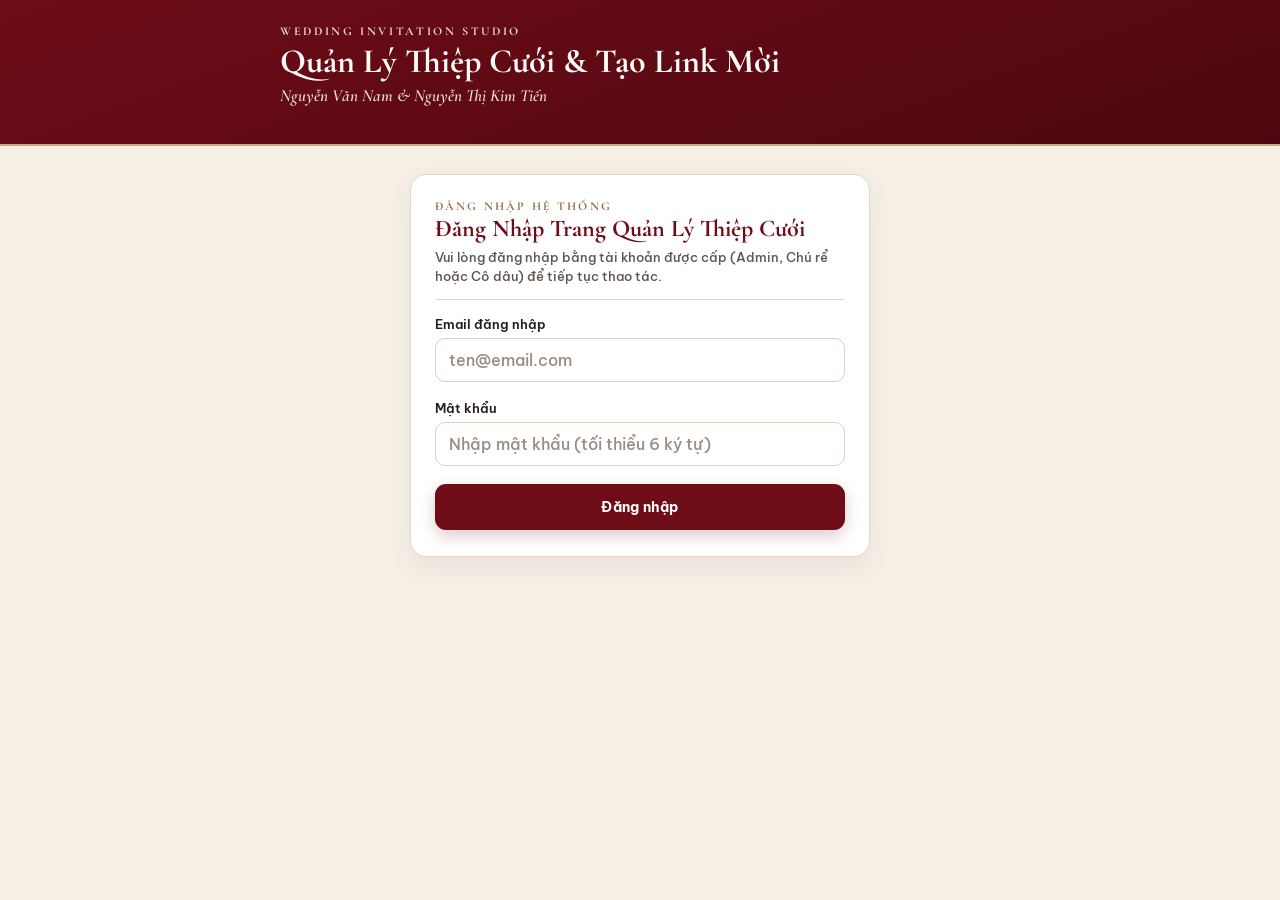
<file: quan-ly/index.html>
<!DOCTYPE html>
<html lang="vi">
<head>
  <meta charset="UTF-8" />
  <meta name="viewport" content="width=device-width, initial-scale=1.0, viewport-fit=cover" />
  <title>Quản Lý Thiệp Cưới &amp; Tạo Link Khách Mời — Văn Nam &amp; Kim Tiến</title>
  <meta name="description" content="Tạo link thiệp cưới cá nhân hóa theo tên khách mời, tra cứu danh sách khách và cấu hình thông tin Nhà Trai, Nhà Gái, thời gian, địa chỉ, mừng cưới và album ảnh." />
  <meta name="robots" content="noindex, nofollow" />
  <meta name="theme-color" content="#6E0C17" />
  <link rel="icon" type="image/svg+xml" href="data:image/svg+xml,%3Csvg xmlns='http://www.w3.org/2000/svg' viewBox='0 0 64 64'%3E%3Crect width='64' height='64' rx='16' fill='%236E0C17'/%3E%3Ctext x='32' y='44' text-anchor='middle' fill='%23E9DEC9' font-family='serif' font-size='34'%3E%E5%9B%8D%3C/text%3E%3C/svg%3E" />

  <link rel="preconnect" href="https://fonts.googleapis.com" />
  <link rel="preconnect" href="https://fonts.gstatic.com" crossorigin />
  <link href="https://fonts.googleapis.com/css2?family=Be+Vietnam+Pro:wght@400;500;600;700&family=Cormorant+Garamond:ital,wght@0,600;0,700;1,600;1,700&display=swap" rel="stylesheet" />

  <link rel="stylesheet" href="../assets/admin.css?v=20261122" />
</head>
<body>

  <!-- ===== HEADER ===== -->
  <header class="studio-header">
    <div class="studio-header-inner">
      <p class="studio-kicker">Wedding Invitation Studio</p>
      <h1 class="studio-title">Quản Lý Thiệp Cưới &amp; Tạo Link Mời</h1>
      <p class="studio-sub">Nguyễn Văn Nam &amp; Nguyễn Thị Kim Tiến</p>

      <!-- Thanh trạng thái tài khoản & vai trò -->
      <div id="sessionBar" class="session-bar hidden">
        <div class="session-user-info">
          <span id="sessionRolePill" class="role-pill admin">Admin</span>
          <span id="sessionUserName" class="session-user-name">Quản trị viên</span>
        </div>
        <div class="session-actions">
          <button id="btnOpenSupabaseQuick" type="button" class="session-btn hidden">Bật phân quyền Supabase</button>
          <button id="btnSignOut" type="button" class="session-btn hidden">Đăng xuất</button>
        </div>
      </div>

      <div id="quickPreviewRow" class="quick-preview-row">
        <a href="../nha-trai/" target="_blank" rel="noopener" class="quick-preview-link" data-preview-side="groom">
          <span>Xem thiệp Nhà Trai</span>
          <svg viewBox="0 0 24 24" fill="none" stroke="currentColor" stroke-width="2" stroke-linecap="round" stroke-linejoin="round"><path d="M18 13v6a2 2 0 0 1-2 2H5a2 2 0 0 1-2-2V8a2 2 0 0 1 2-2h6"/><polyline points="15 3 21 3 21 9"/><line x1="10" y1="14" x2="21" y2="3"/></svg>
        </a>
        <a href="../nha-gai/" target="_blank" rel="noopener" class="quick-preview-link" data-preview-side="bride">
          <span>Xem thiệp Nhà Gái</span>
          <svg viewBox="0 0 24 24" fill="none" stroke="currentColor" stroke-width="2" stroke-linecap="round" stroke-linejoin="round"><path d="M18 13v6a2 2 0 0 1-2 2H5a2 2 0 0 1-2-2V8a2 2 0 0 1 2-2h6"/><polyline points="15 3 21 3 21 9"/><line x1="10" y1="14" x2="21" y2="3"/></svg>
        </a>
        <a href="../" target="_blank" rel="noopener" class="quick-preview-link" data-preview-side="both">
          <span>Xem bản chung (2 họ)</span>
          <svg viewBox="0 0 24 24" fill="none" stroke="currentColor" stroke-width="2" stroke-linecap="round" stroke-linejoin="round"><path d="M18 13v6a2 2 0 0 1-2 2H5a2 2 0 0 1-2-2V8a2 2 0 0 1 2-2h6"/><polyline points="15 3 21 3 21 9"/><line x1="10" y1="14" x2="21" y2="3"/></svg>
        </a>
      </div>
    </div>
  </header>

  <main class="studio-main">

    <!-- ===== MÀN HÌNH ĐĂNG NHẬP SUPABASE (HIỂN THỊ KHI ĐÃ BẬT PHÂN QUYỀN) ===== -->
    <section id="authGateSection" class="panel auth-gate-panel hidden" aria-labelledby="authGateTitle">
      <div class="panel-head">
        <p class="panel-step">Đăng nhập hệ thống</p>
        <h2 id="authGateTitle" class="panel-title">Đăng Nhập Trang Quản Lý Thiệp Cưới</h2>
        <p id="authGateDesc" class="panel-desc">Vui lòng đăng nhập bằng tài khoản được cấp (Admin, Chú rể hoặc Cô dâu) để tiếp tục thao tác.</p>
      </div>

      <form id="authLoginForm" class="auth-form">
        <div id="authFirstAdminNameGroup" class="field-group hidden">
          <label for="authFullNameInput" class="field-label"><span>Họ tên hiển thị (Admin đầu tiên)</span></label>
          <input id="authFullNameInput" type="text" class="input" placeholder="VD: Nguyễn Văn Nam (Admin)" autocomplete="name" />
        </div>

        <div class="field-group">
          <label for="authEmailInput" class="field-label"><span>Email đăng nhập</span></label>
          <input id="authEmailInput" type="email" required class="input" placeholder="ten@email.com" autocomplete="email" />
        </div>

        <div class="field-group">
          <label for="authPasswordInput" class="field-label"><span>Mật khẩu</span></label>
          <input id="authPasswordInput" type="password" required class="input" placeholder="Nhập mật khẩu (tối thiểu 6 ký tự)" autocomplete="current-password" />
        </div>

        <button id="btnAuthSubmit" type="submit" class="btn btn-burgundy" style="width:100%;">
          <span id="authSubmitLabel">Đăng nhập</span>
        </button>

        <button id="btnToggleFirstAdmin" type="button" class="btn-ghost-link hidden">
          Chưa có tài khoản Admin đầu tiên? Đăng ký tài khoản Admin
        </button>

        <div id="authGateMsg" class="status-banner hidden" role="alert"></div>
      </form>
    </section>

    <!-- ===== KHU VỰC LÀM VIỆC CHÍNH (TẤT CẢ PHẦN LỚN MẶC ĐỊNH THU ẨN, BẤM MỚI XỔ RA) ===== -->
    <div id="studioWorkspace">

      <div id="autoConnectBanner" class="status-banner ok hidden" style="margin-top:0; margin-bottom:16px;" role="status"></div>

      <p class="workspace-collapse-hint">Bấm vào từng mục bên dưới để mở rộng và thao tác.</p>

      <!-- ===== PHẦN 1. TẠO LINK THIỆP CÁ NHÂN HÓA THEO TÊN KHÁCH MỜI ===== -->
      <details id="secLinkPanel" class="panel panel-acc">
        <summary class="panel-acc-head">
          <div class="panel-acc-text">
            <p class="panel-step">Phần 1 · Gửi thiệp mời</p>
            <h2 id="secLinkTitle" class="panel-title">Tạo Link Thiệp Theo Tên Khách Mời</h2>
            <p class="panel-acc-sub">Nhập tên khách mời để tạo link cá nhân hóa có theo dõi lượt mở</p>
          </div>
          <span class="panel-acc-chevron" aria-hidden="true">
            <svg viewBox="0 0 24 24" fill="none" stroke="currentColor" stroke-width="2.2" stroke-linecap="round" stroke-linejoin="round"><polyline points="6 9 12 15 18 9"/></svg>
          </span>
        </summary>

        <div class="panel-acc-body">
          <p id="linkGenDesc" class="panel-desc" style="margin-bottom:14px;">Nhập tên khách muốn mời rồi chọn loại thiệp. Tên khách sẽ tự động hiển thị trang trọng trên bìa thiệp, lời mời, phần xác nhận và lời cảm ơn.</p>

          <div class="field-group">
            <label for="guestNameInput" class="field-label">
              <span>Tên khách mời</span>
              <span class="field-hint">VD: Anh Minh &amp; Gia Đình</span>
            </label>
            <input id="guestNameInput" type="text" class="input" placeholder="Nhập tên khách muốn mời (VD: Anh Minh &amp; Chị Lan, Bạn Hùng...)" autocomplete="off" />
          </div>

          <div id="linkBtnRow" class="btn-row-2">
            <button id="btnCreateGroomLink" type="button" class="btn btn-burgundy">
              <svg viewBox="0 0 24 24" fill="none" stroke="currentColor" stroke-width="2" stroke-linecap="round" stroke-linejoin="round"><path d="M10 13a5 5 0 0 0 7.54.54l3-3a5 5 0 0 0-7.07-7.07l-1.72 1.71"/><path d="M14 11a5 5 0 0 0-7.54-.54l-3 3a5 5 0 0 0 7.07 7.07l1.71-1.71"/></svg>
              <span>Tạo link Nhà Trai</span>
            </button>
            <button id="btnCreateBrideLink" type="button" class="btn btn-gold">
              <svg viewBox="0 0 24 24" fill="none" stroke="currentColor" stroke-width="2" stroke-linecap="round" stroke-linejoin="round"><path d="M10 13a5 5 0 0 0 7.54.54l3-3a5 5 0 0 0-7.07-7.07l-1.72 1.71"/><path d="M14 11a5 5 0 0 0-7.54-.54l-3 3a5 5 0 0 0 7.07 7.07l1.71-1.71"/></svg>
              <span>Tạo link Nhà Gái</span>
            </button>
          </div>

          <button id="btnCreateBothLink" type="button" class="btn-ghost-link">
            Hoặc tạo link bản đầy đủ (cả Nhà Trai &amp; Nhà Gái)
          </button>

          <!-- Kết quả đường link vừa tạo -->
          <div id="linkResultBox" class="link-result hidden" aria-live="polite">
            <div class="link-result-top">
              <span id="linkSideTag" class="link-side-tag">Thiệp Nhà Trai</span>
              <span id="linkGuestPreview" class="link-guest-preview">Kính mời: Quý Khách</span>
            </div>
            <div class="link-url-bar">
              <input id="generatedUrlInput" type="text" readonly class="link-url-input" aria-label="Đường link thiệp cưới vừa tạo" />
              <button id="btnCopyGeneratedLink" type="button" class="icon-action-btn" title="Sao chép đường link" aria-label="Sao chép đường link">
                <svg id="copyIconSvg" viewBox="0 0 24 24" fill="none" stroke="currentColor" stroke-width="2" stroke-linecap="round" stroke-linejoin="round"><rect x="9" y="9" width="13" height="13" rx="2" ry="2"/><path d="M5 15H4a2 2 0 0 1-2-2V4a2 2 0 0 1 2-2h9a2 2 0 0 1 2 2v1"/></svg>
                <span id="copyBtnLabel">Copy</span>
              </button>
              <a id="btnOpenGeneratedLink" href="#" target="_blank" rel="noopener" class="icon-action-btn secondary" title="Mở xem thử thiệp mời" aria-label="Mở xem thử thiệp mời">
                <svg viewBox="0 0 24 24" fill="none" stroke="currentColor" stroke-width="2" stroke-linecap="round" stroke-linejoin="round"><path d="M18 13v6a2 2 0 0 1-2 2H5a2 2 0 0 1-2-2V8a2 2 0 0 1 2-2h6"/><polyline points="15 3 21 3 21 9"/><line x1="10" y1="14" x2="21" y2="3"/></svg>
              </a>
            </div>
          </div>

          <!-- Lịch sử link đã tạo gần đây -->
          <div id="linkHistoryWrap" class="history-block hidden">
            <div class="history-head">
              <p class="history-title">Link khách mời gần đây</p>
              <button id="btnClearHistory" type="button" class="history-clear">Xóa lịch sử</button>
            </div>
            <div id="linkHistoryList" class="history-list"></div>
          </div>
        </div>
      </details>

      <!-- ===== PHẦN 2. TRA CỨU & THỐNG KÊ KHÁCH MỜI (10 BẢN GHI/TRANG) ===== -->
      <details id="secGuestDb" class="panel panel-acc">
        <summary class="panel-acc-head">
          <div class="panel-acc-text">
            <p class="panel-step">Phần 2 · Danh sách khách mời</p>
            <h2 id="secGuestDbTitle" class="panel-title">Tra Cứu Danh Sách Khách Mời &amp; Phản Hồi</h2>
            <p class="panel-acc-sub">Xem lượt mở thiệp, xác nhận tham dự, lời chúc · Phân trang 10 bản ghi/trang</p>
          </div>
          <span class="panel-acc-right">
            <span id="accGuestCountPill" class="acc-count-pill">0</span>
            <span class="panel-acc-chevron" aria-hidden="true">
              <svg viewBox="0 0 24 24" fill="none" stroke="currentColor" stroke-width="2.2" stroke-linecap="round" stroke-linejoin="round"><polyline points="6 9 12 15 18 9"/></svg>
            </span>
          </span>
        </summary>

        <div class="panel-acc-body">
          <!-- 4 thẻ thống kê nhanh -->
          <div class="db-stats-grid" aria-label="Thống kê nhanh khách mời">
            <div class="db-stat-card">
              <span class="db-stat-lbl">Tổng ghi nhận</span>
              <strong id="statTotal" class="db-stat-val">0</strong>
              <span id="statTypeSplit" class="db-stat-sub">0 riêng · 0 vãng lai</span>
            </div>
            <div class="db-stat-card">
              <span class="db-stat-lbl">Đã mở thiệp</span>
              <strong id="statViewed" class="db-stat-val">0</strong>
              <span id="statUnviewed" class="db-stat-sub">0 chưa mở</span>
            </div>
            <div class="db-stat-card">
              <span class="db-stat-lbl">Sẽ tham dự</span>
              <strong id="statAttending" class="db-stat-val" style="color:var(--ok);">0</strong>
              <span id="statEstPeople" class="db-stat-sub">~0 khách dự kiến</span>
            </div>
            <div class="db-stat-card">
              <span id="statSideSplitLbl" class="db-stat-lbl">Nhà Trai / Gái</span>
              <strong id="statSideSplit" class="db-stat-val">0 / 0</strong>
              <span id="statDeclined" class="db-stat-sub">0 báo bận</span>
            </div>
          </div>

          <!-- Bộ lọc theo Nhà -->
          <div id="dbSideTabs" class="db-side-tabs" role="tablist" aria-label="Lọc khách mời theo nhà">
            <button type="button" class="db-side-tab active" data-db-side="all">Tất cả</button>
            <button type="button" class="db-side-tab" data-db-side="groom">Nhà Trai</button>
            <button type="button" class="db-side-tab" data-db-side="bride">Nhà Gái</button>
            <button type="button" class="db-side-tab" data-db-side="both">Bản chung</button>
          </div>

          <!-- Bộ lọc chi tiết + Tìm kiếm -->
          <div class="db-filters-row">
            <select id="dbFilterType" class="select db-filter-sel" aria-label="Lọc theo phân loại khách">
              <option value="all">Tất cả loại khách</option>
              <option value="named">Link thiệp riêng (đặt tên)</option>
              <option value="walkin">Khách vãng lai</option>
            </select>
            <select id="dbFilterViewed" class="select db-filter-sel" aria-label="Lọc theo trạng thái xem">
              <option value="all">Tất cả lượt xem</option>
              <option value="yes">Đã bấm mở thiệp</option>
              <option value="no">Chưa mở thiệp</option>
            </select>
            <select id="dbFilterRsvp" class="select db-filter-sel" aria-label="Lọc theo xác nhận tham dự">
              <option value="all">Tất cả RSVP</option>
              <option value="attending">Sẽ tham dự</option>
              <option value="declined">Rất tiếc bận</option>
              <option value="pending">Chưa phản hồi</option>
            </select>
          </div>

          <div class="db-search-bar">
            <input id="dbSearchInput" type="search" class="input" placeholder="Tìm theo tên khách mời, lời chúc..." autocomplete="off" />
            <button id="btnRefreshGuestDb" type="button" class="icon-action-btn secondary" title="Tải lại danh sách khách mời" aria-label="Tải lại dữ liệu">
              <svg viewBox="0 0 24 24" fill="none" stroke="currentColor" stroke-width="2" stroke-linecap="round" stroke-linejoin="round"><polyline points="23 4 23 10 17 10"/><path d="M20.49 15a9 9 0 1 1-2.12-9.36L23 10"/></svg>
            </button>
            <a id="btnOpenSheetQuick" data-admin-only="true" href="https://docs.google.com/spreadsheets/d/1TAM_jS1z_ugR0zEztDiA2hwzTsZK034Fkw1nUW6jzvY/edit" target="_blank" rel="noopener" class="icon-action-btn secondary" title="Mở bảng Google Sheet (Chỉ Admin)" aria-label="Mở bảng Google Sheet">
              <svg viewBox="0 0 24 24" fill="none" stroke="currentColor" stroke-width="2" stroke-linecap="round" stroke-linejoin="round"><path d="M14 2H6a2 2 0 0 0-2 2v16a2 2 0 0 0 2 2h12a2 2 0 0 0 2-2V8z"/><polyline points="14 2 14 8 20 8"/><line x1="8" y1="13" x2="16" y2="13"/><line x1="8" y1="17" x2="16" y2="17"/></svg>
            </a>
          </div>

          <p id="dbSourceNote" class="db-source-note"></p>

          <!-- Danh sách khách mời (10 bản ghi / trang) -->
          <div id="guestDbList" class="guest-db-list"></div>

          <!-- Thanh phân trang 10 bản ghi / trang -->
          <div id="guestDbPager" class="db-pager hidden">
            <button id="btnDbPrev" type="button" class="pager-btn">‹ Trước</button>
            <div id="dbPageNumbers" class="pager-nums"></div>
            <button id="btnDbNext" type="button" class="pager-btn">Sau ›</button>
          </div>
          <p id="dbRangeSummary" class="db-range-summary"></p>
        </div>
      </details>

      <!-- ===== PHẦN 3. CẤU HÌNH THÔNG TIN THIỆP ===== -->
      <details id="secConfigPanel" class="panel panel-acc">
        <summary class="panel-acc-head">
          <div class="panel-acc-text">
            <p class="panel-step">Phần 3 · Cấu hình nội dung</p>
            <h2 id="secConfigTitle" class="panel-title">Cấu Hình Thông Tin Thiệp Cưới</h2>
            <p id="secConfigSub" class="panel-acc-sub">Họ tên mẹ, địa chỉ tư gia, ngày giờ tiệc/lễ &amp; mã QR mừng cưới</p>
          </div>
          <span class="panel-acc-chevron" aria-hidden="true">
            <svg viewBox="0 0 24 24" fill="none" stroke="currentColor" stroke-width="2.2" stroke-linecap="round" stroke-linejoin="round"><polyline points="6 9 12 15 18 9"/></svg>
          </span>
        </summary>

        <div class="panel-acc-body">
          <p id="configScopeDesc" class="panel-desc" style="margin-bottom:14px;">Chọn tab <strong>Nhà Trai</strong> hoặc <strong>Nhà Gái</strong> để chỉnh sửa thông tin tương ứng. Khi bấm <strong>Lưu</strong>, các link thiệp sẽ tự động cập nhật đồng bộ.</p>

          <!-- 2 Tab Nhà Trai / Nhà Gái (Ẩn với Chú rể / Cô dâu vì khóa cứng theo vai trò) -->
          <div id="configSideTabs" class="side-tabs" role="tablist" aria-label="Chọn gia đình cấu hình">
            <button id="tabBtnGroom" type="button" role="tab" aria-selected="true" class="side-tab active" data-side-tab="groom">
              Nhà Trai · Chú Rể
            </button>
            <button id="tabBtnBride" type="button" role="tab" aria-selected="false" class="side-tab" data-side-tab="bride">
              Nhà Gái · Cô Dâu
            </button>
          </div>

          <!-- 3.1 Họ tên mẹ -->
          <div class="sub-section">
            <h3 id="secFamilyHeading" class="sub-title">
              <svg viewBox="0 0 24 24" fill="none" stroke="currentColor" stroke-width="2" stroke-linecap="round" stroke-linejoin="round"><path d="M20 21v-2a4 4 0 0 0-4-4H8a4 4 0 0 0-4 4v2"/><circle cx="12" cy="7" r="4"/></svg>
              <span>Thông tin gia đình Nhà Trai</span>
            </h3>

            <div class="field-group">
              <label for="cfgParentName" class="field-label">
                <span>Họ tên mẹ</span>
                <span class="field-hint">Hiển thị tại mục Gia đình</span>
              </label>
              <input id="cfgParentName" type="text" class="input" placeholder="VD: Bà: Nguyễn Thị ..." />
            </div>
          </div>

          <!-- 3.2 Địa chỉ tư gia -->
          <div class="sub-section">
            <h3 class="sub-title">
              <svg viewBox="0 0 24 24" fill="none" stroke="currentColor" stroke-width="2" stroke-linecap="round" stroke-linejoin="round"><path d="M21 10c0 7-9 13-9 13s-9-6-9-13a9 9 0 0 1 18 0z"/><circle cx="12" cy="10" r="3"/></svg>
              <span>Địa chỉ tư gia (2 cấp Tỉnh/TP — Xã/Phường)</span>
            </h3>

            <div class="grid-2">
              <div class="field-group">
                <label for="cfgProvince" class="field-label"><span>Tỉnh / Thành phố</span></label>
                <select id="cfgProvince" class="select"></select>
              </div>

              <div class="field-group">
                <label for="cfgWard" class="field-label"><span>Xã / Phường / Đặc khu</span></label>
                <div class="ward-picker-stack">
                  <input id="cfgWardSearch" type="search" class="input ward-filter-input" placeholder="Gõ lọc nhanh xã/phường..." autocomplete="off" />
                  <select id="cfgWard" class="select"></select>
                </div>
              </div>
            </div>

            <div class="field-group">
              <label for="cfgDetailAddress" class="field-label">
                <span>Địa chỉ chi tiết (Số nhà, thôn/xóm, đường...)</span>
              </label>
              <input id="cfgDetailAddress" type="text" class="input" placeholder="VD: Thôn Cầu Cả, Cổ Loa / Số 12 đường..." />
            </div>

            <div class="field-group">
              <label for="cfgVenueNote" class="field-label">
                <span>Ghi chú bãi đỗ xe / đường đi</span>
                <span class="field-hint">Tùy chọn</span>
              </label>
              <input id="cfgVenueNote" type="text" class="input" placeholder="VD: Có chỗ đỗ xe thuận tiện ngay gần rạp tiệc" />
            </div>

            <div id="addrPreviewPill" class="live-preview-pill"></div>
          </div>

          <!-- 3.3 Thời gian tổ chức (Ngày chọn hộp lịch + Giờ / Phút) -->
          <div class="sub-section">
            <h3 class="sub-title">
              <svg viewBox="0 0 24 24" fill="none" stroke="currentColor" stroke-width="2" stroke-linecap="round" stroke-linejoin="round"><rect x="3" y="4" width="18" height="18" rx="2"/><line x1="16" y1="2" x2="16" y2="6"/><line x1="8" y1="2" x2="8" y2="6"/><line x1="3" y1="10" x2="21" y2="10"/></svg>
              <span>Thời gian tổ chức (Tự động đổi Âm lịch)</span>
            </h3>

            <div class="event-time-box">
              <p id="lblPartyTime" class="event-time-label">Tiệc Cưới Nhà Trai</p>
              <div class="time-row">
                <div class="field-group time-date-wrap" style="margin-bottom:0;">
                  <label for="cfgPartyDate" class="field-label"><span>Chọn ngày</span></label>
                  <input id="cfgPartyDate" type="date" class="input" />
                </div>
                <div class="field-group" style="margin-bottom:0;">
                  <label for="cfgPartyHour" class="field-label"><span>Giờ</span></label>
                  <select id="cfgPartyHour" class="select"></select>
                </div>
                <div class="field-group" style="margin-bottom:0;">
                  <label for="cfgPartyMin" class="field-label"><span>Phút</span></label>
                  <select id="cfgPartyMin" class="select"></select>
                </div>
              </div>
              <p id="partyLunarPreview" class="lunar-readout"></p>
            </div>

            <div class="event-time-box">
              <p id="lblCeremonyTime" class="event-time-label">Lễ Thành Hôn</p>
              <div class="time-row">
                <div class="field-group time-date-wrap" style="margin-bottom:0;">
                  <label for="cfgCeremonyDate" class="field-label"><span>Chọn ngày</span></label>
                  <input id="cfgCeremonyDate" type="date" class="input" />
                </div>
                <div class="field-group" style="margin-bottom:0;">
                  <label for="cfgCeremonyHour" class="field-label"><span>Giờ</span></label>
                  <select id="cfgCeremonyHour" class="select"></select>
                </div>
                <div class="field-group" style="margin-bottom:0;">
                  <label for="cfgCeremonyMin" class="field-label"><span>Phút</span></label>
                  <select id="cfgCeremonyMin" class="select"></select>
                </div>
              </div>
              <p id="ceremonyLunarPreview" class="lunar-readout"></p>
            </div>
          </div>

          <!-- 3.4 Thông tin mừng cưới & Tải ảnh QR -->
          <div class="sub-section">
            <h3 id="secBankHeading" class="sub-title">
              <svg viewBox="0 0 24 24" fill="none" stroke="currentColor" stroke-width="2" stroke-linecap="round" stroke-linejoin="round"><rect x="2" y="5" width="20" height="14" rx="2"/><line x1="2" y1="10" x2="22" y2="10"/></svg>
              <span>Thông tin Hộp Mừng Cưới Nhà Trai</span>
            </h3>

            <div class="grid-2">
              <div class="field-group">
                <label for="cfgBankName" class="field-label"><span>Tên ngân hàng</span></label>
                <input id="cfgBankName" type="text" class="input" placeholder="VD: Vietcombank — CN Hà Nội" />
              </div>
              <div class="field-group">
                <label for="cfgBankAcc" class="field-label"><span>Số tài khoản (STK)</span></label>
                <input id="cfgBankAcc" type="text" class="input" placeholder="VD: 0011 0045 67890" />
              </div>
            </div>

            <div class="field-group">
              <label for="cfgBankOwner" class="field-label"><span>Chủ tài khoản</span></label>
              <input id="cfgBankOwner" type="text" class="input" placeholder="VD: NGUYEN VAN NAM" />
            </div>

            <div class="field-group">
              <span class="field-label">
                <span>Hình ảnh mã QR chuyển khoản</span>
                <span class="field-hint">Tải ảnh từ thư viện điện thoại</span>
              </span>
              <div class="qr-upload-row">
                <div class="qr-preview-box">
                  <img id="qrPreviewImg" class="hidden" alt="Ảnh mã QR xem trước" />
                  <span id="qrPlaceholderTxt" class="qr-placeholder-txt">Chưa tải ảnh<br/>(Đang dùng QR mẫu)</span>
                </div>
                <div class="qr-upload-actions">
                  <label for="cfgQrFileInput" class="file-btn">
                    <svg viewBox="0 0 24 24" fill="none" stroke="currentColor" stroke-width="2" stroke-linecap="round" stroke-linejoin="round"><path d="M21 15v4a2 2 0 0 1-2 2H5a2 2 0 0 1-2-2v-4"/><polyline points="17 8 12 3 7 8"/><line x1="12" y1="3" x2="12" y2="15"/></svg>
                    <span>Chọn ảnh QR từ máy</span>
                  </label>
                  <input id="cfgQrFileInput" type="file" accept="image/*" class="hidden" />
                  <button id="btnRemoveQr" type="button" class="btn-remove-img hidden">Xóa ảnh QR đã tải (về mẫu mặc định)</button>
                </div>
              </div>
            </div>
          </div>
        </div>
      </details>

      <!-- ===== PHẦN 4. TẢI ẢNH THIỆP & ALBUM ẢNH THEO ĐÚNG VỊ TRÍ THIẾT KẾ ===== -->
      <details id="secPhotosPanel" class="panel panel-acc">
        <summary class="panel-acc-head">
          <div class="panel-acc-text">
            <p class="panel-step">Phần 4 · Hình ảnh &amp; Album cưới</p>
            <h2 id="secPhotosTitle" class="panel-title">Tải Ảnh Thiệp &amp; Album Theo Từng Vị Trí</h2>
            <p class="panel-acc-sub">Chạm trực tiếp vào khung ảnh để thay ảnh bìa, chân dung &amp; 7 vị trí Album</p>
          </div>
          <span class="panel-acc-chevron" aria-hidden="true">
            <svg viewBox="0 0 24 24" fill="none" stroke="currentColor" stroke-width="2.2" stroke-linecap="round" stroke-linejoin="round"><polyline points="6 9 12 15 18 9"/></svg>
          </span>
        </summary>

        <div class="panel-acc-body">
          <p class="panel-desc" style="margin-bottom:14px;">Chạm trực tiếp vào từng khung ảnh bên dưới để chọn ảnh từ điện thoại thay thế đúng vị trí trên thiệp.</p>

          <h3 class="sub-title">
            <svg viewBox="0 0 24 24" fill="none" stroke="currentColor" stroke-width="2" stroke-linecap="round" stroke-linejoin="round"><rect x="3" y="3" width="18" height="18" rx="2"/><circle cx="8.5" cy="8.5" r="1.5"/><polyline points="21 15 16 10 5 21"/></svg>
            <span>Ảnh bìa &amp; Ảnh chân dung nổi bật</span>
          </h3>

          <div id="featuredPhotosGrid" class="featured-photos-grid"></div>

          <h3 class="sub-title" style="margin-top: 8px;">
            <svg viewBox="0 0 24 24" fill="none" stroke="currentColor" stroke-width="2" stroke-linecap="round" stroke-linejoin="round"><rect x="3" y="4" width="18" height="16" rx="2"/><circle cx="8.5" cy="9.5" r="1.5"/><path d="m21 16-5-5L5 20"/></svg>
            <span>Bố cục Album “Our Album” (7 vị trí như trên thiệp)</span>
          </h3>

          <div class="album-editor-stage">
            <p class="album-editor-heading">Our Album — Chạm vào từng khung để đổi ảnh</p>

            <div class="photo-slot wide" data-photo-slot="album:0"></div>

            <div class="ae-row-asym">
              <div class="ae-stack-col">
                <div class="photo-slot square" data-photo-slot="album:1"></div>
                <div class="photo-slot square" data-photo-slot="album:3"></div>
              </div>
              <div class="photo-slot fill" data-photo-slot="album:2"></div>
            </div>

            <div class="photo-slot wide" data-photo-slot="album:4"></div>

            <div class="ae-row-two">
              <div class="photo-slot tall" data-photo-slot="album:5"></div>
              <div class="photo-slot tall" data-photo-slot="album:6"></div>
            </div>
          </div>

          <input id="sharedPhotoInput" type="file" accept="image/*" class="hidden" />
        </div>
      </details>

      <!-- ===== PHẦN 5. QUẢN TRỊ HỆ THỐNG, PHÂN QUYỀN USER & KẾT NỐI (CHỈ ADMIN) ===== -->
      <details id="secAdminSystem" class="panel panel-acc admin-only-panel" data-admin-only="true">
        <summary class="panel-acc-head">
          <div class="panel-acc-text">
            <p class="panel-step">Phần 5 · Chỉ dành cho Admin</p>
            <h2 id="secAdminSystemTitle" class="panel-title">Quản Trị Hệ Thống, User &amp; Kết Nối</h2>
            <p class="panel-acc-sub">Phân quyền Supabase (Admin/Chú rể/Cô dâu), Google Sheet Apps Script &amp; GitHub Token</p>
          </div>
          <span class="panel-acc-chevron" aria-hidden="true">
            <svg viewBox="0 0 24 24" fill="none" stroke="currentColor" stroke-width="2.2" stroke-linecap="round" stroke-linejoin="round"><polyline points="6 9 12 15 18 9"/></svg>
          </span>
        </summary>

        <div class="panel-acc-body">
          <!-- 5.1 SUPABASE USER MANAGEMENT & RBAC -->
          <details id="supabaseSetupDetails" class="sync-details" style="margin-bottom:14px;">
            <summary>
              <span>1. Phân quyền User &amp; Đăng nhập (Supabase)</span>
              <span id="supabaseStatusBadge" class="sync-badge">Chưa kết nối</span>
            </summary>
            <div class="sync-body">
              <ol class="sync-steps">
                <li>Tạo dự án miễn phí tại <a href="https://supabase.com/dashboard" target="_blank" rel="noopener" class="inline-link">supabase.com ↗</a> → vào <strong>Authentication → Providers → Email</strong> → tắt mục <strong>Confirm email</strong> rồi bấm Save (để tài khoản Chú rể/Cô dâu đăng nhập được ngay không cần xác minh mail).</li>
                <li>Bấm nút bên dưới để copy mã SQL khởi tạo bảng phân quyền → trong Supabase chọn <strong>SQL Editor → New query</strong> → dán toàn bộ và bấm <strong>Run</strong>.</li>
                <li>Vào <strong>Project Settings → API</strong> (hoặc <strong>Connect</strong>) copy <strong>Project URL</strong> và <strong>Publishable / anon public key</strong> dán vào 2 ô bên dưới rồi bấm <strong>Kết nối Supabase</strong>:</li>
              </ol>

              <div style="margin-bottom:10px;">
                <button id="btnCopySupabaseSql" type="button" class="btn btn-outline" style="width:100%; min-height:42px;">
                  <svg viewBox="0 0 24 24" fill="none" stroke="currentColor" stroke-width="2" stroke-linecap="round" stroke-linejoin="round"><rect x="9" y="9" width="13" height="13" rx="2" ry="2"/><path d="M5 15H4a2 2 0 0 1-2-2V4a2 2 0 0 1 2-2h9a2 2 0 0 1 2 2v1"/></svg>
                  <span>Copy mã SQL khởi tạo Supabase (1 chạm)</span>
                </button>
              </div>

              <div class="field-group" style="margin-bottom:8px;">
                <label for="cfgSupabaseUrl" class="field-label"><span>Supabase Project URL</span></label>
                <input id="cfgSupabaseUrl" type="url" class="input" placeholder="https://xxxxxxxxxxxx.supabase.co" autocomplete="off" />
              </div>

              <div class="field-group" style="margin-bottom:10px;">
                <label for="cfgSupabaseAnonKey" class="field-label"><span>Supabase Publishable / Anon Key</span></label>
                <input id="cfgSupabaseAnonKey" type="text" class="input" placeholder="sb_publishable_... hoặc eyJhbGci..." autocomplete="off" />
              </div>

              <div class="sync-actions-row">
                <button id="btnConnectSupabase" type="button" class="btn btn-burgundy">Kết nối Supabase</button>
                <button id="btnDisconnectSupabase" type="button" class="btn-remove-img hidden">Tắt đăng nhập Supabase</button>
              </div>
              <div id="supabaseConnectMsg" class="status-banner hidden" style="margin-top:8px;"></div>
            </div>
          </details>

          <!-- Quản lý danh sách User (chỉ hiện khi đã kết nối Supabase & đăng nhập Admin) -->
          <div id="userMgmtPanel" class="user-mgmt-box hidden">
            <div class="user-mgmt-head">
              <div>
                <h3 class="sub-title" style="margin:0;">
                  <svg viewBox="0 0 24 24" fill="none" stroke="currentColor" stroke-width="2" stroke-linecap="round" stroke-linejoin="round"><path d="M17 21v-2a4 4 0 0 0-4-4H5a4 4 0 0 0-4 4v2"/><circle cx="9" cy="7" r="4"/><path d="M23 21v-2a4 4 0 0 0-3-3.87"/><path d="M16 3.13a4 4 0 0 1 0 7.75"/></svg>
                  <span>Tạo &amp; Phân Quyền Tài Khoản</span>
                </h3>
                <p class="user-mgmt-sub">Tạo tài khoản riêng cho Chú rể (Nhà Trai + Chung) và Cô dâu (Nhà Gái + Chung)</p>
              </div>
              <button id="btnRefreshUsers" type="button" class="mini-icon-btn" title="Tải lại danh sách tài khoản" aria-label="Tải lại danh sách tài khoản">
                <svg viewBox="0 0 24 24" fill="none" stroke="currentColor" stroke-width="2" stroke-linecap="round" stroke-linejoin="round"><polyline points="23 4 23 10 17 10"/><path d="M20.49 15a9 9 0 1 1-2.12-9.36L23 10"/></svg>
              </button>
            </div>

            <form id="createUserForm" class="create-user-form">
              <div class="grid-2">
                <div class="field-group" style="margin-bottom:0;">
                  <label for="newUserName" class="field-label"><span>Tên hiển thị</span></label>
                  <input id="newUserName" type="text" required class="input" placeholder="VD: Cô dâu Kim Tiến" />
                </div>
                <div class="field-group" style="margin-bottom:0;">
                  <label for="newUserRole" class="field-label"><span>Vai trò (Role)</span></label>
                  <select id="newUserRole" class="select">
                    <option value="groom">Chú rể (Nhà Trai + Bản chung)</option>
                    <option value="bride">Cô dâu (Nhà Gái + Bản chung)</option>
                    <option value="admin">Admin (Toàn quyền quản trị)</option>
                  </select>
                </div>
              </div>
              <div class="grid-2">
                <div class="field-group" style="margin-bottom:0;">
                  <label for="newUserEmail" class="field-label"><span>Email đăng nhập</span></label>
                  <input id="newUserEmail" type="email" required class="input" placeholder="codau@email.com" autocomplete="off" />
                </div>
                <div class="field-group" style="margin-bottom:0;">
                  <label for="newUserPassword" class="field-label"><span>Mật khẩu cấp</span></label>
                  <input id="newUserPassword" type="text" required minlength="6" class="input" placeholder="Tối thiểu 6 ký tự" autocomplete="off" />
                </div>
              </div>
              <button id="btnCreateUser" type="submit" class="btn btn-gold" style="width:100%;">
                <span>+ Tạo tài khoản &amp; Kích hoạt ngay</span>
              </button>
              <div id="userMgmtMsg" class="status-banner hidden" style="margin-top:4px;"></div>
            </form>

            <div id="usersListContainer" class="users-list"></div>
          </div>

          <!-- 5.2 KẾT NỐI GOOGLE SHEET (APPS SCRIPT) -->
          <details id="sheetConnectDetails" class="sync-details" style="margin-bottom:14px;">
            <summary>
              <span>2. Kết nối Google Sheet (Apps Script)</span>
              <span id="sheetStatusBadge" class="sync-badge">Chưa gắn Apps Script</span>
            </summary>
            <div class="sync-body">
              <p>
                Bảng Google Sheet quản lý khách mời:
                <a id="sheetOpenLink" href="https://docs.google.com/spreadsheets/d/1TAM_jS1z_ugR0zEztDiA2hwzTsZK034Fkw1nUW6jzvY/edit" target="_blank" rel="noopener" class="inline-link">Mở Google Sheet Quản Lý Khách Mời ↗</a>
              </p>
              <ol class="sync-steps">
                <li>Bấm nút bên dưới để copy mã kết nối → mở Google Sheet → <strong>Tiện ích mở rộng → Apps Script</strong> → dán đè toàn bộ và bấm Lưu.</li>
                <li>Bấm <strong>Triển khai (Deploy) → Tùy chọn triển khai mới</strong> → loại <strong>Ứng dụng web</strong>, quyền truy cập: <strong>Bất kỳ ai (Anyone)</strong> → Triển khai.</li>
                <li>Dán link <code>https://script.google.com/macros/s/.../exec</code> vào ô dưới rồi bấm <strong>Kết nối Sheet</strong>:</li>
              </ol>

              <div style="margin-bottom:10px;">
                <button id="btnCopyGasCode" type="button" class="btn btn-outline" style="width:100%; min-height:42px;">
                  <svg viewBox="0 0 24 24" fill="none" stroke="currentColor" stroke-width="2" stroke-linecap="round" stroke-linejoin="round"><rect x="9" y="9" width="13" height="13" rx="2" ry="2"/><path d="M5 15H4a2 2 0 0 1-2-2V4a2 2 0 0 1 2-2h9a2 2 0 0 1 2 2v1"/></svg>
                  <span>Copy mã Apps Script (1 chạm)</span>
                </button>
              </div>

              <div class="sync-token-row">
                <input id="cfgSheetApiUrl" type="url" class="input" placeholder="Dán link Apps Script (https://script.google.com/macros/s/.../exec)" autocomplete="off" />
                <button id="btnConnectSheet" type="button" class="btn btn-burgundy">Kết nối Sheet</button>
              </div>
              <div id="sheetConnectMsg" class="status-banner hidden" style="margin-top:8px;"></div>
            </div>
          </details>

          <!-- 5.3 ĐỒNG BỘ GITHUB PAGES (TOKEN LƯU BẢO MẬT TRONG SUPABASE ĐỂ CHÚ RỂ/CÔ DÂU DÙNG ÂM THẦM) -->
          <details id="githubSyncDetails" class="sync-details">
            <summary id="secSyncTitle">
              <span>3. Đồng bộ lên Web (GitHub Pages Token)</span>
              <span id="syncStatusBadge" class="sync-badge">Lưu trên máy này</span>
            </summary>
            <div class="sync-body">
              <p>
                Khi Admin kết nối GitHub Token tại đây (và đã bật Supabase), Token sẽ được lưu bảo mật trong bảng <code>app_settings</code> để <strong>Chú rể &amp; Cô dâu bấm Lưu là tự đồng bộ lên Web</strong> mà không bao giờ thấy Token hay hướng dẫn kỹ thuật.
              </p>

              <ol class="sync-steps">
                <li>Bấm <a href="https://github.com/settings/tokens/new?scopes=repo&amp;description=thiep-cuoi-vannam-kimtien-admin" target="_blank" rel="noopener" class="inline-link">Tạo nhanh Token (đã tích sẵn quyền repo) ↗</a> → kéo xuống cuối bấm <strong>Generate token</strong> → copy mã <code>ghp_...</code> dán vào ô dưới.</li>
              </ol>

              <div class="sync-token-row">
                <input id="ghTokenInput" type="password" class="input" placeholder="Dán GitHub Token (ghp_... hoặc github_pat_...)" autocomplete="off" />
                <button id="btnSaveToken" type="button" class="btn btn-outline">Kết nối</button>
              </div>

              <div id="shareBrideSetupBox" class="share-bride-box hidden">
                <p class="share-bride-title">Link dự phòng gửi Cô Dâu (khi chưa dùng Supabase)</p>
                <p class="share-bride-desc">
                  Nếu chưa bật đăng nhập Supabase, bạn có thể gửi nhanh link tự đồng bộ tab Nhà Gái qua Zalo. Khi đã bật Supabase, chỉ cần gửi tài khoản Email/Mật khẩu cho Cô dâu &amp; Chú rể!
                </p>
                <button id="btnCopyBrideSetupLink" type="button" class="btn btn-gold" style="width:100%;">
                  <svg viewBox="0 0 24 24" fill="none" stroke="currentColor" stroke-width="2" stroke-linecap="round" stroke-linejoin="round"><rect x="9" y="9" width="13" height="13" rx="2" ry="2"/><path d="M5 15H4a2 2 0 0 1-2-2V4a2 2 0 0 1 2-2h9a2 2 0 0 1 2 2v1"/></svg>
                  <span>Copy link cấu hình nhanh Nhà Gái</span>
                </button>
                <p class="share-bride-warn">⚠️ Không gửi link này cho khách mời.</p>
              </div>

              <div class="sync-actions-row">
                <button id="btnClearToken" type="button" class="btn-remove-img hidden">Ngắt kết nối Token trên máy này</button>
                <button id="btnDownloadConfigJson" type="button" class="btn-ghost-link" style="margin-top:0;">Tải file config.json dự phòng</button>
              </div>
            </div>
          </details>
        </div>
      </details>

      <!-- Thông báo trạng thái Lưu toàn cục (hiển thị cho mọi vai trò) -->
      <div id="saveStatusBanner" class="status-banner hidden" role="status"></div>

    </div>

  </main>

  <!-- ===== STICKY SAVE ACTION BAR ===== -->
  <div id="stickySaveBar" class="sticky-save-bar">
    <div class="sticky-save-inner">
      <button id="btnResetDefaults" data-admin-only="true" type="button" class="btn btn-outline" title="Khôi phục giá trị mặc định ban đầu">Mặc định</button>
      <button id="btnSaveAllConfig" type="button" class="btn btn-burgundy">
        <svg viewBox="0 0 24 24" fill="none" stroke="currentColor" stroke-width="2" stroke-linecap="round" stroke-linejoin="round"><path d="M19 21H5a2 2 0 0 1-2-2V5a2 2 0 0 1 2-2h11l5 5v11a2 2 0 0 1-2 2z"/><polyline points="17 21 17 13 7 13 7 21"/><polyline points="7 3 7 8 15 8"/></svg>
        <span id="btnSaveLabel">Lưu cấu hình thiệp</span>
      </button>
    </div>
  </div>

  <!-- TOAST -->
  <div id="toast" class="toast hidden"></div>

  <script src="../assets/wedding-store.js?v=20261122"></script>
  <script src="../assets/supabase-auth.js?v=20261122b"></script>
  <script src="../assets/admin.js?v=20261122"></script>
</body>
</html>
</file>
<file: assets/style.css>
/* ==========================================================================
   THIỆP CƯỚI VĂN NAM & KIM TIẾN — LUXURY INDOCHINE EDITORIAL EDITION
   Palette: Imperial Burgundy (#6E0C17) · Antique Champagne Gold (#A2855E) · Alabaster (#FFFFFF)
   Typography:
     - Cormorant Garamond (Couple names, formal editorial headings, dates, prose)
     - Great Vibes (Airy English editorial accents only: Save the date, Timeline, Our Album, Thank you!)
     - Be Vietnam Pro (Clean UI forms, addresses, buttons)
   ========================================================================== */

:root {
  --outer-bg: #201315;
  --paper: #FFFFFF;
  --paper-warm: #FAF7F3;
  --burgundy: #6E0C17;
  --burgundy-mid: #821220;
  --burgundy-dark: #4E0710;
  --gold: #8E7047;
  --gold-light: #BFA47C;
  --gold-pale: #E9DEC9;
  --ink: #271F1D;
  --muted: #5A4E47;
  --line: #E2D7C9;
  --serif: 'Cormorant Garamond', 'Palatino Linotype', Georgia, serif;
  --accent-script: 'Great Vibes', 'Cormorant Garamond', cursive;
  --sans: 'Be Vietnam Pro', -apple-system, BlinkMacSystemFont, 'Segoe UI', sans-serif;
}

*, *::before, *::after { box-sizing: border-box; }
html { scroll-behavior: smooth; }

body {
  margin: 0;
  padding: 0;
  font-family: var(--sans);
  font-weight: 500;
  color: var(--ink);
  background: radial-gradient(circle at 50% 0%, #3A161B 0%, #1C0D10 68%, #13080A 100%);
  min-height: 100vh;
  display: flex;
  justify-content: center;
  -webkit-font-smoothing: antialiased;
  overflow-x: clip;
}

img { display: block; max-width: 100%; }
button, input, select, textarea { font-family: inherit; }
a { text-decoration: none; color: inherit; }
.hidden { display: none !important; }

/* Lining uniform numerals on Cormorant Garamond */
.lnum {
  font-variant-numeric: lining-nums tabular-nums;
  font-feature-settings: "lnum" 1, "tnum" 1;
}

/* ===== MAIN MOBILE-FIRST EDITORIAL CANVAS ===== */
.shell {
  width: 100%;
  max-width: 450px;
  min-height: 100vh;
  background: var(--paper);
  position: relative;
  box-shadow: 0 28px 90px rgba(0, 0, 0, 0.55);
  overflow-x: clip;
}

#secInvite, #secSchedule, #secAlbum, #secRsvp, #secGift {
  scroll-margin-top: 10px;
}

/* ===== 0. IMPERIAL BURGUNDY DOUBLE-DOOR OPENING WITH GOLD 囍 SEAL ===== */
.door-overlay {
  position: fixed;
  inset: 0;
  z-index: 70;
  display: flex;
  justify-content: center;
  pointer-events: auto;
  transition: visibility 1.45s;
}
.door-overlay.opened {
  visibility: hidden;
  pointer-events: none;
}

.door-stage {
  position: relative;
  width: 100%;
  max-width: 450px;
  height: 100%;
  overflow: hidden;
  cursor: pointer;
}

.door-panel {
  position: absolute;
  top: 0;
  bottom: 0;
  width: 50.2%;
  background-color: var(--burgundy);
  background-image:
    radial-gradient(circle at 50% 45%, rgba(140, 24, 38, 0.55) 0%, rgba(86, 8, 17, 0.92) 78%),
    url("data:image/svg+xml,%3Csvg xmlns='http://www.w3.org/2000/svg' width='220' height='220' viewBox='0 0 220 220'%3E%3Cg fill='none' stroke='%23CBB390' stroke-opacity='0.08' stroke-width='1'%3E%3Ccircle cx='110' cy='110' r='52'/%3E%3Ccircle cx='110' cy='110' r='34'/%3E%3Cpath d='M110 30 C130 62 158 90 190 110 C158 130 130 158 110 190 C90 158 62 130 30 110 C62 90 90 62 110 30 Z'/%3E%3Cpath d='M20 40 Q55 28 85 45 T150 40'/%3E%3Cpath d='M60 185 Q105 170 140 186 T205 180'/%3E%3C/g%3E%3C/svg%3E");
  transition: transform 1.35s cubic-bezier(0.76, 0, 0.24, 1);
  will-change: transform;
}

.door-panel.left {
  left: 0;
  border-right: 1px solid rgba(203, 179, 144, 0.32);
}
.door-panel.right {
  right: 0;
  border-left: 1px solid rgba(203, 179, 144, 0.2);
}

.door-overlay.opened .door-panel.left { transform: translateX(-104%); }
.door-overlay.opened .door-panel.right { transform: translateX(104%); }

/* Gold wax seal mounted on the center edge of the left door (glides with door!) */
.door-seal-btn {
  position: absolute;
  top: 50%;
  left: 50%;
  transform: translate(-50%, -50%);
  z-index: 4;
  width: 92px;
  height: 92px;
  padding: 0;
  border: none;
  border-radius: 50%;
  background: radial-gradient(circle at 32% 28%, #EEDAB4 0%, #C8A56B 46%, #94703E 82%, #765529 100%);
  box-shadow:
    0 12px 30px rgba(0, 0, 0, 0.48),
    inset 0 2px 5px rgba(255, 248, 232, 0.72),
    inset 0 -4px 8px rgba(72, 47, 16, 0.45);
  display: flex;
  align-items: center;
  justify-content: center;
  cursor: pointer;
  transition: transform 1.35s cubic-bezier(0.76, 0, 0.24, 1), opacity 0.55s ease 0.7s;
  animation: sealGlow 3s ease-in-out infinite;
}
.door-seal-btn::before {
  content: '';
  position: absolute;
  inset: 7px;
  border-radius: 50%;
  border: 1.5px solid rgba(98, 66, 26, 0.48);
}
.door-seal-btn::after {
  content: '';
  position: absolute;
  inset: -8px;
  border-radius: 50%;
  border: 1px solid rgba(233, 222, 201, 0.42);
  animation: sealRing 2.8s ease-out infinite;
}
.door-overlay.opened .door-seal-btn {
  animation: none;
  transform: translate(calc(-50% - 54vw), -50%) rotate(-12deg);
  opacity: 0;
}

.door-seal-hy {
  font-family: var(--serif);
  font-size: 36px;
  font-weight: 700;
  color: #5C3D18;
  line-height: 1;
  text-shadow: 0 1px 1px rgba(255, 245, 220, 0.65);
}

.door-caption {
  position: absolute;
  left: 0;
  right: 0;
  bottom: 13%;
  z-index: 4;
  text-align: center;
  padding: 0 24px;
  transition: opacity 0.45s ease;
}
.door-overlay.opened .door-caption { opacity: 0; }

.door-couple {
  font-family: var(--serif);
  font-style: italic;
  font-size: clamp(26px, 7vw, 31px);
  font-weight: 700;
  letter-spacing: 0.02em;
  line-height: 1.22;
  color: #FFF6EB;
  margin: 0 0 10px;
}
.door-couple .door-amp {
  display: block;
  font-family: var(--accent-script);
  font-style: normal;
  font-size: 24px;
  line-height: 0.9;
  color: var(--gold-light);
  margin: 2px 0;
}
.door-guest-line {
  font-family: var(--serif);
  font-size: 17px;
  font-weight: 600;
  letter-spacing: 0.06em;
  color: var(--gold-pale);
  margin: 0 0 18px;
}
.door-hint {
  display: inline-block;
  font-size: 11px;
  font-weight: 600;
  letter-spacing: 0.24em;
  text-transform: uppercase;
  color: rgba(240, 230, 212, 0.94);
  padding: 8px 18px;
  border-radius: 999px;
  border: 1px solid rgba(233, 222, 201, 0.45);
  background: rgba(0, 0, 0, 0.2);
}

@keyframes sealGlow {
  0%, 100% { box-shadow: 0 12px 30px rgba(0, 0, 0, 0.48), inset 0 2px 5px rgba(255, 248, 232, 0.72); }
  50% { box-shadow: 0 14px 36px rgba(203, 179, 144, 0.32), inset 0 2px 6px rgba(255, 248, 232, 0.85); }
}
@keyframes sealRing {
  0% { transform: scale(0.95); opacity: 0.65; }
  100% { transform: scale(1.28); opacity: 0; }
}

/* ===== SUBTLE SCROLL REVEAL (MEASURED & ELEGANT) ===== */
.reveal {
  opacity: 0;
  transform: translateY(22px);
  transition: opacity 0.9s cubic-bezier(0.22, 1, 0.36, 1), transform 0.9s cubic-bezier(0.22, 1, 0.36, 1);
  transition-delay: var(--d, 0ms);
}
.reveal.from-left { transform: translateX(-26px); }
.reveal.from-right { transform: translateX(26px); }
.reveal.in-view { opacity: 1; transform: none; }

/* ===== ORNAMENTAL INDOCHINE CLOUDS & CRANE BANDS ===== */
.ornament-band {
  position: relative;
  height: 76px;
  background: var(--paper);
  overflow: hidden;
  pointer-events: none;
}
.ornament-cloud-left {
  position: absolute;
  left: -8px;
  top: 10px;
  width: 175px;
  opacity: 0.75;
  animation: cloudDrift 14s ease-in-out infinite alternate;
}
.ornament-crane-right {
  position: absolute;
  right: 12px;
  top: 6px;
  width: 112px;
  opacity: 0.92;
  animation: craneGlide 8s ease-in-out infinite alternate;
}
.ornament-crane-left {
  position: absolute;
  left: 14px;
  top: 6px;
  width: 108px;
  opacity: 0.92;
  animation: craneGlide 8s ease-in-out infinite alternate;
}
.ornament-cloud-right {
  position: absolute;
  right: -8px;
  bottom: 6px;
  width: 170px;
  opacity: 0.72;
  animation: cloudDrift 15s ease-in-out infinite alternate-reverse;
}

@keyframes cloudDrift {
  0% { transform: translateX(0); }
  100% { transform: translateX(10px); }
}
@keyframes craneGlide {
  0% { transform: translate(0, 0); }
  100% { transform: translate(-6px, -4px); }
}

/* ===== 1. FULL-BLEED CINEMATIC HERO COVER (JMII 00:02 - 00:04) ===== */
.hero-cover {
  position: relative;
  width: 100%;
  height: min(82vh, 660px);
  min-height: 520px;
  overflow: hidden;
  background: var(--burgundy-dark);
}

.hero-cover-img {
  width: 100%;
  height: 100%;
  object-fit: cover;
  object-position: center 18%;
  transform: scale(1.06);
  transition: transform 2.2s cubic-bezier(0.22, 1, 0.36, 1);
  animation: gentleKenBurns 22s ease-in-out infinite alternate;
}
body.hero-ready .hero-cover-img {
  transform: scale(1);
}

.hero-cover-scrim {
  position: absolute;
  inset: 0;
  background: linear-gradient(
    180deg,
    rgba(38, 8, 12, 0.14) 0%,
    rgba(38, 8, 12, 0.05) 36%,
    rgba(48, 8, 14, 0.62) 66%,
    rgba(46, 7, 13, 0.92) 100%
  );
  pointer-events: none;
}

.hero-cover-text {
  position: absolute;
  left: 0;
  right: 0;
  bottom: 28px;
  z-index: 2;
  text-align: center;
  padding: 0 18px;
  color: #FFFFFF;
}

/* Crisp, bold, ultra-readable Editorial Serif Italic for full Vietnamese names */
.hero-couple-names {
  font-family: var(--serif);
  font-style: italic;
  font-size: clamp(30px, 8vw, 38px);
  font-weight: 700;
  letter-spacing: 0.015em;
  line-height: 1.18;
  margin: 0 0 12px;
  color: #FFFDF9;
  text-shadow: 0 4px 20px rgba(0, 0, 0, 0.55);
  opacity: 0;
  transform: translateY(18px);
  transition: opacity 1s ease 0.35s, transform 1s cubic-bezier(0.22, 1, 0.36, 1) 0.35s;
}
.hero-couple-names .name-line {
  display: block;
  white-space: nowrap;
}
.hero-couple-names .amp {
  display: block;
  font-family: var(--accent-script);
  font-style: normal;
  font-size: 0.84em;
  line-height: 0.85;
  color: var(--gold-pale);
  margin: 2px 0;
}

.hero-save-line {
  font-family: var(--serif);
  font-size: 14px;
  font-weight: 700;
  letter-spacing: 0.3em;
  text-transform: uppercase;
  color: var(--gold-pale);
  margin: 0 0 6px;
  opacity: 0;
  transform: translateY(12px);
  transition: opacity 0.9s ease 0.55s, transform 0.9s ease 0.55s;
}

.hero-date-sub {
  font-family: var(--serif);
  font-size: 17px;
  font-weight: 700;
  letter-spacing: 0.2em;
  color: rgba(255, 253, 249, 0.96);
  margin: 0;
  opacity: 0;
  transition: opacity 0.9s ease 0.72s;
}

body.hero-ready .hero-couple-names,
body.hero-ready .hero-save-line,
body.hero-ready .hero-date-sub {
  opacity: 1;
  transform: none;
}

@keyframes gentleKenBurns {
  0% { transform: scale(1); }
  100% { transform: scale(1.065); }
}

/* ===== 2. SELF-OPENING BURGUNDY ENVELOPE & RISING COUNTDOWN CARD (JMII 00:05 - 00:09) ===== */
.envelope-stage-section {
  position: relative;
  padding: 16px 20px 44px;
  background: var(--paper);
  overflow: hidden;
}

.env-scene {
  position: relative;
  width: 100%;
  max-width: 336px;
  height: 478px;
  margin: 0 auto;
  display: flex;
  align-items: flex-end;
  justify-content: center;
}

/* Burgundy Orchid Botanical Accent on Bottom-Left & Top-Right */
.orchid-accent-left {
  position: absolute;
  left: -26px;
  bottom: -24px;
  width: 126px;
  z-index: 6;
  pointer-events: none;
  opacity: 0.94;
}
.peony-accent-right {
  position: absolute;
  right: -24px;
  top: 168px;
  width: 96px;
  z-index: 2;
  pointer-events: none;
  opacity: 0.9;
}

.env-pocket-back {
  position: relative;
  width: 304px;
  height: 204px;
  background: var(--burgundy-dark);
  border-radius: 0 0 8px 8px;
  box-shadow: 0 18px 42px rgba(78, 7, 16, 0.24);
}

/* Triangular top envelope flap */
.env-flap-tri {
  position: absolute;
  top: -86px;
  left: 0;
  width: 100%;
  height: 87px;
  background: var(--burgundy);
  clip-path: polygon(0 100%, 50% 4%, 100% 100%);
  transform-origin: bottom center;
  transition: transform 0.95s cubic-bezier(0.22, 1, 0.36, 1);
  z-index: 1;
}

/* Rising Ivory Textured Invitation & Countdown Card */
.env-letter-card {
  position: absolute;
  left: 16px;
  right: 16px;
  bottom: 18px;
  min-height: 256px;
  padding: 20px 14px 56px;
  background: #FAF8F4;
  border: 1px solid #EAE2D6;
  border-radius: 4px;
  box-shadow: 0 10px 30px rgba(46, 26, 28, 0.14);
  text-align: center;
  z-index: 3;
  transform: translateY(34px);
  opacity: 0.85;
  transition: transform 1.25s cubic-bezier(0.22, 1, 0.36, 1) 0.18s, opacity 0.9s ease 0.18s;
}

.env-scene.is-open .env-letter-card {
  transform: translateY(-128px);
  opacity: 1;
}

.letter-kicker {
  font-family: var(--serif);
  font-size: 11px;
  font-weight: 700;
  letter-spacing: 0.18em;
  text-transform: uppercase;
  color: var(--gold);
  line-height: 1.5;
  margin: 0 0 10px;
}

.letter-names {
  font-family: var(--serif);
  font-style: italic;
  font-size: clamp(20.5px, 5.5vw, 24.5px);
  font-weight: 700;
  line-height: 1.24;
  color: var(--gold);
  margin: 0 0 14px;
}
.letter-names .letter-line {
  display: block;
  white-space: nowrap;
}
.letter-names .amp-small {
  display: block;
  font-family: var(--accent-script);
  font-style: normal;
  font-size: 21px;
  line-height: 0.95;
  color: var(--burgundy);
  margin: 2px 0;
}

.letter-cd-kicker {
  font-family: var(--serif);
  font-size: 10.5px;
  font-weight: 700;
  letter-spacing: 0.18em;
  text-transform: uppercase;
  color: var(--muted);
  margin: 0 0 8px;
}

.letter-cd-row {
  display: flex;
  align-items: baseline;
  justify-content: center;
  gap: 7px;
}
.lcd-unit-col {
  display: flex;
  flex-direction: column;
  align-items: center;
  min-width: 40px;
}
.lcd-num {
  font-family: var(--serif);
  font-size: 26px;
  font-weight: 700;
  color: var(--burgundy);
  line-height: 1;
}
.lcd-lbl {
  font-family: var(--serif);
  font-size: 11.5px;
  font-weight: 600;
  color: var(--muted);
  margin-top: 3px;
}
.lcd-sep {
  font-family: var(--serif);
  font-size: 20px;
  font-weight: 600;
  color: var(--gold);
}

/* Front Pocket V-Cut covering lower part of card */
.env-pocket-front {
  position: absolute;
  inset: 0;
  z-index: 4;
  border-radius: 0 0 8px 8px;
  overflow: hidden;
  pointer-events: none;
}
.env-pocket-front::before {
  content: '';
  position: absolute;
  inset: 0;
  background: linear-gradient(155deg, var(--burgundy-mid) 0%, var(--burgundy) 55%, var(--burgundy-dark) 100%);
  clip-path: polygon(0 0, 50% 42%, 100% 0, 100% 100%, 0 100%);
}
.env-pocket-front::after {
  content: '';
  position: absolute;
  inset: 0;
  background: linear-gradient(180deg, rgba(0,0,0,0) 40%, rgba(42, 4, 9, 0.28) 100%);
  clip-path: polygon(0 100%, 50% 42%, 100% 100%);
}

.env-mini-seal {
  position: absolute;
  left: 50%;
  top: 42%;
  transform: translate(-50%, -50%);
  z-index: 5;
  width: 46px;
  height: 46px;
  border-radius: 50%;
  background: radial-gradient(circle at 30% 25%, #F0DEB8 0%, #C5A167 52%, #8B6735 100%);
  box-shadow: 0 4px 12px rgba(0, 0, 0, 0.34), inset 0 1px 3px rgba(255, 250, 236, 0.72);
  display: flex;
  align-items: center;
  justify-content: center;
  font-family: var(--serif);
  font-size: 20px;
  font-weight: 700;
  color: #5C3D18;
}

/* ===== 3. "Forever & Always" INTERLUDE PHOTO (JMII 00:09 - 00:11) ===== */
.interlude-photo {
  position: relative;
  width: 100%;
  aspect-ratio: 4 / 3.4;
  overflow: hidden;
  background: var(--burgundy-dark);
  cursor: pointer;
}
.interlude-photo img {
  width: 100%;
  height: 100%;
  object-fit: cover;
  animation: gentleKenBurns 24s ease-in-out infinite alternate;
}
.interlude-photo::after {
  content: '';
  position: absolute;
  inset: 0;
  background: linear-gradient(180deg, transparent 50%, rgba(46, 9, 14, 0.64) 100%);
  pointer-events: none;
}
.interlude-script {
  position: absolute;
  left: 0;
  right: 0;
  bottom: 18px;
  z-index: 2;
  text-align: center;
  font-family: var(--accent-script);
  font-size: 38px;
  font-weight: 400;
  color: rgba(255, 248, 238, 0.94);
  margin: 0;
  text-shadow: 0 3px 14px rgba(0, 0, 0, 0.35);
}

/* ===== 4. FORMAL INVITATION SUITE (JMII 00:11 - 00:18) ===== */
.formal-suite {
  position: relative;
  padding: 6px 24px 36px;
  background: var(--paper);
  text-align: center;
  overflow: hidden;
}

.families-formal {
  display: grid;
  grid-template-columns: 1fr 1fr;
  gap: 14px;
  margin-bottom: 26px;
  position: relative;
}
.families-formal::before {
  content: '';
  position: absolute;
  top: 6px;
  bottom: 6px;
  left: 50%;
  width: 1px;
  background: linear-gradient(180deg, transparent, var(--line) 20%, var(--line) 80%, transparent);
}

.fam-col-title {
  font-family: var(--serif);
  font-size: 13.5px;
  font-weight: 700;
  letter-spacing: 0.15em;
  text-transform: uppercase;
  color: var(--gold);
  margin: 0 0 2px;
}
.fam-col-en {
  font-family: var(--serif);
  font-size: 11px;
  font-weight: 600;
  letter-spacing: 0.15em;
  text-transform: uppercase;
  color: var(--muted);
  margin: 0 0 8px;
}
.fam-col-parent {
  font-family: var(--serif);
  font-size: 17px;
  font-weight: 700;
  color: var(--ink);
  line-height: 1.4;
  margin: 0 0 4px;
}
.fam-col-addr {
  font-size: 11.5px;
  font-weight: 500;
  color: var(--muted);
  line-height: 1.5;
  margin: 0;
}

.invite-formal-kicker {
  font-family: var(--serif);
  font-size: 14.5px;
  font-weight: 700;
  letter-spacing: 0.2em;
  text-transform: uppercase;
  color: var(--gold);
  margin: 0 0 3px;
}
.invite-formal-en {
  font-family: var(--serif);
  font-size: 11.5px;
  font-weight: 600;
  letter-spacing: 0.18em;
  text-transform: uppercase;
  color: var(--muted);
  margin: 0 0 12px;
}

.guest-underline {
  display: inline-block;
  font-family: var(--serif);
  font-size: 25.5px;
  font-weight: 700;
  color: var(--ink);
  padding: 0 18px 6px;
  border-bottom: 1.5px solid var(--gold-light);
  margin: 0 0 22px;
}

/* Crisp, bold, super-readable diagonal Serif couple names */
.formal-couple-names {
  max-width: 356px;
  margin: 0 auto 24px;
  padding: 6px 0;
}
.formal-name-top {
  font-family: var(--serif);
  font-style: italic;
  font-size: clamp(27px, 7.2vw, 34px);
  font-weight: 700;
  line-height: 1.14;
  white-space: nowrap;
  color: var(--burgundy);
  text-align: left;
  padding-left: 4px;
  margin: 0;
}
.formal-name-amp {
  font-family: var(--accent-script);
  font-size: 27px;
  color: var(--gold);
  line-height: 0.85;
  margin: 3px 0;
  display: block;
  text-align: center;
}
.formal-name-bottom {
  font-family: var(--serif);
  font-style: italic;
  font-size: clamp(27px, 7.2vw, 34px);
  font-weight: 700;
  line-height: 1.14;
  white-space: nowrap;
  color: var(--burgundy);
  text-align: right;
  padding-right: 4px;
  margin: 0;
}

/* Individual Formal Event Block (matches Jmii 00:13 - 00:16) */
.formal-event {
  padding: 20px 4px;
  position: relative;
}
.formal-event + .formal-event {
  border-top: 1px solid var(--line);
}

.fe-tag {
  font-family: var(--serif);
  font-size: 16.5px;
  font-weight: 700;
  letter-spacing: 0.18em;
  text-transform: uppercase;
  color: var(--burgundy);
  margin: 0 0 6px;
}

.fe-time-lead {
  font-family: var(--serif);
  font-size: 13.5px;
  font-weight: 600;
  letter-spacing: 0.16em;
  text-transform: uppercase;
  color: var(--muted);
  margin: 0 0 4px;
}

.fe-time-val {
  font-family: var(--serif);
  font-size: 17.5px;
  font-weight: 700;
  letter-spacing: 0.12em;
  line-height: 1.45;
  color: var(--ink);
  margin: 0 0 14px;
}

.fe-date-triad {
  display: inline-flex;
  align-items: center;
  justify-content: center;
  gap: 18px;
  margin: 0 auto 10px;
}

.fe-side {
  font-family: var(--serif);
  font-size: 15px;
  font-weight: 700;
  letter-spacing: 0.15em;
  text-transform: uppercase;
  color: var(--gold);
  padding: 6px 2px;
  border-top: 1.5px solid var(--gold-pale);
  border-bottom: 1.5px solid var(--gold-pale);
  min-width: 96px;
}

.fe-day-big {
  font-family: var(--serif);
  font-size: 56px;
  font-weight: 600;
  line-height: 0.9;
  color: var(--burgundy);
}

.fe-lunar {
  font-family: var(--serif);
  font-style: italic;
  font-size: 16px;
  font-weight: 600;
  color: var(--muted);
  margin: 4px 0 8px;
}

.fe-sub-note {
  font-size: 12px;
  font-weight: 500;
  color: var(--muted);
  line-height: 1.55;
  max-width: 326px;
  margin: 0 auto;
}

/* Unified Venue Location & Miniature Map Preview Cards */
.formal-venues {
  margin-top: 6px;
  border-top: 1px solid var(--line);
  display: flex;
  flex-direction: column;
  gap: 18px;
  padding-top: 22px;
}

.venue-map-card {
  padding: 20px 16px 22px;
  border-radius: 14px;
  background: var(--paper-warm);
  border: 1px solid var(--line);
  box-shadow: 0 10px 26px rgba(46, 20, 24, 0.06);
}

.fe-venue-kicker {
  font-family: var(--serif);
  font-size: 11.5px;
  font-weight: 700;
  letter-spacing: 0.2em;
  text-transform: uppercase;
  color: var(--gold);
  margin: 0 0 4px;
}
.fe-venue-name {
  font-family: var(--serif);
  font-size: 19.5px;
  font-weight: 700;
  letter-spacing: 0.08em;
  text-transform: uppercase;
  color: var(--burgundy);
  margin: 0 0 4px;
}
.fe-venue-addr {
  font-size: 12.5px;
  font-weight: 500;
  color: var(--ink);
  line-height: 1.55;
  max-width: 320px;
  margin: 0 auto 14px;
}

.mini-map-thumb {
  position: relative;
  display: block;
  width: 100%;
  height: 182px;
  border-radius: 11px;
  overflow: hidden;
  border: 1.5px solid var(--gold-light);
  box-shadow: 0 8px 20px rgba(78, 7, 16, 0.12);
  margin: 0 auto 12px;
  background-color: #EFE9DE;
  background-image: url("data:image/svg+xml,%3Csvg xmlns='http://www.w3.org/2000/svg' width='320' height='182' viewBox='0 0 320 182'%3E%3Crect width='320' height='182' fill='%23F3EEE5'/%3E%3Cg stroke='%23DFD4C3' stroke-width='1.5' fill='none'%3E%3Cpath d='M0 44 Q90 36 160 66 T320 50'/%3E%3Cpath d='M0 124 Q110 104 200 132 T320 112'/%3E%3Cpath d='M78 0 Q96 90 64 182'/%3E%3Cpath d='M224 0 Q205 90 238 182'/%3E%3C/g%3E%3Ccircle cx='160' cy='86' r='8' fill='%236E0C17' fill-opacity='0.22'/%3E%3Ccircle cx='160' cy='86' r='3.5' fill='%236E0C17'/%3E%3C/svg%3E");
  background-size: cover;
  transition: transform 0.25s ease, box-shadow 0.25s ease;
}
.mini-map-thumb:hover {
  transform: translateY(-2px);
  box-shadow: 0 12px 26px rgba(78, 7, 16, 0.18);
}
.mini-map-thumb iframe {
  position: relative;
  z-index: 1;
  display: block;
  width: 100%;
  height: 100%;
  border: 0;
  pointer-events: none;
}

.venue-map-note {
  font-size: 11.5px;
  font-weight: 500;
  color: var(--muted);
  line-height: 1.5;
  margin: 0 auto 14px;
  max-width: 310px;
}

.fe-map-btn {
  display: inline-flex;
  align-items: center;
  justify-content: center;
  gap: 8px;
  padding: 10px 24px;
  border-radius: 999px;
  border: 1.5px solid var(--burgundy);
  background: var(--burgundy);
  color: #FFFDF9;
  font-family: var(--serif);
  font-size: 13.5px;
  font-weight: 700;
  letter-spacing: 0.14em;
  text-transform: uppercase;
  box-shadow: 0 6px 16px rgba(110, 12, 23, 0.2);
  transition: background 0.2s ease, color 0.2s ease, border-color 0.2s ease, transform 0.15s ease;
}
.fe-map-btn svg {
  width: 15px;
  height: 15px;
  flex-shrink: 0;
}
.fe-map-btn:hover {
  background: var(--burgundy-dark);
  border-color: var(--burgundy-dark);
}
.fe-map-btn:active {
  transform: scale(0.97);
}

/* Subtle Botanical Peony Bottom Border */
.peony-footer-svg {
  width: 100%;
  max-width: 390px;
  margin: 8px auto -24px;
  opacity: 0.42;
  pointer-events: none;
}

/* ===== 5. DARK EDITORIAL POLAROID COUPLE STORY (JMII 00:19 - 00:22) ===== */
.polaroid-story {
  position: relative;
  padding: 40px 20px 44px;
  background-color: #2B1317;
  overflow: hidden;
  color: #FFFFFF;
}
.polaroid-story-bg {
  position: absolute;
  inset: 0;
  width: 100%;
  height: 100%;
  object-fit: cover;
  opacity: 0.28;
  filter: blur(1.5px) sepia(18%);
  pointer-events: none;
}
.polaroid-story::after {
  content: '';
  position: absolute;
  inset: 0;
  background: linear-gradient(180deg, rgba(44, 15, 20, 0.72) 0%, rgba(36, 12, 16, 0.80) 100%);
  pointer-events: none;
}

.story-grid {
  position: relative;
  z-index: 2;
  display: flex;
  flex-direction: column;
  gap: 24px;
}

.story-row {
  display: grid;
  grid-template-columns: 1.12fr 0.88fr;
  gap: 16px;
  align-items: center;
}
.story-row.reverse {
  grid-template-columns: 0.88fr 1.12fr;
}

.polaroid-card {
  background: #FFFFFF;
  padding: 9px 9px 14px;
  border-radius: 3px;
  box-shadow: 0 16px 36px rgba(0, 0, 0, 0.36);
  text-align: center;
  cursor: pointer;
  transition: transform 0.35s ease;
}
.polaroid-card:hover { transform: translateY(-3px); }

.polaroid-img {
  width: 100%;
  aspect-ratio: 3 / 3.65;
  object-fit: cover;
  margin-bottom: 10px;
}

.polaroid-role {
  font-family: var(--accent-script);
  font-size: 23px;
  color: var(--gold);
  line-height: 1;
  margin: 0 0 3px;
}
.polaroid-name {
  font-family: var(--serif);
  font-size: 14px;
  font-weight: 700;
  letter-spacing: 0.06em;
  line-height: 1.3;
  text-transform: uppercase;
  color: var(--ink);
  margin: 0;
}

.story-copy {
  font-family: var(--serif);
  font-style: italic;
  font-size: 16.5px;
  font-weight: 500;
  line-height: 1.62;
  color: rgba(255, 250, 244, 0.96);
  margin: 0;
}

/* ===== 6. SAVE THE DATE CALENDAR, VERTICAL TIMELINE & DRESS CODE (JMII 00:22 - 00:26) ===== */
.schedule-suite {
  position: relative;
  padding: 36px 24px 34px;
  background: var(--paper);
  text-align: center;
  overflow: hidden;
}

.accent-heading {
  font-family: var(--accent-script);
  font-size: 46px;
  font-weight: 400;
  color: var(--gold);
  line-height: 1.08;
  margin: 0 0 4px;
}

.cal-sub-month {
  font-family: var(--serif);
  font-size: 16.5px;
  font-weight: 700;
  letter-spacing: 0.22em;
  text-transform: uppercase;
  color: var(--ink);
  margin: 0 0 18px;
}

.cal-clean-grid {
  display: grid;
  grid-template-columns: repeat(7, 1fr);
  row-gap: 10px;
  text-align: center;
  align-items: center;
  max-width: 340px;
  margin: 0 auto 12px;
}

.cal-hd {
  font-family: var(--serif);
  font-size: 12.5px;
  font-weight: 700;
  letter-spacing: 0.12em;
  color: var(--gold);
  padding-bottom: 8px;
  border-bottom: 1px solid var(--line);
  margin-bottom: 4px;
  font-variant-numeric: lining-nums tabular-nums;
  font-feature-settings: "lnum" 1, "tnum" 1;
}

.cal-cell {
  font-family: var(--serif);
  font-size: 16.5px;
  font-weight: 600;
  color: var(--ink);
  padding: 4px 0;
}
.cal-cell.sun { color: var(--burgundy); font-weight: 700; }

.cal-heart-mark {
  position: relative;
  height: 36px;
  display: flex;
  align-items: center;
  justify-content: center;
}
.cal-heart-mark svg {
  position: absolute;
  width: 34px;
  height: 34px;
  animation: gentleHeart 2.4s ease-in-out infinite;
}
.cal-heart-mark.solid span {
  position: relative;
  z-index: 1;
  font-family: var(--serif);
  font-size: 15px;
  font-weight: 700;
  color: #FFFFFF;
}
.cal-heart-mark.outline span {
  position: relative;
  z-index: 1;
  font-family: var(--serif);
  font-size: 15px;
  font-weight: 700;
  color: var(--burgundy);
}

@keyframes gentleHeart {
  0%, 100% { transform: scale(1); }
  50% { transform: scale(1.08); }
}

.cal-notes {
  display: flex;
  justify-content: center;
  gap: 16px;
  flex-wrap: wrap;
  font-family: var(--serif);
  font-size: 14.5px;
  font-weight: 600;
  color: var(--muted);
  margin-bottom: 34px;
  font-variant-numeric: lining-nums tabular-nums;
  font-feature-settings: "lnum" 1, "tnum" 1;
}

/* Vertical Gold-Burgundy Editorial Timeline (JMII 00:23 - 00:25) */
.timeline-axis {
  position: relative;
  max-width: 350px;
  margin: 22px auto 34px;
  padding: 6px 0;
}
.timeline-axis::before {
  content: '';
  position: absolute;
  top: 0;
  bottom: 0;
  left: 50%;
  width: 1px;
  background: linear-gradient(180deg, transparent, var(--burgundy) 12%, var(--burgundy) 88%, transparent);
  opacity: 0.45;
}

.tl-row {
  display: grid;
  grid-template-columns: 1fr 22px 1fr;
  align-items: center;
  margin-bottom: 24px;
}
.tl-row:last-child { margin-bottom: 0; }

.tl-dot {
  width: 8px;
  height: 8px;
  border-radius: 50%;
  background: var(--burgundy);
  margin: 0 auto;
  box-shadow: 0 0 0 4px var(--paper);
}

.tl-col-left {
  text-align: right;
  padding-right: 14px;
}
.tl-col-right {
  text-align: left;
  padding-left: 14px;
}

.tl-icon-wrap {
  display: inline-flex;
  align-items: center;
  justify-content: center;
  color: var(--gold);
}
.tl-icon-wrap svg {
  width: 36px;
  height: 36px;
}

.tl-time-str {
  font-family: var(--serif);
  font-size: 17.5px;
  font-weight: 700;
  color: var(--burgundy);
  letter-spacing: 0.08em;
  margin: 0 0 2px;
}
.tl-label-str {
  font-family: var(--serif);
  font-size: 15px;
  font-weight: 700;
  letter-spacing: 0.07em;
  text-transform: uppercase;
  color: var(--ink);
  margin: 0 0 3px;
}
.tl-sub-str {
  font-size: 11.5px;
  font-weight: 500;
  color: var(--muted);
  line-height: 1.45;
  margin: 0;
}

/* Dress Code Block */
.dresscode-wrap {
  padding-top: 10px;
}
.dress-title {
  font-family: var(--accent-script);
  font-size: 36px;
  color: var(--gold);
  margin: 0 0 6px;
}
.dress-sub {
  font-family: var(--serif);
  font-size: 13.5px;
  font-weight: 700;
  letter-spacing: 0.18em;
  text-transform: uppercase;
  color: var(--ink);
  margin: 0 0 12px;
}
.dress-swatches {
  display: inline-flex;
  align-items: center;
  gap: 10px;
}
.swatch {
  width: 24px;
  height: 24px;
  border-radius: 50%;
  border: 1.5px solid var(--line);
  box-shadow: 0 2px 6px rgba(0, 0, 0, 0.08);
}

/* ===== 7. SPINNING VINYL RECORD PLAYER FEATURE BLOCK (JMII 00:26 - 00:27) ===== */
.vinyl-section {
  background: var(--burgundy);
  padding: 36px 24px 32px;
  text-align: center;
  color: #FFFDF9;
  position: relative;
}

.vinyl-stage {
  position: relative;
  width: 236px;
  height: 236px;
  margin: 0 auto 18px;
  cursor: pointer;
}

.vinyl-record {
  width: 100%;
  height: 100%;
  border-radius: 50%;
  background:
    radial-gradient(circle at center, transparent 0 43%, rgba(255, 255, 255, 0.07) 43.5%, transparent 44%),
    repeating-radial-gradient(circle at center, #121011 0 3px, #1D1A1C 3px 6px);
  box-shadow: 0 16px 40px rgba(0, 0, 0, 0.45);
  display: flex;
  align-items: center;
  justify-content: center;
  animation: vinylSpin 14s linear infinite;
  animation-play-state: paused;
}
.vinyl-section.is-playing .vinyl-record {
  animation-play-state: running;
}

.vinyl-label-img {
  width: 124px;
  height: 124px;
  border-radius: 50%;
  object-fit: cover;
  border: 3px solid #2A1618;
}

/* Metallic Turntable Tonearm Needle */
.vinyl-arm {
  position: absolute;
  top: -8px;
  right: -12px;
  width: 68px;
  height: 112px;
  transform-origin: 48px 18px;
  transform: rotate(-18deg);
  transition: transform 0.7s cubic-bezier(0.22, 1, 0.36, 1);
  pointer-events: none;
}
.vinyl-section.is-playing .vinyl-arm {
  transform: rotate(8deg);
}

.vinyl-play-btn {
  width: 44px;
  height: 44px;
  border-radius: 50%;
  border: 1px solid rgba(233, 222, 201, 0.55);
  background: rgba(255, 255, 255, 0.06);
  color: var(--gold-pale);
  display: inline-flex;
  align-items: center;
  justify-content: center;
  cursor: pointer;
  margin-bottom: 10px;
  transition: background 0.2s ease, transform 0.2s ease;
}
.vinyl-play-btn:hover { background: rgba(255, 255, 255, 0.14); }
.vinyl-play-btn:active { transform: scale(0.94); }

.vinyl-song-name {
  font-family: var(--serif);
  font-style: italic;
  font-size: 18px;
  font-weight: 600;
  letter-spacing: 0.05em;
  color: var(--gold-pale);
  margin: 0;
}

@keyframes vinylSpin {
  from { transform: rotate(0deg); }
  to { transform: rotate(360deg); }
}

/* ===== 8. IMPERIAL BURGUNDY "Our Album" EDITORIAL GALLERY (JMII 00:28 - 00:33) ===== */
.album-burgundy {
  background: var(--burgundy);
  padding: 28px 14px 36px;
  color: #FFFFFF;
}

.album-heading {
  font-family: var(--accent-script);
  font-size: 46px;
  font-weight: 400;
  color: #F7EBDA;
  text-align: center;
  margin: 0 0 20px;
}

.album-grid {
  display: flex;
  flex-direction: column;
  gap: 8px;
}

.album-row-two {
  display: grid;
  grid-template-columns: 1fr 1fr;
  gap: 8px;
}

.album-row-asym {
  display: grid;
  grid-template-columns: 0.92fr 1.08fr;
  gap: 8px;
}

.album-stack-col {
  display: flex;
  flex-direction: column;
  gap: 8px;
}

.al-frame {
  overflow: hidden;
  border-radius: 3px;
  background: var(--burgundy-dark);
  cursor: pointer;
}
.al-frame.wide { aspect-ratio: 16 / 10; }
.al-frame.tall { aspect-ratio: 3 / 4; }
.al-frame.square { aspect-ratio: 4 / 3.4; }
.al-frame.fill { height: 100%; }

.al-frame img {
  width: 100%;
  height: 100%;
  object-fit: cover;
  transition: transform 0.65s ease;
}
.al-frame:hover img { transform: scale(1.04); }

/* ===== 9. CLEAN RSVP FORM + MINIMALIST HỘP MỪNG CƯỚI (JMII 00:33 - 00:38) ===== */
.rsvp-suite {
  position: relative;
  padding: 34px 22px 34px;
  background: var(--paper);
  text-align: center;
  overflow: hidden;
}

.rsvp-intro {
  font-family: var(--serif);
  font-size: 17.5px;
  font-weight: 600;
  line-height: 1.55;
  color: var(--ink);
  max-width: 340px;
  margin: 0 auto 20px;
}

.rsvp-form {
  display: flex;
  flex-direction: column;
  gap: 11px;
  text-align: left;
  margin-bottom: 24px;
}

.rsvp-field {
  width: 100%;
  padding: 12px 14px;
  border-radius: 8px;
  border: 1px solid #DFD4C6;
  background: #FFFFFF;
  color: var(--ink);
  font-size: 13.5px;
  font-weight: 500;
  outline: none;
  transition: border-color 0.2s ease, box-shadow 0.2s ease;
}
.rsvp-field:focus {
  border-color: var(--gold);
  box-shadow: 0 0 0 3px rgba(162, 133, 94, 0.14);
}

.rsvp-submit {
  width: 100%;
  padding: 13px 18px;
  border-radius: 8px;
  border: none;
  background: var(--gold);
  color: #FFFFFF;
  font-family: var(--serif);
  font-size: 15.5px;
  font-weight: 700;
  letter-spacing: 0.2em;
  text-transform: uppercase;
  cursor: pointer;
  margin-top: 4px;
  box-shadow: 0 8px 20px rgba(162, 133, 94, 0.28);
  transition: background 0.2s ease, transform 0.15s ease;
}
.rsvp-submit:hover { background: var(--burgundy); }
.rsvp-submit:active { transform: scale(0.985); }

/* Recent wishes list */
.wishes-drawer {
  text-align: left;
  border-top: 1px solid var(--line);
  padding-top: 16px;
  margin-bottom: 28px;
}
.wishes-kicker {
  font-family: var(--serif);
  font-size: 13.5px;
  font-weight: 700;
  letter-spacing: 0.18em;
  text-transform: uppercase;
  color: var(--gold);
  margin: 0 0 10px;
  text-align: center;
}
.wishes-list {
  display: flex;
  flex-direction: column;
  gap: 8px;
  max-height: 185px;
  overflow-y: auto;
}
.wish-card {
  padding: 10px 13px;
  border-radius: 8px;
  background: var(--paper-warm);
  border: 1px solid var(--line);
  font-size: 12.5px;
  font-weight: 500;
}
.wish-top {
  display: flex;
  align-items: center;
  justify-content: space-between;
  gap: 8px;
  margin-bottom: 4px;
}
.wish-author { font-weight: 700; color: var(--burgundy); }
.wish-tag {
  font-size: 10.5px;
  font-weight: 600;
  color: var(--muted);
  padding: 2px 8px;
  border-radius: 999px;
  background: #FFFFFF;
  border: 1px solid var(--line);
}
.wish-body { margin: 0; color: var(--muted); line-height: 1.5; font-weight: 500; }

/* Refined Minimalist Hộp Mừng Cưới */
.gift-block {
  padding-top: 22px;
  border-top: 1px solid var(--line);
}
.gift-heading {
  font-family: var(--serif);
  font-size: 27px;
  font-weight: 700;
  color: var(--burgundy);
  margin: 0 0 4px;
}
.gift-note {
  font-size: 12.5px;
  font-weight: 500;
  color: var(--muted);
  margin: 0 0 16px;
}
.gift-duo {
  display: grid;
  grid-template-columns: 1fr 1fr;
  gap: 12px;
}
.gift-tile {
  padding: 16px 12px;
  border-radius: 10px;
  border: 1px solid var(--gold-pale);
  background: var(--paper-warm);
  cursor: pointer;
  display: flex;
  flex-direction: column;
  align-items: center;
  gap: 6px;
  transition: border-color 0.2s ease, transform 0.2s ease, box-shadow 0.2s ease;
}
.gift-tile:hover {
  border-color: var(--burgundy);
  transform: translateY(-2px);
  box-shadow: 0 8px 18px rgba(110, 12, 23, 0.1);
}
.gift-tile-icon {
  width: 44px;
  height: 44px;
}
.gift-tile-title {
  font-family: var(--serif);
  font-size: 18.5px;
  font-weight: 700;
  color: var(--ink);
}
.gift-tile-sub {
  font-size: 11.5px;
  font-weight: 600;
  color: var(--gold);
  letter-spacing: 0.06em;
}

/* ===== 10. CINEMATIC DARK-VIGNETTE "Thank you!" FOOTER (JMII 00:36 - 00:37) ===== */
.footer-cinema {
  position: relative;
  min-height: 290px;
  display: flex;
  align-items: center;
  justify-content: center;
  overflow: hidden;
  background: var(--burgundy-dark);
  color: #FFFFFF;
  text-align: center;
  padding: 36px 26px;
}
.footer-cinema-bg {
  position: absolute;
  inset: 0;
  width: 100%;
  height: 100%;
  object-fit: cover;
  opacity: 0.32;
}
.footer-cinema::after {
  content: '';
  position: absolute;
  inset: 0;
  background: radial-gradient(circle at center, rgba(64, 10, 17, 0.56) 0%, rgba(36, 5, 9, 0.86) 100%);
  pointer-events: none;
}
.footer-cinema-inner {
  position: relative;
  z-index: 2;
}
.footer-quote {
  font-family: var(--serif);
  font-size: 17.5px;
  font-weight: 600;
  line-height: 1.6;
  color: rgba(255, 250, 244, 0.96);
  max-width: 330px;
  margin: 0 auto 14px;
}
.footer-thanks-script {
  font-family: var(--accent-script);
  font-size: 52px;
  font-weight: 400;
  line-height: 1.05;
  color: #F7EBDA;
  margin: 0;
}

.footer-bar {
  background: var(--paper);
  padding: 18px 18px calc(126px + env(safe-area-inset-bottom));
  display: flex;
  flex-direction: column;
  align-items: center;
  gap: 5px;
  text-align: center;
  font-family: var(--serif);
  font-size: 12px;
  font-weight: 600;
  letter-spacing: 0.1em;
  color: var(--muted);
  border-top: 1px solid var(--line);
}

/* ===== FIXED BOTTOM QUICK-NAVIGATION MENU (LUXURY IVORY & BURGUNDY DOCK) ===== */
.bottom-nav {
  position: fixed;
  left: 50%;
  bottom: max(10px, env(safe-area-inset-bottom));
  transform: translateX(-50%);
  width: min(calc(100vw - 20px), 426px);
  z-index: 56;
  display: grid;
  grid-template-columns: repeat(5, 1fr);
  align-items: center;
  padding: 6px 4px;
  border-radius: 999px;
  background: rgba(255, 253, 249, 0.95);
  backdrop-filter: blur(12px);
  -webkit-backdrop-filter: blur(12px);
  border: 1px solid rgba(203, 179, 144, 0.65);
  box-shadow: 0 10px 30px rgba(32, 12, 15, 0.22);
  transition: opacity 0.55s ease, transform 0.55s cubic-bezier(0.22, 1, 0.36, 1);
}

body:not(.hero-ready) .bottom-nav {
  opacity: 0;
  transform: translate(-50%, 24px);
  pointer-events: none;
}

.bnav-item {
  position: relative;
  display: flex;
  flex-direction: column;
  align-items: center;
  justify-content: center;
  gap: 4px;
  padding: 6px 2px;
  border: none;
  background: transparent;
  color: var(--muted);
  cursor: pointer;
  border-radius: 999px;
  transition: color 0.2s ease, background 0.2s ease;
  -webkit-tap-highlight-color: transparent;
}

.bnav-item svg {
  width: 17px;
  height: 17px;
  stroke-width: 1.85;
  transition: transform 0.2s ease;
}

.bnav-item span {
  font-size: 10px;
  font-weight: 600;
  letter-spacing: 0.02em;
  line-height: 1.1;
  white-space: nowrap;
}

.bnav-item:active svg {
  transform: scale(0.9);
}

.bnav-item.active {
  color: var(--burgundy);
  background: rgba(110, 12, 23, 0.09);
}
.bnav-item.active span {
  font-weight: 700;
}

/* ===== DISCREET FLOATING AUDIO DISC TOGGLE (ABOVE FIXED FOOTER MENU) ===== */
.audio-fab {
  position: fixed;
  right: max(14px, calc(50% - 210px));
  bottom: calc(max(10px, env(safe-area-inset-bottom)) + 68px);
  z-index: 55;
  width: 44px;
  height: 44px;
  padding: 0;
  border: 1.5px solid rgba(203, 179, 144, 0.85);
  border-radius: 50%;
  background: rgba(250, 244, 232, 0.95);
  color: var(--burgundy);
  cursor: pointer;
  display: flex;
  align-items: center;
  justify-content: center;
  box-shadow: 0 8px 22px rgba(26, 8, 10, 0.28);
  transition: transform 0.2s ease, background 0.2s ease;
  -webkit-tap-highlight-color: transparent;
}
.audio-fab:active { transform: scale(0.92); }
.audio-fab-ring {
  position: absolute;
  inset: 3px;
  border-radius: 50%;
  border: 1px dashed rgba(110, 12, 23, 0.35);
  animation: vinylSpin 8s linear infinite;
  animation-play-state: paused;
  pointer-events: none;
}
.audio-fab.is-playing .audio-fab-ring { animation-play-state: running; }
.audio-fab svg {
  width: 19px;
  height: 19px;
  position: relative;
  z-index: 2;
}
.audio-fab-slash {
  position: absolute;
  width: 24px;
  height: 1.8px;
  background: var(--burgundy);
  transform: rotate(-45deg);
  z-index: 3;
  transition: opacity 0.2s ease;
}
.audio-fab.is-playing .audio-fab-slash { opacity: 0; }

/* ===== MODALS (RSVP THANK-YOU POPUP + GIFT QR MODAL + LIGHTBOX) ===== */
.modal-backdrop {
  position: fixed;
  inset: 0;
  z-index: 80;
  background: rgba(24, 9, 12, 0.72);
  backdrop-filter: blur(4px);
  display: flex;
  align-items: center;
  justify-content: center;
  padding: 18px;
}

.modal-box {
  width: 100%;
  max-width: 410px;
  max-height: 90vh;
  background: var(--paper);
  border: 1px solid var(--gold-pale);
  border-radius: 14px;
  overflow: hidden;
  display: flex;
  flex-direction: column;
  box-shadow: 0 24px 64px rgba(0, 0, 0, 0.38);
}

.modal-head {
  padding: 16px 20px;
  background: var(--paper-warm);
  border-bottom: 1px solid var(--line);
  display: flex;
  align-items: center;
  justify-content: space-between;
}
.modal-kicker {
  font-family: var(--serif);
  font-size: 11px;
  font-weight: 700;
  letter-spacing: 0.2em;
  text-transform: uppercase;
  color: var(--gold);
  margin: 0 0 2px;
}
.modal-title {
  font-family: var(--serif);
  font-size: 22px;
  font-weight: 700;
  color: var(--burgundy);
  margin: 0;
}
.close-btn {
  width: 32px;
  height: 32px;
  border-radius: 50%;
  border: 1px solid var(--line);
  background: #FFFFFF;
  color: var(--muted);
  cursor: pointer;
  display: flex;
  align-items: center;
  justify-content: center;
}

/* RSVP Thank-You Modal (matches Jmii 00:44!) */
.rsvp-thanks-card {
  position: relative;
  text-align: center;
}
.rsvp-thanks-photo {
  width: 100%;
  height: 220px;
  object-fit: cover;
  object-position: center 20%;
}
.rsvp-thanks-body {
  padding: 22px 22px 26px;
}
.rsvp-thanks-text {
  font-family: var(--serif);
  font-size: 17.5px;
  font-weight: 600;
  line-height: 1.55;
  color: var(--ink);
  margin: 0 0 10px;
}
.rsvp-thanks-script {
  font-family: var(--accent-script);
  font-size: 40px;
  color: var(--gold);
  margin: 0;
}
.rsvp-thanks-close {
  position: absolute;
  top: 10px;
  right: 10px;
  width: 32px;
  height: 32px;
  border-radius: 50%;
  border: none;
  background: rgba(255, 255, 255, 0.88);
  color: var(--ink);
  cursor: pointer;
}

/* QR Modal */
.qr-tabs {
  padding: 12px 16px 4px;
  display: flex;
  justify-content: center;
  gap: 6px;
}
.qr-tab {
  padding: 6px 14px;
  border-radius: 999px;
  font-size: 12px;
  font-weight: 600;
  border: 1px solid var(--line);
  background: var(--paper-warm);
  color: var(--muted);
  cursor: pointer;
}
.qr-tab.active {
  background: var(--burgundy);
  border-color: var(--burgundy);
  color: #FFFFFF;
}
.qr-grid {
  padding: 14px 16px 16px;
  overflow-y: auto;
  display: grid;
  grid-template-columns: 1fr;
  gap: 12px;
}
@media (min-width: 480px) {
  .qr-grid.two-cols { grid-template-columns: 1fr 1fr; }
}
.qr-card {
  padding: 16px 12px;
  border-radius: 12px;
  background: var(--paper-warm);
  border: 1px solid var(--line);
  text-align: center;
  display: flex;
  flex-direction: column;
  align-items: center;
  gap: 8px;
}
.qr-role-tag {
  padding: 3px 10px;
  border-radius: 999px;
  background: var(--burgundy);
  color: #FFF;
  font-size: 10px;
  font-weight: 600;
  letter-spacing: 0.14em;
  text-transform: uppercase;
}
.qr-person {
  font-family: var(--serif);
  font-size: 20px;
  font-weight: 700;
  color: var(--ink);
}
.qr-frame {
  width: 148px;
  height: 148px;
  padding: 8px;
  border-radius: 10px;
  background: #FFFFFF;
  border: 1px solid var(--line);
  display: flex;
  align-items: center;
  justify-content: center;
}
.qr-bank { font-size: 12px; font-weight: 600; color: var(--burgundy); margin: 0; }
.qr-acc { font-family: ui-monospace, SFMono-Regular, Menlo, monospace; font-size: 13.5px; font-weight: 700; letter-spacing: 0.05em; margin: 2px 0; }
.qr-owner { font-size: 11px; color: var(--muted); text-transform: uppercase; margin: 0; }
.qr-actions { display: flex; gap: 6px; margin-top: 2px; }
.qr-mini-btn {
  padding: 6px 11px;
  border-radius: 999px;
  border: 1px solid var(--line);
  background: #FFFFFF;
  color: var(--ink);
  font-size: 11px;
  font-weight: 600;
  cursor: pointer;
}
.modal-foot {
  padding: 11px 16px;
  background: var(--paper-warm);
  border-top: 1px solid var(--line);
  text-align: center;
  font-size: 11.5px;
  color: var(--muted);
}

/* Lightbox */
.lightbox {
  position: fixed;
  inset: 0;
  z-index: 90;
  background: rgba(16, 7, 9, 0.94);
  display: flex;
  flex-direction: column;
  align-items: center;
  justify-content: center;
  padding: 16px;
  gap: 12px;
}
.lb-close {
  position: absolute;
  top: 16px;
  right: 16px;
  width: 38px;
  height: 38px;
  border-radius: 50%;
  border: none;
  background: rgba(255, 255, 255, 0.16);
  color: #FFF;
  font-size: 18px;
  cursor: pointer;
}
.lb-stage {
  position: relative;
  width: 100%;
  max-width: 720px;
  display: flex;
  align-items: center;
  justify-content: center;
}
.lb-nav {
  position: absolute;
  width: 38px;
  height: 38px;
  border-radius: 50%;
  border: none;
  background: rgba(255, 255, 255, 0.18);
  color: #FFF;
  font-size: 22px;
  cursor: pointer;
}
.lb-nav.prev { left: 4px; }
.lb-nav.next { right: 4px; }
.lb-img {
  max-width: 86vw;
  max-height: 78vh;
  border-radius: 8px;
  object-fit: contain;
  box-shadow: 0 20px 50px rgba(0, 0, 0, 0.5);
}
.lb-counter {
  font-family: var(--serif);
  font-size: 13px;
  letter-spacing: 0.22em;
  color: rgba(255, 255, 255, 0.85);
  margin: 0;
}

/* Toast */
.toast {
  position: fixed;
  bottom: 72px;
  left: 50%;
  transform: translateX(-50%);
  z-index: 95;
  padding: 10px 18px;
  border-radius: 999px;
  background: var(--burgundy-dark);
  color: #FFFDF9;
  font-size: 12px;
  border: 1px solid rgba(203, 179, 144, 0.45);
  box-shadow: 0 10px 26px rgba(0, 0, 0, 0.35);
  white-space: nowrap;
}

@media (prefers-reduced-motion: reduce) {
  .hero-cover-img, .interlude-photo img, .ornament-cloud-left, .ornament-cloud-right,
  .ornament-crane-right, .ornament-crane-left, .door-seal-btn, .door-seal-btn::after,
  .cal-heart-mark svg {
    animation: none !important;
  }
  .reveal { opacity: 1 !important; transform: none !important; transition: none !important; }
}
</file>
<file: assets/admin.css>
/* ==========================================================================
   QUẢN LÝ THIỆP CƯỚI & TẠO LINK KHÁCH MỜI — INDOCHINE EDITORIAL STUDIO
   Harmonized with the wedding palette: Imperial Burgundy · Antique Gold · Ivory
   ========================================================================== */

:root {
  --bg: #F5EFE6;
  --surface: #FFFFFF;
  --surface-warm: #FAF6F0;
  --burgundy: #6E0C17;
  --burgundy-dark: #4E0710;
  --burgundy-soft: rgba(110, 12, 23, 0.08);
  --gold: #8E7047;
  --gold-dark: #745935;
  --gold-light: #C4A982;
  --gold-pale: #E9DEC9;
  --ink: #261E1C;
  --muted: #5F534C;
  --line: #E3D8C8;
  --ok: #1F6B43;
  --ok-bg: #EBF7F0;
  --warn: #8B5712;
  --warn-bg: #FDF5E6;
  --serif: 'Cormorant Garamond', Georgia, serif;
  --sans: 'Be Vietnam Pro', -apple-system, BlinkMacSystemFont, 'Segoe UI', sans-serif;
}

*, *::before, *::after { box-sizing: border-box; }
html { scroll-behavior: smooth; overflow-x: clip; }

body {
  margin: 0;
  padding: 0;
  font-family: var(--sans);
  font-weight: 500;
  color: var(--ink);
  background: var(--bg);
  -webkit-font-smoothing: antialiased;
  overflow-x: clip;
  padding-bottom: calc(96px + env(safe-area-inset-bottom));
}

img { display: block; max-width: 100%; }
button, input, select, textarea { font-family: inherit; max-width: 100%; }
a { color: inherit; text-decoration: none; }
.hidden { display: none !important; }

/* ===== HEADER ===== */
.studio-header {
  background: linear-gradient(160deg, var(--burgundy) 0%, var(--burgundy-dark) 100%);
  color: #FFFDF9;
  padding: 24px 18px 22px;
  border-bottom: 2px solid var(--gold-light);
}

.studio-header-inner {
  max-width: 720px;
  margin: 0 auto;
}

.studio-kicker {
  font-family: var(--serif);
  font-size: 12px;
  font-weight: 700;
  letter-spacing: 0.22em;
  text-transform: uppercase;
  color: var(--gold-pale);
  margin: 0 0 4px;
}

.studio-title {
  font-family: var(--serif);
  font-size: clamp(26px, 6vw, 34px);
  font-weight: 700;
  line-height: 1.15;
  margin: 0 0 4px;
  color: #FFFDF9;
}

.studio-sub {
  font-family: var(--serif);
  font-style: italic;
  font-size: 17px;
  font-weight: 600;
  color: var(--gold-pale);
  margin: 0 0 16px;
}

.quick-preview-row {
  display: flex;
  flex-wrap: wrap;
  gap: 8px;
}

.quick-preview-link {
  display: inline-flex;
  align-items: center;
  gap: 6px;
  padding: 7px 13px;
  border-radius: 999px;
  border: 1px solid rgba(233, 222, 201, 0.45);
  background: rgba(255, 255, 255, 0.08);
  color: #FFFDF9;
  font-size: 12px;
  font-weight: 600;
  transition: background 0.2s ease, border-color 0.2s ease;
}
.quick-preview-link:hover {
  background: rgba(255, 255, 255, 0.18);
  border-color: var(--gold-pale);
}
.quick-preview-link svg { width: 13px; height: 13px; }

/* ===== MAIN CONTAINER ===== */
.studio-main {
  max-width: 720px;
  margin: 0 auto;
  padding: 18px 14px 28px;
  display: flex;
  flex-direction: column;
  gap: 20px;
}

/* ===== CARD SECTION ===== */
.panel {
  background: var(--surface);
  border: 1px solid var(--line);
  border-radius: 16px;
  padding: 20px 16px 22px;
  box-shadow: 0 10px 28px rgba(48, 24, 26, 0.06);
}
@media (min-width: 560px) {
  .panel { padding: 24px 24px 26px; }
}

.panel-head {
  margin-bottom: 16px;
  padding-bottom: 12px;
  border-bottom: 1px solid var(--line);
}
.panel-step {
  font-family: var(--serif);
  font-size: 12px;
  font-weight: 700;
  letter-spacing: 0.18em;
  text-transform: uppercase;
  color: var(--gold);
  margin: 0 0 2px;
}
.panel-title {
  font-family: var(--serif);
  font-size: 24px;
  font-weight: 700;
  color: var(--burgundy);
  margin: 0 0 4px;
  line-height: 1.2;
}
.panel-desc {
  font-size: 13px;
  color: var(--muted);
  margin: 0;
  line-height: 1.5;
}

/* ===== FORM CONTROLS ===== */
.field-group {
  display: flex;
  flex-direction: column;
  gap: 6px;
  margin-bottom: 14px;
}
.field-group:last-child { margin-bottom: 0; }

.field-label {
  font-size: 13px;
  font-weight: 600;
  color: var(--ink);
  display: flex;
  align-items: center;
  justify-content: space-between;
  gap: 8px;
}
.field-hint {
  font-size: 11.5px;
  font-weight: 500;
  color: var(--muted);
}

.input, .select {
  width: 100%;
  min-height: 44px;
  padding: 10px 13px;
  border-radius: 10px;
  border: 1.5px solid #DCCFBE;
  background: #FFFFFF;
  color: var(--ink);
  font-size: 16px;
  font-weight: 500;
  outline: none;
  transition: border-color 0.2s ease, box-shadow 0.2s ease;
}
.input:focus, .select:focus {
  border-color: var(--burgundy);
  box-shadow: 0 0 0 3px rgba(110, 12, 23, 0.11);
}
.input::placeholder { color: #9A8D84; }

.grid-2 {
  display: grid;
  grid-template-columns: 1fr;
  gap: 12px;
}
@media (min-width: 520px) {
  .grid-2 { grid-template-columns: 1fr 1fr; }
}

.time-row {
  display: grid;
  grid-template-columns: 1.4fr 0.8fr 0.8fr;
  gap: 8px;
}
@media (max-width: 420px) {
  .time-row { grid-template-columns: 1fr 1fr; }
  .time-row .time-date-wrap { grid-column: 1 / -1; }
}

/* ===== BUTTONS ===== */
.btn-row-2 {
  display: grid;
  grid-template-columns: 1fr 1fr;
  gap: 8px;
}
.btn-row-2 .btn {
  padding: 10px 10px;
  font-size: 13px;
  gap: 6px;
  white-space: nowrap;
}

.btn {
  min-height: 46px;
  padding: 11px 16px;
  border-radius: 11px;
  border: 1.5px solid transparent;
  font-size: 13.5px;
  font-weight: 700;
  letter-spacing: 0.02em;
  cursor: pointer;
  display: inline-flex;
  align-items: center;
  justify-content: center;
  gap: 8px;
  transition: background 0.18s ease, color 0.18s ease, transform 0.12s ease, border-color 0.18s ease;
  -webkit-tap-highlight-color: transparent;
}
.btn:active { transform: scale(0.98); }
.btn svg { width: 15px; height: 15px; flex-shrink: 0; }

.btn-burgundy {
  background: var(--burgundy);
  color: #FFFDF9;
  box-shadow: 0 6px 16px rgba(110, 12, 23, 0.22);
}
.btn-burgundy:hover { background: var(--burgundy-dark); }

.btn-gold {
  background: var(--gold);
  color: #FFFDF9;
  box-shadow: 0 6px 16px rgba(142, 112, 71, 0.22);
}
.btn-gold:hover { background: var(--gold-dark); }

.btn-outline {
  background: var(--surface-warm);
  color: var(--ink);
  border-color: var(--gold-light);
}
.btn-outline:hover {
  border-color: var(--burgundy);
  color: var(--burgundy);
}

.btn-ghost-link {
  margin-top: 10px;
  background: none;
  border: none;
  padding: 4px 2px;
  color: var(--gold);
  font-size: 12.5px;
  font-weight: 600;
  cursor: pointer;
  display: inline-flex;
  align-items: center;
  gap: 5px;
  text-decoration: underline;
  text-underline-offset: 3px;
}
.btn-ghost-link:hover { color: var(--burgundy); }

/* ===== GENERATED LINK OUTPUT CARD ===== */
.link-result {
  margin-top: 16px;
  padding: 14px 14px 16px;
  border-radius: 12px;
  background: var(--surface-warm);
  border: 1.5px solid var(--gold-light);
  animation: fadeSlideIn 0.28s ease;
}

@keyframes fadeSlideIn {
  from { opacity: 0; transform: translateY(6px); }
  to { opacity: 1; transform: translateY(0); }
}

.link-result-top {
  display: flex;
  align-items: center;
  justify-content: space-between;
  flex-wrap: wrap;
  gap: 6px;
  margin-bottom: 8px;
}
.link-side-tag {
  display: inline-flex;
  align-items: center;
  padding: 3px 10px;
  border-radius: 999px;
  font-size: 11px;
  font-weight: 700;
  letter-spacing: 0.06em;
  text-transform: uppercase;
  background: var(--burgundy);
  color: #FFFDF9;
}
.link-side-tag.bride { background: var(--gold); }
.link-side-tag.both { background: #3D312E; }

.link-guest-preview {
  font-family: var(--serif);
  font-size: 16px;
  font-weight: 700;
  color: var(--ink);
}

.link-url-bar {
  display: flex;
  align-items: stretch;
  gap: 6px;
}

.link-url-input {
  flex: 1;
  min-width: 0;
  padding: 10px 11px;
  border-radius: 9px;
  border: 1px solid var(--line);
  background: #FFFFFF;
  color: var(--burgundy);
  font-size: 12px;
  font-weight: 600;
  font-family: ui-monospace, SFMono-Regular, Menlo, monospace;
  outline: none;
}

.icon-action-btn {
  min-width: 44px;
  min-height: 44px;
  padding: 0 11px;
  border-radius: 9px;
  border: 1.5px solid var(--burgundy);
  background: var(--burgundy);
  color: #FFFDF9;
  font-size: 12px;
  font-weight: 700;
  cursor: pointer;
  display: inline-flex;
  align-items: center;
  justify-content: center;
  gap: 5px;
  flex-shrink: 0;
  transition: background 0.18s ease, transform 0.12s ease;
}
@media (max-width: 420px) {
  #copyBtnLabel { display: none; }
  .icon-action-btn { padding: 0; width: 44px; }
}
.icon-action-btn:hover { background: var(--burgundy-dark); }
.icon-action-btn:active { transform: scale(0.96); }
.icon-action-btn.copied {
  background: var(--ok);
  border-color: var(--ok);
}
.icon-action-btn.secondary {
  background: #FFFFFF;
  color: var(--burgundy);
  border-color: var(--gold-light);
}
.icon-action-btn.secondary:hover {
  border-color: var(--burgundy);
  background: var(--surface-warm);
}
.icon-action-btn svg { width: 16px; height: 16px; }

/* Recent Links History */
.history-block {
  margin-top: 16px;
  padding-top: 14px;
  border-top: 1px solid var(--line);
}
.history-head {
  display: flex;
  align-items: center;
  justify-content: space-between;
  margin-bottom: 8px;
}
.history-title {
  font-size: 12px;
  font-weight: 700;
  letter-spacing: 0.08em;
  text-transform: uppercase;
  color: var(--muted);
  margin: 0;
}
.history-clear {
  background: none;
  border: none;
  color: var(--muted);
  font-size: 11.5px;
  font-weight: 600;
  cursor: pointer;
  padding: 2px 4px;
}
.history-clear:hover { color: var(--burgundy); }

.history-list {
  display: flex;
  flex-direction: column;
  gap: 7px;
  max-height: 210px;
  overflow-y: auto;
}
.history-item {
  display: flex;
  align-items: center;
  justify-content: space-between;
  gap: 8px;
  padding: 8px 10px;
  border-radius: 10px;
  background: var(--surface-warm);
  border: 1px solid var(--line);
}
.history-meta {
  min-width: 0;
  flex: 1;
}
.history-name {
  font-size: 13px;
  font-weight: 700;
  color: var(--ink);
  white-space: nowrap;
  overflow: hidden;
  text-overflow: ellipsis;
}
.history-sub {
  font-size: 11px;
  color: var(--muted);
  white-space: nowrap;
  overflow: hidden;
  text-overflow: ellipsis;
}
.history-actions {
  display: flex;
  gap: 5px;
  flex-shrink: 0;
}
.mini-icon-btn {
  width: 34px;
  height: 34px;
  border-radius: 8px;
  border: 1px solid var(--line);
  background: #FFFFFF;
  color: var(--burgundy);
  display: inline-flex;
  align-items: center;
  justify-content: center;
  cursor: pointer;
}
.mini-icon-btn:hover {
  border-color: var(--burgundy);
  background: var(--burgundy-soft);
}
.mini-icon-btn svg { width: 15px; height: 15px; }

/* ===== FAMILY CONFIG TABS (NHÀ TRAI / NHÀ GÁI) ===== */
.side-tabs {
  display: grid;
  grid-template-columns: 1fr 1fr;
  gap: 8px;
  padding: 5px;
  border-radius: 12px;
  background: var(--surface-warm);
  border: 1px solid var(--line);
  margin-bottom: 20px;
}

.side-tab {
  min-height: 44px;
  border: none;
  border-radius: 9px;
  background: transparent;
  color: var(--muted);
  font-size: 14px;
  font-weight: 700;
  cursor: pointer;
  display: flex;
  align-items: center;
  justify-content: center;
  gap: 6px;
  transition: background 0.2s ease, color 0.2s ease, box-shadow 0.2s ease;
}
.side-tab.active {
  background: var(--burgundy);
  color: #FFFDF9;
  box-shadow: 0 4px 12px rgba(110, 12, 23, 0.24);
}

.sub-section {
  padding-top: 18px;
  margin-top: 18px;
  border-top: 1px solid var(--line);
}
.sub-section:first-of-type {
  padding-top: 0;
  margin-top: 0;
  border-top: none;
}

.sub-title {
  font-family: var(--serif);
  font-size: 18px;
  font-weight: 700;
  color: var(--burgundy);
  margin: 0 0 12px;
  display: flex;
  align-items: center;
  gap: 8px;
}
.sub-title svg { width: 18px; height: 18px; color: var(--gold); }

.live-preview-pill {
  margin-top: 6px;
  padding: 9px 12px;
  border-radius: 9px;
  background: var(--surface-warm);
  border: 1px solid var(--gold-pale);
  font-size: 12.5px;
  color: var(--ink);
  line-height: 1.5;
}
.live-preview-pill strong { color: var(--burgundy); }

/* Ward search input neatly stacked above select */
.ward-picker-stack {
  display: flex;
  flex-direction: column;
  gap: 6px;
}
.ward-filter-input {
  min-height: 40px;
  padding: 8px 11px;
  font-size: 16px;
  background: var(--surface-warm);
}

/* Event time sub-box */
.event-time-box {
  padding: 13px 13px 12px;
  border-radius: 12px;
  background: var(--surface-warm);
  border: 1px solid var(--line);
  margin-bottom: 12px;
}
.event-time-box:last-child { margin-bottom: 0; }
.event-time-label {
  font-size: 13px;
  font-weight: 700;
  color: var(--burgundy);
  margin: 0 0 9px;
}
.lunar-readout {
  margin: 8px 0 0;
  font-family: var(--serif);
  font-style: italic;
  font-size: 15px;
  font-weight: 600;
  color: var(--gold-dark);
}

/* ===== QR UPLOADER ===== */
.qr-upload-row {
  display: flex;
  align-items: center;
  gap: 14px;
  padding: 13px;
  border-radius: 12px;
  background: var(--surface-warm);
  border: 1.5px dashed var(--gold-light);
}

.qr-preview-box {
  width: 96px;
  height: 96px;
  border-radius: 10px;
  background: #FFFFFF;
  border: 1px solid var(--line);
  flex-shrink: 0;
  display: flex;
  align-items: center;
  justify-content: center;
  overflow: hidden;
  padding: 4px;
}
.qr-preview-box img {
  width: 100%;
  height: 100%;
  object-fit: contain;
}
.qr-placeholder-txt {
  font-size: 11px;
  font-weight: 600;
  color: var(--muted);
  text-align: center;
  line-height: 1.35;
}

.qr-upload-actions {
  display: flex;
  flex-direction: column;
  gap: 8px;
  flex: 1;
}

.file-btn {
  display: inline-flex;
  align-items: center;
  justify-content: center;
  gap: 7px;
  min-height: 40px;
  padding: 8px 14px;
  border-radius: 9px;
  background: var(--burgundy);
  color: #FFFDF9;
  font-size: 12.5px;
  font-weight: 700;
  cursor: pointer;
  width: fit-content;
}
.file-btn:hover { background: var(--burgundy-dark); }
.file-btn svg { width: 15px; height: 15px; }

.btn-remove-img {
  background: none;
  border: none;
  padding: 2px 0;
  color: var(--muted);
  font-size: 12px;
  font-weight: 600;
  cursor: pointer;
  text-align: left;
  width: fit-content;
  text-decoration: underline;
}
.btn-remove-img:hover { color: var(--burgundy); }

/* ===== VISUAL PHOTO SLOTS & ALBUM LAYOUT UPLOADER ===== */
.featured-photos-grid {
  display: grid;
  grid-template-columns: repeat(2, 1fr);
  gap: 10px;
  margin-bottom: 20px;
}
@media (min-width: 560px) {
  .featured-photos-grid { grid-template-columns: repeat(3, 1fr); }
}

.photo-slot {
  position: relative;
  border-radius: 10px;
  overflow: hidden;
  border: 1.5px solid var(--line);
  background: #2B1317;
  cursor: pointer;
  aspect-ratio: 4 / 3.4;
}
.photo-slot img {
  width: 100%;
  height: 100%;
  object-fit: cover;
  transition: transform 0.35s ease, opacity 0.25s ease;
}
.photo-slot:hover img { transform: scale(1.03); }

.photo-slot-overlay {
  position: absolute;
  inset: 0;
  background: linear-gradient(180deg, rgba(22, 6, 9, 0.08) 28%, rgba(22, 6, 9, 0.82) 100%);
  display: flex;
  flex-direction: column;
  justify-content: flex-end;
  padding: 9px;
  color: #FFFDF9;
  pointer-events: none;
}
.photo-slot-pos {
  font-size: 11.5px;
  font-weight: 700;
  line-height: 1.25;
}
.photo-slot-cta {
  font-size: 10.5px;
  color: var(--gold-pale);
  margin-top: 2px;
}

.photo-reset-btn {
  position: absolute;
  top: 7px;
  right: 7px;
  z-index: 3;
  width: 28px;
  height: 28px;
  border-radius: 50%;
  border: 1px solid rgba(255, 255, 255, 0.6);
  background: rgba(34, 10, 14, 0.78);
  color: #FFFDF9;
  font-size: 13px;
  font-weight: 700;
  cursor: pointer;
  display: flex;
  align-items: center;
  justify-content: center;
}
.photo-reset-btn:hover { background: var(--burgundy); }

/* Mirror exact Our Album collage geometry on burgundy surface */
.album-editor-stage {
  background: var(--burgundy);
  padding: 14px;
  border-radius: 14px;
  display: flex;
  flex-direction: column;
  gap: 8px;
}
.album-editor-heading {
  font-family: var(--serif);
  font-style: italic;
  font-size: 19px;
  font-weight: 700;
  color: var(--gold-pale);
  text-align: center;
  margin: 0 0 6px;
}

.ae-row-asym {
  display: grid;
  grid-template-columns: 0.92fr 1.08fr;
  gap: 8px;
}
.ae-stack-col {
  display: flex;
  flex-direction: column;
  gap: 8px;
}
.ae-row-two {
  display: grid;
  grid-template-columns: 1fr 1fr;
  gap: 8px;
}

.photo-slot.wide { aspect-ratio: 16 / 9.5; }
.photo-slot.square { aspect-ratio: 4 / 3.4; }
.photo-slot.tall { aspect-ratio: 3 / 3.9; }
.photo-slot.fill { aspect-ratio: auto; height: 100%; min-height: 180px; }
.album-editor-stage .photo-slot { border-color: rgba(233, 222, 201, 0.35); }

/* ===== GITHUB SYNC DETAILS ===== */
.sync-details {
  border: 1px solid var(--line);
  border-radius: 12px;
  background: var(--surface-warm);
  padding: 13px 14px;
}
.sync-details summary {
  cursor: pointer;
  font-size: 13.5px;
  font-weight: 700;
  color: var(--ink);
  display: flex;
  align-items: center;
  justify-content: space-between;
  gap: 8px;
  list-style: none;
}
.sync-details summary::-webkit-details-marker { display: none; }

.sync-badge {
  font-size: 11px;
  font-weight: 700;
  padding: 3px 9px;
  border-radius: 999px;
  background: var(--warn-bg);
  color: var(--warn);
  white-space: nowrap;
  flex-shrink: 0;
}
.sync-badge.connected {
  background: var(--ok-bg);
  color: var(--ok);
}

.sync-body {
  margin-top: 12px;
  padding-top: 12px;
  border-top: 1px solid var(--line);
  font-size: 12.5px;
  color: var(--muted);
  line-height: 1.55;
}
.sync-body p { margin: 0 0 10px; }
.sync-body code {
  background: #EFE7DB;
  color: var(--burgundy);
  padding: 1px 5px;
  border-radius: 5px;
  font-size: 11.5px;
  overflow-wrap: anywhere;
  word-break: break-word;
}

.sync-steps {
  margin: 0 0 12px;
  padding-left: 18px;
  display: flex;
  flex-direction: column;
  gap: 6px;
}
.sync-steps li { line-height: 1.5; }

.inline-link {
  color: var(--burgundy);
  font-weight: 700;
  text-decoration: underline;
  text-underline-offset: 2px;
}

.sync-token-row {
  display: flex;
  align-items: stretch;
  gap: 8px;
  margin-bottom: 12px;
}
.sync-token-row .input {
  flex: 1;
  min-width: 0;
}
.sync-token-row .btn {
  min-height: 44px;
  padding: 10px 14px;
  white-space: nowrap;
  flex-shrink: 0;
}

.share-bride-box {
  margin: 12px 0;
  padding: 14px;
  border-radius: 12px;
  background: #FFFFFF;
  border: 1.5px solid var(--gold-light);
}
.share-bride-title {
  font-family: var(--serif);
  font-size: 18px;
  font-weight: 700;
  color: var(--burgundy);
  margin: 0 0 6px !important;
}
.share-bride-desc {
  font-size: 12.5px;
  color: var(--ink);
  line-height: 1.55;
  margin: 0 0 11px !important;
}
.share-bride-warn {
  font-size: 11.5px;
  color: var(--warn);
  margin: 8px 0 0 !important;
  line-height: 1.45;
}

.sync-actions-row {
  display: flex;
  flex-wrap: wrap;
  gap: 10px;
  align-items: center;
}

/* Status banner */
.status-banner {
  margin-top: 14px;
  padding: 11px 13px;
  border-radius: 10px;
  font-size: 12.5px;
  font-weight: 600;
  line-height: 1.5;
}
.status-banner.ok { background: var(--ok-bg); color: var(--ok); border: 1px solid #BCE0CC; }
.status-banner.warn { background: var(--warn-bg); color: var(--warn); border: 1px solid #EAD2A5; }
.status-banner.err { background: #FCECEB; color: #96191D; border: 1px solid #E9B9BB; }

/* ===== STICKY BOTTOM SAVE BAR ===== */
.sticky-save-bar {
  position: fixed;
  left: 0;
  right: 0;
  bottom: 0;
  z-index: 40;
  background: rgba(255, 253, 249, 0.96);
  backdrop-filter: blur(12px);
  -webkit-backdrop-filter: blur(12px);
  border-top: 1px solid var(--gold-pale);
  padding: 10px 14px calc(10px + env(safe-area-inset-bottom));
  box-shadow: 0 -8px 24px rgba(38, 18, 20, 0.12);
}

.sticky-save-inner {
  max-width: 720px;
  margin: 0 auto;
  display: flex;
  align-items: center;
  gap: 8px;
}
.sticky-save-inner .btn-outline {
  padding: 10px 14px;
  white-space: nowrap;
  flex-shrink: 0;
}
.sticky-save-inner .btn-burgundy {
  flex: 1;
  min-width: 0;
  white-space: nowrap;
  padding: 10px 14px;
}

/* ===== GUEST DATABASE LOOKUP, STATS & PAGINATION (10 / TRANG) ===== */
.db-stats-grid {
  display: grid;
  grid-template-columns: repeat(2, 1fr);
  gap: 8px;
  margin-bottom: 14px;
}
@media (min-width: 560px) {
  .db-stats-grid { grid-template-columns: repeat(4, 1fr); }
}

.db-stat-card {
  padding: 11px 11px 10px;
  border-radius: 11px;
  background: var(--surface-warm);
  border: 1px solid var(--line);
  display: flex;
  flex-direction: column;
  gap: 2px;
  min-width: 0;
}
.db-stat-lbl {
  font-size: 11px;
  font-weight: 700;
  color: var(--muted);
  letter-spacing: 0.04em;
  text-transform: uppercase;
}
.db-stat-val {
  font-family: var(--serif);
  font-size: 24px;
  font-weight: 700;
  line-height: 1.15;
  color: var(--burgundy);
}
.db-stat-sub {
  font-size: 11px;
  font-weight: 500;
  color: var(--muted);
  white-space: nowrap;
  overflow: hidden;
  text-overflow: ellipsis;
}

.db-side-tabs {
  display: grid;
  grid-template-columns: repeat(4, 1fr);
  gap: 5px;
  padding: 4px;
  border-radius: 11px;
  background: var(--surface-warm);
  border: 1px solid var(--line);
  margin-bottom: 10px;
}
.db-side-tab {
  min-height: 38px;
  border: none;
  border-radius: 8px;
  background: transparent;
  color: var(--muted);
  font-size: 12px;
  font-weight: 700;
  cursor: pointer;
  padding: 6px 4px;
  white-space: nowrap;
  transition: background 0.18s ease, color 0.18s ease;
}
.db-side-tab.active {
  background: var(--burgundy);
  color: #FFFDF9;
}

.db-filters-row {
  display: grid;
  grid-template-columns: 1fr;
  gap: 8px;
  margin-bottom: 10px;
}
@media (min-width: 520px) {
  .db-filters-row { grid-template-columns: repeat(3, 1fr); }
}
.db-filter-sel {
  min-height: 40px;
  padding: 8px 10px;
  font-size: 14px;
}
@media (max-width: 520px) {
  .db-filter-sel { font-size: 16px; }
}

.db-search-bar {
  display: flex;
  align-items: stretch;
  gap: 6px;
  margin-bottom: 10px;
}
.db-search-bar .input {
  flex: 1;
  min-width: 0;
}

.db-source-note {
  font-size: 11.5px;
  font-weight: 600;
  color: var(--muted);
  margin: 0 0 10px;
  line-height: 1.45;
}

.guest-db-list {
  display: flex;
  flex-direction: column;
  gap: 9px;
}

.guest-db-empty {
  padding: 26px 14px;
  text-align: center;
  border-radius: 12px;
  background: var(--surface-warm);
  border: 1px dashed var(--gold-light);
  color: var(--muted);
  font-size: 13px;
  line-height: 1.55;
}

.guest-row-card {
  padding: 12px 13px;
  border-radius: 12px;
  background: var(--surface-warm);
  border: 1px solid var(--line);
  display: flex;
  flex-direction: column;
  gap: 7px;
}

.grc-top {
  display: flex;
  align-items: flex-start;
  justify-content: space-between;
  gap: 8px;
}
.grc-title-wrap {
  min-width: 0;
  flex: 1;
}
.grc-name {
  font-size: 14.5px;
  font-weight: 700;
  color: var(--ink);
  line-height: 1.3;
  word-break: break-word;
}
.grc-stt {
  font-size: 11px;
  font-weight: 700;
  color: var(--gold);
  margin-right: 5px;
}
.grc-badges {
  display: flex;
  flex-wrap: wrap;
  gap: 5px;
  margin-top: 5px;
}

.g-badge {
  display: inline-flex;
  align-items: center;
  padding: 2px 8px;
  border-radius: 999px;
  font-size: 10.5px;
  font-weight: 700;
  letter-spacing: 0.02em;
  white-space: nowrap;
}
.g-badge.named { background: rgba(110, 12, 23, 0.11); color: var(--burgundy); }
.g-badge.walkin { background: var(--warn-bg); color: var(--warn); }
.g-badge.side-groom { background: #EFE7DB; color: #5C4324; }
.g-badge.side-bride { background: #F7E8EC; color: #7C1E35; }
.g-badge.side-both { background: #EAE6E1; color: #4A403C; }
.g-badge.viewed { background: var(--ok-bg); color: var(--ok); }
.g-badge.unviewed { background: #EFECE8; color: var(--muted); }
.g-badge.attending { background: var(--ok-bg); color: var(--ok); }
.g-badge.declined { background: #FCECEB; color: #96191D; }
.g-badge.pending { background: #EFECE8; color: var(--muted); }

.grc-meta {
  display: flex;
  flex-wrap: wrap;
  gap: 6px 12px;
  font-size: 12px;
  color: var(--muted);
  line-height: 1.4;
}

.grc-wish {
  margin: 0;
  padding: 8px 10px;
  border-radius: 8px;
  background: #FFFFFF;
  border-left: 3px solid var(--gold-light);
  font-size: 12.5px;
  color: var(--ink);
  line-height: 1.45;
  word-break: break-word;
}

.grc-actions {
  display: flex;
  gap: 5px;
  flex-shrink: 0;
}

/* Pagination */
.db-pager {
  margin-top: 14px;
  display: flex;
  align-items: center;
  justify-content: center;
  flex-wrap: wrap;
  gap: 6px;
}
.pager-nums {
  display: flex;
  align-items: center;
  gap: 4px;
  flex-wrap: wrap;
}
.pager-btn {
  min-width: 38px;
  min-height: 38px;
  padding: 6px 11px;
  border-radius: 9px;
  border: 1px solid var(--gold-light);
  background: #FFFFFF;
  color: var(--ink);
  font-size: 12.5px;
  font-weight: 700;
  cursor: pointer;
  transition: background 0.16s ease, color 0.16s ease, border-color 0.16s ease;
}
.pager-btn:hover:not(:disabled) {
  border-color: var(--burgundy);
  color: var(--burgundy);
}
.pager-btn.active {
  background: var(--burgundy);
  border-color: var(--burgundy);
  color: #FFFDF9;
}
.pager-btn:disabled {
  opacity: 0.42;
  cursor: not-allowed;
}

.db-range-summary {
  margin: 8px 0 0;
  text-align: center;
  font-size: 12px;
  font-weight: 600;
  color: var(--muted);
}

.db-side-tabs.cols-3 {
  grid-template-columns: repeat(3, 1fr);
}

.btn-row-2.single-col {
  grid-template-columns: 1fr;
}

/* ===== COLLAPSIBLE MAJOR SECTION ACCORDIONS (COLLAPSED BY DEFAULT) ===== */
.workspace-collapse-hint {
  margin: 0 0 12px;
  text-align: center;
  font-size: 12px;
  font-weight: 600;
  color: var(--muted);
}

.panel-acc {
  padding: 0;
  overflow: hidden;
  transition: border-color 0.2s ease, box-shadow 0.2s ease;
}
.panel-acc[open] {
  border-color: var(--gold-light);
  box-shadow: 0 12px 30px rgba(72, 16, 22, 0.08);
}

.panel-acc-head {
  list-style: none;
  cursor: pointer;
  display: flex;
  align-items: center;
  justify-content: space-between;
  gap: 12px;
  padding: 16px 16px;
  user-select: none;
  -webkit-tap-highlight-color: transparent;
  transition: background 0.18s ease;
}
.panel-acc-head::-webkit-details-marker { display: none; }
.panel-acc-head:hover { background: rgba(246, 241, 232, 0.55); }
.panel-acc[open] > .panel-acc-head {
  background: var(--surface-warm);
  border-bottom: 1px solid var(--line);
}

.panel-acc-text {
  min-width: 0;
  flex: 1;
}
.panel-acc-head .panel-step { margin: 0 0 2px; }
.panel-acc-head .panel-title {
  margin: 0;
  font-size: 21px;
  line-height: 1.2;
}
.panel-acc-sub {
  margin: 4px 0 0;
  font-size: 12px;
  color: var(--muted);
  line-height: 1.4;
}

.panel-acc-right {
  display: inline-flex;
  align-items: center;
  gap: 8px;
  flex-shrink: 0;
}

.acc-count-pill {
  min-width: 26px;
  height: 24px;
  padding: 0 8px;
  border-radius: 999px;
  background: rgba(110, 12, 23, 0.1);
  color: var(--burgundy);
  font-size: 12px;
  font-weight: 700;
  display: inline-flex;
  align-items: center;
  justify-content: center;
}

.panel-acc-chevron {
  width: 34px;
  height: 34px;
  border-radius: 50%;
  background: var(--surface-warm);
  border: 1px solid var(--line);
  color: var(--burgundy);
  display: inline-flex;
  align-items: center;
  justify-content: center;
  flex-shrink: 0;
  transition: transform 0.22s ease, background 0.18s ease, color 0.18s ease;
}
.panel-acc-chevron svg { width: 17px; height: 17px; }
.panel-acc[open] > .panel-acc-head .panel-acc-chevron {
  transform: rotate(180deg);
  background: var(--burgundy);
  border-color: var(--burgundy);
  color: #FFFDF9;
}

.panel-acc-body {
  padding: 16px;
}

.admin-only-panel > .panel-acc-head .panel-step {
  color: var(--burgundy);
}

/* ===== SESSION BAR & ROLE PILLS ===== */
.session-bar {
  margin-top: 12px;
  padding: 8px 12px;
  border-radius: 12px;
  background: rgba(30, 6, 10, 0.34);
  border: 1px solid rgba(233, 222, 201, 0.28);
  display: flex;
  align-items: center;
  justify-content: space-between;
  flex-wrap: wrap;
  gap: 8px;
}
.session-user-info {
  display: flex;
  align-items: center;
  gap: 8px;
  min-width: 0;
}
.session-user-name {
  font-size: 12.5px;
  font-weight: 600;
  color: #FFFDF9;
  overflow: hidden;
  text-overflow: ellipsis;
  white-space: nowrap;
  max-width: 190px;
}
.role-pill {
  display: inline-flex;
  align-items: center;
  padding: 3px 9px;
  border-radius: 999px;
  font-size: 11px;
  font-weight: 700;
  letter-spacing: 0.03em;
  white-space: nowrap;
}
.role-pill.admin { background: #E9DEC9; color: #540811; }
.role-pill.groom { background: #DDF2E5; color: #165C36; }
.role-pill.bride { background: #FBE4EC; color: #8A173B; }

.session-actions {
  display: flex;
  align-items: center;
  gap: 6px;
}
.session-btn {
  padding: 6px 11px;
  border-radius: 999px;
  border: 1px solid rgba(233, 222, 201, 0.5);
  background: rgba(255, 253, 249, 0.14);
  color: #FFFDF9;
  font-size: 11.5px;
  font-weight: 700;
  cursor: pointer;
  white-space: nowrap;
  transition: background 0.18s ease;
}
.session-btn:hover { background: rgba(255, 253, 249, 0.25); }

/* ===== AUTH LOGIN GATE ===== */
.auth-gate-panel {
  max-width: 460px;
  margin: 10px auto 24px;
}
.auth-form {
  display: flex;
  flex-direction: column;
  gap: 4px;
}

/* ===== ADMIN USER MANAGEMENT (SUPABASE) ===== */
.user-mgmt-box {
  margin-bottom: 14px;
  padding: 14px;
  border-radius: 12px;
  background: #FFFFFF;
  border: 1.5px solid var(--gold-light);
}
.user-mgmt-head {
  display: flex;
  align-items: flex-start;
  justify-content: space-between;
  gap: 10px;
  margin-bottom: 12px;
}
.user-mgmt-sub {
  margin: 3px 0 0;
  font-size: 12px;
  color: var(--muted);
  line-height: 1.4;
}
.create-user-form {
  display: flex;
  flex-direction: column;
  gap: 10px;
  padding-bottom: 14px;
  margin-bottom: 14px;
  border-bottom: 1px solid var(--line);
}
.users-list {
  display: flex;
  flex-direction: column;
  gap: 9px;
}
.user-row-card {
  padding: 11px 12px;
  border-radius: 10px;
  background: var(--surface-warm);
  border: 1px solid var(--line);
  display: flex;
  flex-direction: column;
  gap: 8px;
}
.user-row-top {
  display: flex;
  align-items: flex-start;
  justify-content: space-between;
  gap: 8px;
}
.user-row-name {
  font-size: 13.5px;
  font-weight: 700;
  color: var(--ink);
  word-break: break-word;
}
.user-row-email {
  font-size: 11.5px;
  color: var(--muted);
  word-break: break-all;
}
.user-row-controls {
  display: flex;
  flex-wrap: wrap;
  align-items: center;
  gap: 6px;
}
.user-role-select {
  flex: 1;
  min-width: 145px;
  min-height: 36px;
  padding: 6px 8px;
  font-size: 13px;
}
@media (max-width: 520px) {
  .user-role-select { font-size: 16px; }
}
.user-ctrl-btn {
  min-height: 36px;
  padding: 6px 10px;
  border-radius: 8px;
  border: 1px solid var(--gold-light);
  background: #FFFFFF;
  color: var(--ink);
  font-size: 12px;
  font-weight: 700;
  cursor: pointer;
  white-space: nowrap;
}
.user-ctrl-btn.active-ok {
  background: var(--ok-bg);
  border-color: #BCE0CC;
  color: var(--ok);
}
.user-ctrl-btn.locked {
  background: #FCECEB;
  border-color: #E9B9BB;
  color: #96191D;
}

/* ===== TOAST ===== */
.toast {
  position: fixed;
  top: max(14px, env(safe-area-inset-top));
  left: 50%;
  transform: translateX(-50%);
  z-index: 90;
  padding: 10px 18px;
  border-radius: 999px;
  background: var(--burgundy-dark);
  color: #FFFDF9;
  font-size: 12.5px;
  font-weight: 600;
  border: 1px solid rgba(203, 179, 144, 0.65);
  box-shadow: 0 10px 26px rgba(0, 0, 0, 0.35);
  white-space: nowrap;
  max-width: 92vw;
  overflow: hidden;
  text-overflow: ellipsis;
}
</file>
